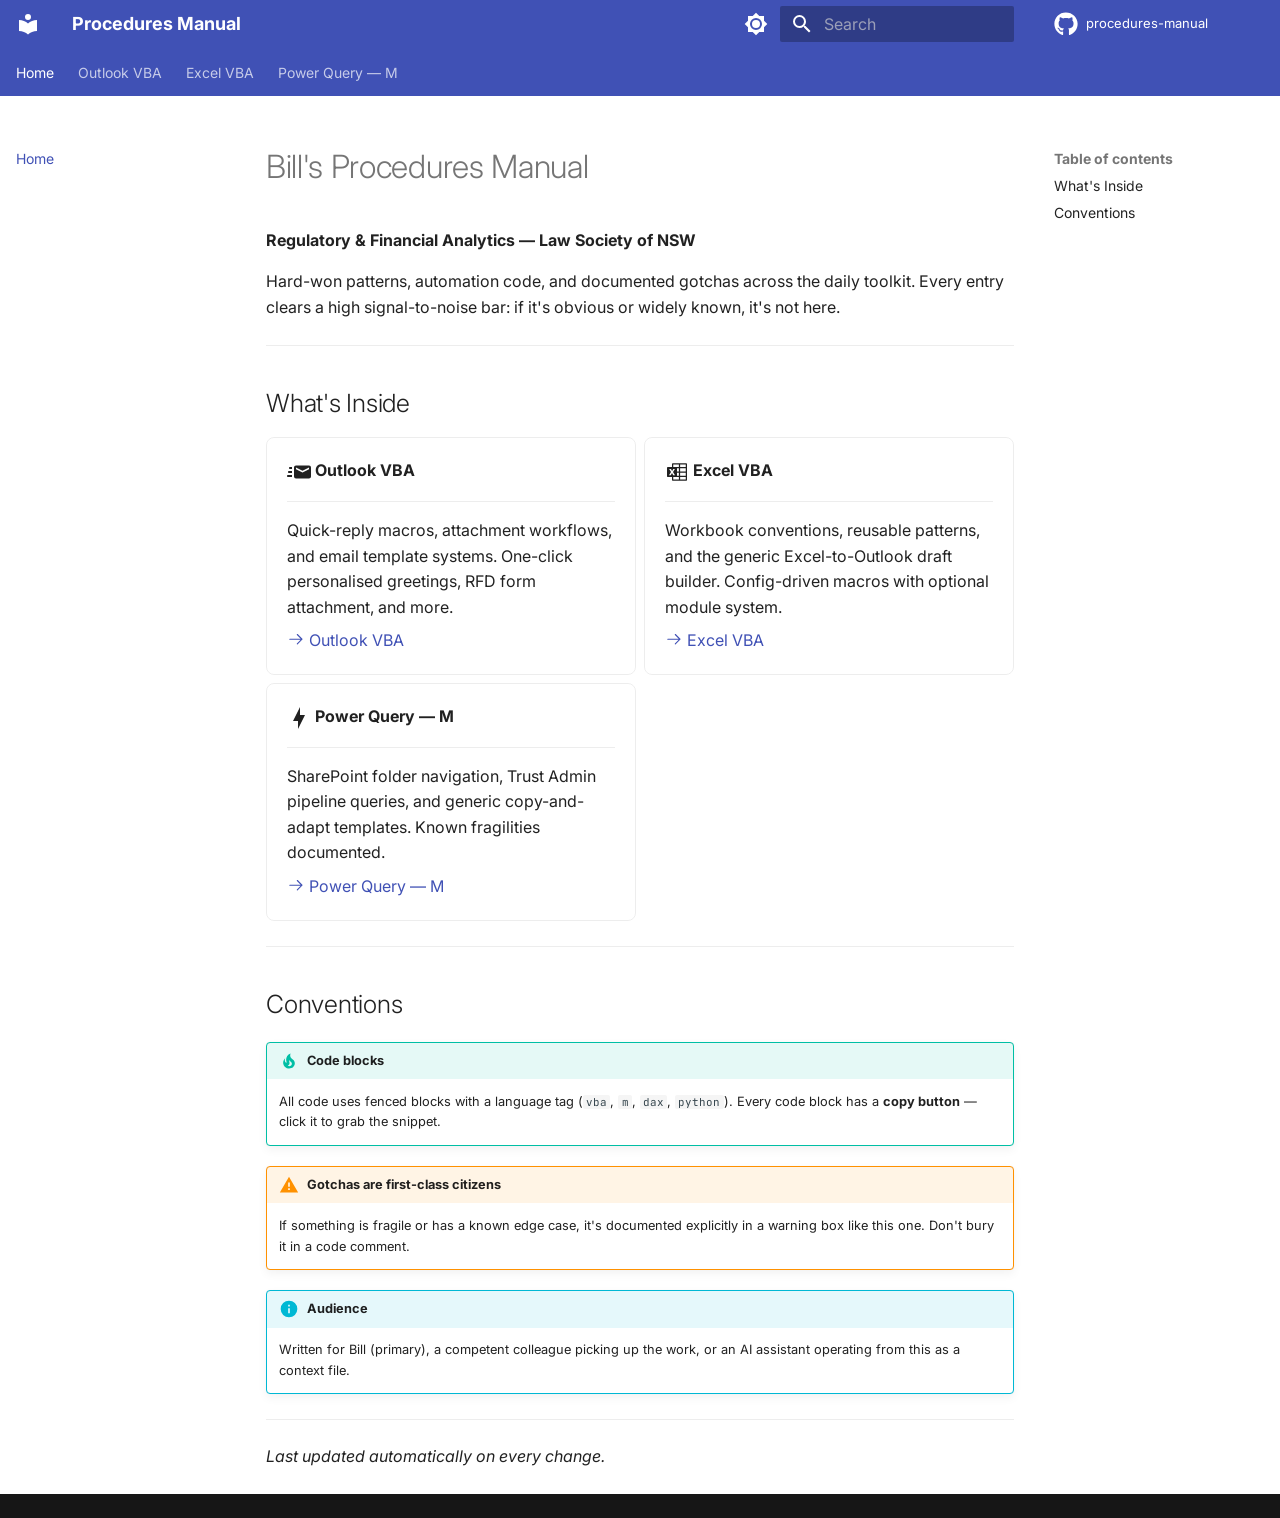
<file: index.html>
<!doctype html>
<html lang="en" class="no-js">
  <head>
    
      <meta charset="utf-8">
      <meta name="viewport" content="width=device-width,initial-scale=1">
      
        <meta name="description" content="Workflows, code patterns, and hard-won lessons for regulatory and financial analytics at the Law Society of NSW.">
      
      
      
        <link rel="canonical" href="https://bill2666.github.io/procedures-manual/">
      
      
      
        <link rel="next" href="outlook-vba/">
      
      
        
      
      
      <link rel="icon" href="assets/images/favicon.png">
      <meta name="generator" content="mkdocs-1.6.1, mkdocs-material-9.7.5">
    
    
      
        <title>Home - Procedures Manual</title>
      
    
    
      <link rel="stylesheet" href="assets/stylesheets/main.484c7ddc.min.css">
      
        
        <link rel="stylesheet" href="assets/stylesheets/palette.ab4e12ef.min.css">
      
      


    
    
      
    
    
      
        
        
        <link rel="preconnect" href="https://fonts.gstatic.com" crossorigin>
        <link rel="stylesheet" href="https://fonts.googleapis.com/css?family=Inter:300,300i,400,400i,700,700i%7CJetBrains+Mono:400,400i,700,700i&display=fallback">
        <style>:root{--md-text-font:"Inter";--md-code-font:"JetBrains Mono"}</style>
      
    
    
      <link rel="stylesheet" href="stylesheets/extra.css">
    
    <script>__md_scope=new URL(".",location),__md_hash=e=>[...e].reduce(((e,_)=>(e<<5)-e+_.charCodeAt(0)),0),__md_get=(e,_=localStorage,t=__md_scope)=>JSON.parse(_.getItem(t.pathname+"."+e)),__md_set=(e,_,t=localStorage,a=__md_scope)=>{try{t.setItem(a.pathname+"."+e,JSON.stringify(_))}catch(e){}}</script>
    
      

    
    
  </head>
  
  
    
    
      
    
    
    
    
    <body dir="ltr" data-md-color-scheme="default" data-md-color-primary="indigo" data-md-color-accent="amber">
  
    
    <input class="md-toggle" data-md-toggle="drawer" type="checkbox" id="__drawer" autocomplete="off">
    <input class="md-toggle" data-md-toggle="search" type="checkbox" id="__search" autocomplete="off">
    <label class="md-overlay" for="__drawer"></label>
    <div data-md-component="skip">
      
        
        <a href="#bills-procedures-manual" class="md-skip">
          Skip to content
        </a>
      
    </div>
    <div data-md-component="announce">
      
    </div>
    
    
      

<header class="md-header" data-md-component="header">
  <nav class="md-header__inner md-grid" aria-label="Header">
    <a href="." title="Procedures Manual" class="md-header__button md-logo" aria-label="Procedures Manual" data-md-component="logo">
      
  
  <svg xmlns="http://www.w3.org/2000/svg" viewBox="0 0 24 24"><path d="M12 8a3 3 0 0 0 3-3 3 3 0 0 0-3-3 3 3 0 0 0-3 3 3 3 0 0 0 3 3m0 3.54C9.64 9.35 6.5 8 3 8v11c3.5 0 6.64 1.35 9 3.54 2.36-2.19 5.5-3.54 9-3.54V8c-3.5 0-6.64 1.35-9 3.54"/></svg>

    </a>
    <label class="md-header__button md-icon" for="__drawer">
      
      <svg xmlns="http://www.w3.org/2000/svg" viewBox="0 0 24 24"><path d="M3 6h18v2H3zm0 5h18v2H3zm0 5h18v2H3z"/></svg>
    </label>
    <div class="md-header__title" data-md-component="header-title">
      <div class="md-header__ellipsis">
        <div class="md-header__topic">
          <span class="md-ellipsis">
            Procedures Manual
          </span>
        </div>
        <div class="md-header__topic" data-md-component="header-topic">
          <span class="md-ellipsis">
            
              Home
            
          </span>
        </div>
      </div>
    </div>
    
      
        <form class="md-header__option" data-md-component="palette">
  
    
    
    
    <input class="md-option" data-md-color-media="" data-md-color-scheme="default" data-md-color-primary="indigo" data-md-color-accent="amber"  aria-label="Switch to dark mode"  type="radio" name="__palette" id="__palette_0">
    
      <label class="md-header__button md-icon" title="Switch to dark mode" for="__palette_1" hidden>
        <svg xmlns="http://www.w3.org/2000/svg" viewBox="0 0 24 24"><path d="M12 8a4 4 0 0 0-4 4 4 4 0 0 0 4 4 4 4 0 0 0 4-4 4 4 0 0 0-4-4m0 10a6 6 0 0 1-6-6 6 6 0 0 1 6-6 6 6 0 0 1 6 6 6 6 0 0 1-6 6m8-9.31V4h-4.69L12 .69 8.69 4H4v4.69L.69 12 4 15.31V20h4.69L12 23.31 15.31 20H20v-4.69L23.31 12z"/></svg>
      </label>
    
  
    
    
    
    <input class="md-option" data-md-color-media="" data-md-color-scheme="slate" data-md-color-primary="indigo" data-md-color-accent="amber"  aria-label="Switch to light mode"  type="radio" name="__palette" id="__palette_1">
    
      <label class="md-header__button md-icon" title="Switch to light mode" for="__palette_0" hidden>
        <svg xmlns="http://www.w3.org/2000/svg" viewBox="0 0 24 24"><path d="M12 18c-.89 0-1.74-.2-2.5-.55C11.56 16.5 13 14.42 13 12s-1.44-4.5-3.5-5.45C10.26 6.2 11.11 6 12 6a6 6 0 0 1 6 6 6 6 0 0 1-6 6m8-9.31V4h-4.69L12 .69 8.69 4H4v4.69L.69 12 4 15.31V20h4.69L12 23.31 15.31 20H20v-4.69L23.31 12z"/></svg>
      </label>
    
  
</form>
      
    
    
      <script>var palette=__md_get("__palette");if(palette&&palette.color){if("(prefers-color-scheme)"===palette.color.media){var media=matchMedia("(prefers-color-scheme: light)"),input=document.querySelector(media.matches?"[data-md-color-media='(prefers-color-scheme: light)']":"[data-md-color-media='(prefers-color-scheme: dark)']");palette.color.media=input.getAttribute("data-md-color-media"),palette.color.scheme=input.getAttribute("data-md-color-scheme"),palette.color.primary=input.getAttribute("data-md-color-primary"),palette.color.accent=input.getAttribute("data-md-color-accent")}for(var[key,value]of Object.entries(palette.color))document.body.setAttribute("data-md-color-"+key,value)}</script>
    
    
    
      
      
        <label class="md-header__button md-icon" for="__search">
          
          <svg xmlns="http://www.w3.org/2000/svg" viewBox="0 0 24 24"><path d="M9.5 3A6.5 6.5 0 0 1 16 9.5c0 1.61-.59 3.09-1.56 4.23l.27.27h.79l5 5-1.5 1.5-5-5v-.79l-.27-.27A6.52 6.52 0 0 1 9.5 16 6.5 6.5 0 0 1 3 9.5 6.5 6.5 0 0 1 9.5 3m0 2C7 5 5 7 5 9.5S7 14 9.5 14 14 12 14 9.5 12 5 9.5 5"/></svg>
        </label>
        <div class="md-search" data-md-component="search" role="dialog">
  <label class="md-search__overlay" for="__search"></label>
  <div class="md-search__inner" role="search">
    <form class="md-search__form" name="search">
      <input type="text" class="md-search__input" name="query" aria-label="Search" placeholder="Search" autocapitalize="off" autocorrect="off" autocomplete="off" spellcheck="false" data-md-component="search-query" required>
      <label class="md-search__icon md-icon" for="__search">
        
        <svg xmlns="http://www.w3.org/2000/svg" viewBox="0 0 24 24"><path d="M9.5 3A6.5 6.5 0 0 1 16 9.5c0 1.61-.59 3.09-1.56 4.23l.27.27h.79l5 5-1.5 1.5-5-5v-.79l-.27-.27A6.52 6.52 0 0 1 9.5 16 6.5 6.5 0 0 1 3 9.5 6.5 6.5 0 0 1 9.5 3m0 2C7 5 5 7 5 9.5S7 14 9.5 14 14 12 14 9.5 12 5 9.5 5"/></svg>
        
        <svg xmlns="http://www.w3.org/2000/svg" viewBox="0 0 24 24"><path d="M20 11v2H8l5.5 5.5-1.42 1.42L4.16 12l7.92-7.92L13.5 5.5 8 11z"/></svg>
      </label>
      <nav class="md-search__options" aria-label="Search">
        
        <button type="reset" class="md-search__icon md-icon" title="Clear" aria-label="Clear" tabindex="-1">
          
          <svg xmlns="http://www.w3.org/2000/svg" viewBox="0 0 24 24"><path d="M19 6.41 17.59 5 12 10.59 6.41 5 5 6.41 10.59 12 5 17.59 6.41 19 12 13.41 17.59 19 19 17.59 13.41 12z"/></svg>
        </button>
      </nav>
      
        <div class="md-search__suggest" data-md-component="search-suggest"></div>
      
    </form>
    <div class="md-search__output">
      <div class="md-search__scrollwrap" tabindex="0" data-md-scrollfix>
        <div class="md-search-result" data-md-component="search-result">
          <div class="md-search-result__meta">
            Initializing search
          </div>
          <ol class="md-search-result__list" role="presentation"></ol>
        </div>
      </div>
    </div>
  </div>
</div>
      
    
    
      <div class="md-header__source">
        <a href="https://github.com/bill2666/procedures-manual" title="Go to repository" class="md-source" data-md-component="source">
  <div class="md-source__icon md-icon">
    
    <svg xmlns="http://www.w3.org/2000/svg" viewBox="0 0 512 512"><!--! Font Awesome Free 7.1.0 by @fontawesome - https://fontawesome.com License - https://fontawesome.com/license/free (Icons: CC BY 4.0, Fonts: SIL OFL 1.1, Code: MIT License) Copyright 2025 Fonticons, Inc.--><path d="M173.9 397.4c0 2-2.3 3.6-5.2 3.6-3.3.3-5.6-1.3-5.6-3.6 0-2 2.3-3.6 5.2-3.6 3-.3 5.6 1.3 5.6 3.6m-31.1-4.5c-.7 2 1.3 4.3 4.3 4.9 2.6 1 5.6 0 6.2-2s-1.3-4.3-4.3-5.2c-2.6-.7-5.5.3-6.2 2.3m44.2-1.7c-2.9.7-4.9 2.6-4.6 4.9.3 2 2.9 3.3 5.9 2.6 2.9-.7 4.9-2.6 4.6-4.6-.3-1.9-3-3.2-5.9-2.9M252.8 8C114.1 8 8 113.3 8 252c0 110.9 69.8 205.8 169.5 239.2 12.8 2.3 17.3-5.6 17.3-12.1 0-6.2-.3-40.4-.3-61.4 0 0-70 15-84.7-29.8 0 0-11.4-29.1-27.8-36.6 0 0-22.9-15.7 1.6-15.4 0 0 24.9 2 38.6 25.8 21.9 38.6 58.6 27.5 72.9 20.9 2.3-16 8.8-27.1 16-33.7-55.9-6.2-112.3-14.3-112.3-110.5 0-27.5 7.6-41.3 23.6-58.9-2.6-6.5-11.1-33.3 2.6-67.9 20.9-6.5 69 27 69 27 20-5.6 41.5-8.5 62.8-8.5s42.8 2.9 62.8 8.5c0 0 48.1-33.6 69-27 13.7 34.7 5.2 61.4 2.6 67.9 16 17.7 25.8 31.5 25.8 58.9 0 96.5-58.9 104.2-114.8 110.5 9.2 7.9 17 22.9 17 46.4 0 33.7-.3 75.4-.3 83.6 0 6.5 4.6 14.4 17.3 12.1C436.2 457.8 504 362.9 504 252 504 113.3 391.5 8 252.8 8M105.2 352.9c-1.3 1-1 3.3.7 5.2 1.6 1.6 3.9 2.3 5.2 1 1.3-1 1-3.3-.7-5.2-1.6-1.6-3.9-2.3-5.2-1m-10.8-8.1c-.7 1.3.3 2.9 2.3 3.9 1.6 1 3.6.7 4.3-.7.7-1.3-.3-2.9-2.3-3.9-2-.6-3.6-.3-4.3.7m32.4 35.6c-1.6 1.3-1 4.3 1.3 6.2 2.3 2.3 5.2 2.6 6.5 1 1.3-1.3.7-4.3-1.3-6.2-2.2-2.3-5.2-2.6-6.5-1m-11.4-14.7c-1.6 1-1.6 3.6 0 5.9s4.3 3.3 5.6 2.3c1.6-1.3 1.6-3.9 0-6.2-1.4-2.3-4-3.3-5.6-2"/></svg>
  </div>
  <div class="md-source__repository">
    procedures-manual
  </div>
</a>
      </div>
    
  </nav>
  
</header>
    
    <div class="md-container" data-md-component="container">
      
      
        
          
            
<nav class="md-tabs" aria-label="Tabs" data-md-component="tabs">
  <div class="md-grid">
    <ul class="md-tabs__list">
      
        
  
  
  
    
  
  
    <li class="md-tabs__item md-tabs__item--active">
      <a href="." class="md-tabs__link">
        
  
  
    
  
  Home

      </a>
    </li>
  

      
        
  
  
  
  
    
    
      <li class="md-tabs__item">
        <a href="outlook-vba/" class="md-tabs__link">
          
  
  
  Outlook VBA

        </a>
      </li>
    
  

      
        
  
  
  
  
    
    
      <li class="md-tabs__item">
        <a href="excel-vba/" class="md-tabs__link">
          
  
  
  Excel VBA

        </a>
      </li>
    
  

      
        
  
  
  
  
    
    
      <li class="md-tabs__item">
        <a href="power-query/" class="md-tabs__link">
          
  
  
  Power Query — M

        </a>
      </li>
    
  

      
    </ul>
  </div>
</nav>
          
        
      
      <main class="md-main" data-md-component="main">
        <div class="md-main__inner md-grid">
          
            
              
              <div class="md-sidebar md-sidebar--primary" data-md-component="sidebar" data-md-type="navigation" >
                <div class="md-sidebar__scrollwrap">
                  <div class="md-sidebar__inner">
                    


  


<nav class="md-nav md-nav--primary md-nav--lifted" aria-label="Navigation" data-md-level="0">
  <label class="md-nav__title" for="__drawer">
    <a href="." title="Procedures Manual" class="md-nav__button md-logo" aria-label="Procedures Manual" data-md-component="logo">
      
  
  <svg xmlns="http://www.w3.org/2000/svg" viewBox="0 0 24 24"><path d="M12 8a3 3 0 0 0 3-3 3 3 0 0 0-3-3 3 3 0 0 0-3 3 3 3 0 0 0 3 3m0 3.54C9.64 9.35 6.5 8 3 8v11c3.5 0 6.64 1.35 9 3.54 2.36-2.19 5.5-3.54 9-3.54V8c-3.5 0-6.64 1.35-9 3.54"/></svg>

    </a>
    Procedures Manual
  </label>
  
    <div class="md-nav__source">
      <a href="https://github.com/bill2666/procedures-manual" title="Go to repository" class="md-source" data-md-component="source">
  <div class="md-source__icon md-icon">
    
    <svg xmlns="http://www.w3.org/2000/svg" viewBox="0 0 512 512"><!--! Font Awesome Free 7.1.0 by @fontawesome - https://fontawesome.com License - https://fontawesome.com/license/free (Icons: CC BY 4.0, Fonts: SIL OFL 1.1, Code: MIT License) Copyright 2025 Fonticons, Inc.--><path d="M173.9 397.4c0 2-2.3 3.6-5.2 3.6-3.3.3-5.6-1.3-5.6-3.6 0-2 2.3-3.6 5.2-3.6 3-.3 5.6 1.3 5.6 3.6m-31.1-4.5c-.7 2 1.3 4.3 4.3 4.9 2.6 1 5.6 0 6.2-2s-1.3-4.3-4.3-5.2c-2.6-.7-5.5.3-6.2 2.3m44.2-1.7c-2.9.7-4.9 2.6-4.6 4.9.3 2 2.9 3.3 5.9 2.6 2.9-.7 4.9-2.6 4.6-4.6-.3-1.9-3-3.2-5.9-2.9M252.8 8C114.1 8 8 113.3 8 252c0 110.9 69.8 205.8 169.5 239.2 12.8 2.3 17.3-5.6 17.3-12.1 0-6.2-.3-40.4-.3-61.4 0 0-70 15-84.7-29.8 0 0-11.4-29.1-27.8-36.6 0 0-22.9-15.7 1.6-15.4 0 0 24.9 2 38.6 25.8 21.9 38.6 58.6 27.5 72.9 20.9 2.3-16 8.8-27.1 16-33.7-55.9-6.2-112.3-14.3-112.3-110.5 0-27.5 7.6-41.3 23.6-58.9-2.6-6.5-11.1-33.3 2.6-67.9 20.9-6.5 69 27 69 27 20-5.6 41.5-8.5 62.8-8.5s42.8 2.9 62.8 8.5c0 0 48.1-33.6 69-27 13.7 34.7 5.2 61.4 2.6 67.9 16 17.7 25.8 31.5 25.8 58.9 0 96.5-58.9 104.2-114.8 110.5 9.2 7.9 17 22.9 17 46.4 0 33.7-.3 75.4-.3 83.6 0 6.5 4.6 14.4 17.3 12.1C436.2 457.8 504 362.9 504 252 504 113.3 391.5 8 252.8 8M105.2 352.9c-1.3 1-1 3.3.7 5.2 1.6 1.6 3.9 2.3 5.2 1 1.3-1 1-3.3-.7-5.2-1.6-1.6-3.9-2.3-5.2-1m-10.8-8.1c-.7 1.3.3 2.9 2.3 3.9 1.6 1 3.6.7 4.3-.7.7-1.3-.3-2.9-2.3-3.9-2-.6-3.6-.3-4.3.7m32.4 35.6c-1.6 1.3-1 4.3 1.3 6.2 2.3 2.3 5.2 2.6 6.5 1 1.3-1.3.7-4.3-1.3-6.2-2.2-2.3-5.2-2.6-6.5-1m-11.4-14.7c-1.6 1-1.6 3.6 0 5.9s4.3 3.3 5.6 2.3c1.6-1.3 1.6-3.9 0-6.2-1.4-2.3-4-3.3-5.6-2"/></svg>
  </div>
  <div class="md-source__repository">
    procedures-manual
  </div>
</a>
    </div>
  
  <ul class="md-nav__list" data-md-scrollfix>
    
      
      
  
  
    
  
  
  
    <li class="md-nav__item md-nav__item--active">
      
      <input class="md-nav__toggle md-toggle" type="checkbox" id="__toc">
      
      
        
      
      
        <label class="md-nav__link md-nav__link--active" for="__toc">
          
  
  
  <span class="md-ellipsis">
    
  
    Home
  

    
  </span>
  
  

          <span class="md-nav__icon md-icon"></span>
        </label>
      
      <a href="." class="md-nav__link md-nav__link--active">
        
  
  
  <span class="md-ellipsis">
    
  
    Home
  

    
  </span>
  
  

      </a>
      
        

<nav class="md-nav md-nav--secondary" aria-label="Table of contents">
  
  
  
    
  
  
    <label class="md-nav__title" for="__toc">
      <span class="md-nav__icon md-icon"></span>
      Table of contents
    </label>
    <ul class="md-nav__list" data-md-component="toc" data-md-scrollfix>
      
        <li class="md-nav__item">
  <a href="#whats-inside" class="md-nav__link">
    <span class="md-ellipsis">
      
        What's Inside
      
    </span>
  </a>
  
</li>
      
        <li class="md-nav__item">
  <a href="#conventions" class="md-nav__link">
    <span class="md-ellipsis">
      
        Conventions
      
    </span>
  </a>
  
</li>
      
    </ul>
  
</nav>
      
    </li>
  

    
      
      
  
  
  
  
    
    
    
    
      
      
        
      
    
    
    <li class="md-nav__item md-nav__item--nested">
      
        
        
          
        
        <input class="md-nav__toggle md-toggle md-toggle--indeterminate" type="checkbox" id="__nav_2" >
        
          
          <label class="md-nav__link" for="__nav_2" id="__nav_2_label" tabindex="0">
            
  
  
  <span class="md-ellipsis">
    
  
    Outlook VBA
  

    
  </span>
  
  

            <span class="md-nav__icon md-icon"></span>
          </label>
        
        <nav class="md-nav" data-md-level="1" aria-labelledby="__nav_2_label" aria-expanded="false">
          <label class="md-nav__title" for="__nav_2">
            <span class="md-nav__icon md-icon"></span>
            
  
    Outlook VBA
  

          </label>
          <ul class="md-nav__list" data-md-scrollfix>
            
              
                
  
  
  
  
    <li class="md-nav__item">
      <a href="outlook-vba/" class="md-nav__link">
        
  
  
  <span class="md-ellipsis">
    
  
    Outlook VBA
  

    
  </span>
  
  

      </a>
    </li>
  

              
            
              
                
  
  
  
  
    <li class="md-nav__item">
      <a href="outlook-vba/quick-reply-greeting/" class="md-nav__link">
        
  
  
  <span class="md-ellipsis">
    
  
    Quick Reply with First Name Greeting
  

    
  </span>
  
  

      </a>
    </li>
  

              
            
          </ul>
        </nav>
      
    </li>
  

    
      
      
  
  
  
  
    
    
    
    
      
      
        
      
    
    
    <li class="md-nav__item md-nav__item--nested">
      
        
        
          
        
        <input class="md-nav__toggle md-toggle md-toggle--indeterminate" type="checkbox" id="__nav_3" >
        
          
          <label class="md-nav__link" for="__nav_3" id="__nav_3_label" tabindex="0">
            
  
  
  <span class="md-ellipsis">
    
  
    Excel VBA
  

    
  </span>
  
  

            <span class="md-nav__icon md-icon"></span>
          </label>
        
        <nav class="md-nav" data-md-level="1" aria-labelledby="__nav_3_label" aria-expanded="false">
          <label class="md-nav__title" for="__nav_3">
            <span class="md-nav__icon md-icon"></span>
            
  
    Excel VBA
  

          </label>
          <ul class="md-nav__list" data-md-scrollfix>
            
              
                
  
  
  
  
    <li class="md-nav__item">
      <a href="excel-vba/" class="md-nav__link">
        
  
  
  <span class="md-ellipsis">
    
  
    Excel VBA
  

    
  </span>
  
  

      </a>
    </li>
  

              
            
          </ul>
        </nav>
      
    </li>
  

    
      
      
  
  
  
  
    
    
    
    
      
      
        
      
    
    
    <li class="md-nav__item md-nav__item--nested">
      
        
        
          
        
        <input class="md-nav__toggle md-toggle md-toggle--indeterminate" type="checkbox" id="__nav_4" >
        
          
          <label class="md-nav__link" for="__nav_4" id="__nav_4_label" tabindex="0">
            
  
  
  <span class="md-ellipsis">
    
  
    Power Query — M
  

    
  </span>
  
  

            <span class="md-nav__icon md-icon"></span>
          </label>
        
        <nav class="md-nav" data-md-level="1" aria-labelledby="__nav_4_label" aria-expanded="false">
          <label class="md-nav__title" for="__nav_4">
            <span class="md-nav__icon md-icon"></span>
            
  
    Power Query — M
  

          </label>
          <ul class="md-nav__list" data-md-scrollfix>
            
              
                
  
  
  
  
    <li class="md-nav__item">
      <a href="power-query/" class="md-nav__link">
        
  
  
  <span class="md-ellipsis">
    
  
    Power Query — M
  

    
  </span>
  
  

      </a>
    </li>
  

              
            
          </ul>
        </nav>
      
    </li>
  

    
  </ul>
</nav>
                  </div>
                </div>
              </div>
            
            
              
              <div class="md-sidebar md-sidebar--secondary" data-md-component="sidebar" data-md-type="toc" >
                <div class="md-sidebar__scrollwrap">
                  <div class="md-sidebar__inner">
                    

<nav class="md-nav md-nav--secondary" aria-label="Table of contents">
  
  
  
    
  
  
    <label class="md-nav__title" for="__toc">
      <span class="md-nav__icon md-icon"></span>
      Table of contents
    </label>
    <ul class="md-nav__list" data-md-component="toc" data-md-scrollfix>
      
        <li class="md-nav__item">
  <a href="#whats-inside" class="md-nav__link">
    <span class="md-ellipsis">
      
        What's Inside
      
    </span>
  </a>
  
</li>
      
        <li class="md-nav__item">
  <a href="#conventions" class="md-nav__link">
    <span class="md-ellipsis">
      
        Conventions
      
    </span>
  </a>
  
</li>
      
    </ul>
  
</nav>
                  </div>
                </div>
              </div>
            
          
          
            <div class="md-content" data-md-component="content">
              
              <article class="md-content__inner md-typeset">
                
                  


  
  


<h1 id="bills-procedures-manual">Bill's Procedures Manual<a class="headerlink" href="#bills-procedures-manual" title="Permanent link">&para;</a></h1>
<p><strong>Regulatory &amp; Financial Analytics — Law Society of NSW</strong></p>
<p>Hard-won patterns, automation code, and documented gotchas across the daily toolkit. Every entry clears a high signal-to-noise bar: if it's obvious or widely known, it's not here.</p>
<hr />
<h2 id="whats-inside">What's Inside<a class="headerlink" href="#whats-inside" title="Permanent link">&para;</a></h2>
<div class="grid cards">
<ul>
<li>
<p><span class="twemoji lg middle"><svg xmlns="http://www.w3.org/2000/svg" viewBox="0 0 24 24"><path d="M22 5.5H9c-1.1 0-2 .9-2 2v9a2 2 0 0 0 2 2h13c1.11 0 2-.89 2-2v-9a2 2 0 0 0-2-2m0 3.67-6.5 3.33L9 9.17V7.5l6.5 3.31L22 7.5zM5 16.5c0 .17.03.33.05.5H1c-.552 0-1-.45-1-1s.448-1 1-1h4zM3 7h2.05c-.02.17-.05.33-.05.5V9H3c-.55 0-1-.45-1-1s.45-1 1-1m-2 5c0-.55.45-1 1-1h3v2H2c-.55 0-1-.45-1-1"/></svg></span> <strong>Outlook VBA</strong></p>
<hr />
<p>Quick-reply macros, attachment workflows, and email template systems. One-click personalised greetings, RFD form attachment, and more.</p>
<p><a href="outlook-vba/"><span class="twemoji"><svg xmlns="http://www.w3.org/2000/svg" viewBox="0 0 24 24"><path d="M13.22 19.03a.75.75 0 0 1 0-1.06L18.19 13H3.75a.75.75 0 0 1 0-1.5h14.44l-4.97-4.97a.749.749 0 0 1 .326-1.275.75.75 0 0 1 .734.215l6.25 6.25a.75.75 0 0 1 0 1.06l-6.25 6.25a.75.75 0 0 1-1.06 0"/></svg></span> Outlook VBA</a></p>
</li>
<li>
<p><span class="twemoji lg middle"><svg xmlns="http://www.w3.org/2000/svg" viewBox="0 0 24 24"><path d="M21.17 3.25q.33 0 .59.25.24.24.24.58v15.84q0 .34-.24.58-.26.25-.59.25H7.83q-.33 0-.59-.25-.24-.24-.24-.58V17H2.83q-.33 0-.59-.24Q2 16.5 2 16.17V7.83q0-.33.24-.59Q2.5 7 2.83 7H7V4.08q0-.34.24-.58.26-.25.59-.25M7 13.06l1.18 2.22h1.79L8 12.06l1.93-3.17H8.22L7.13 10.9l-.04.06-.03.07q-.26-.53-.56-1.07-.25-.53-.53-1.07H4.16l1.89 3.19L4 15.28h1.78m8.1 4.22V17H8.25v2.5m5.63-3.75v-3.12H12v3.12m1.88-4.37V8.25H12v3.13M13.88 7V4.5H8.25V7m12.5 12.5V17h-5.62v2.5m5.62-3.75v-3.12h-5.62v3.12m5.62-4.37V8.25h-5.62v3.13M20.75 7V4.5h-5.62V7Z"/></svg></span> <strong>Excel VBA</strong></p>
<hr />
<p>Workbook conventions, reusable patterns, and the generic Excel-to-Outlook draft builder. Config-driven macros with optional module system.</p>
<p><a href="excel-vba/"><span class="twemoji"><svg xmlns="http://www.w3.org/2000/svg" viewBox="0 0 24 24"><path d="M13.22 19.03a.75.75 0 0 1 0-1.06L18.19 13H3.75a.75.75 0 0 1 0-1.5h14.44l-4.97-4.97a.749.749 0 0 1 .326-1.275.75.75 0 0 1 .734.215l6.25 6.25a.75.75 0 0 1 0 1.06l-6.25 6.25a.75.75 0 0 1-1.06 0"/></svg></span> Excel VBA</a></p>
</li>
<li>
<p><span class="twemoji lg middle"><svg xmlns="http://www.w3.org/2000/svg" viewBox="0 0 24 24"><path d="M11 15H6l7-14v8h5l-7 14z"/></svg></span> <strong>Power Query — M</strong></p>
<hr />
<p>SharePoint folder navigation, Trust Admin pipeline queries, and generic copy-and-adapt templates. Known fragilities documented.</p>
<p><a href="power-query/"><span class="twemoji"><svg xmlns="http://www.w3.org/2000/svg" viewBox="0 0 24 24"><path d="M13.22 19.03a.75.75 0 0 1 0-1.06L18.19 13H3.75a.75.75 0 0 1 0-1.5h14.44l-4.97-4.97a.749.749 0 0 1 .326-1.275.75.75 0 0 1 .734.215l6.25 6.25a.75.75 0 0 1 0 1.06l-6.25 6.25a.75.75 0 0 1-1.06 0"/></svg></span> Power Query — M</a></p>
</li>
</ul>
</div>
<hr />
<h2 id="conventions">Conventions<a class="headerlink" href="#conventions" title="Permanent link">&para;</a></h2>
<div class="admonition tip">
<p class="admonition-title">Code blocks</p>
<p>All code uses fenced blocks with a language tag (<code>vba</code>, <code>m</code>, <code>dax</code>, <code>python</code>).
Every code block has a <strong>copy button</strong> — click it to grab the snippet.</p>
</div>
<div class="admonition warning">
<p class="admonition-title">Gotchas are first-class citizens</p>
<p>If something is fragile or has a known edge case, it's documented explicitly
in a warning box like this one. Don't bury it in a code comment.</p>
</div>
<div class="admonition info">
<p class="admonition-title">Audience</p>
<p>Written for Bill (primary), a competent colleague picking up the work,
or an AI assistant operating from this as a context file.</p>
</div>
<hr />
<p><em>Last updated automatically on every change.</em></p>







  
  






                
              </article>
            </div>
          
          
<script>var target=document.getElementById(location.hash.slice(1));target&&target.name&&(target.checked=target.name.startsWith("__tabbed_"))</script>
        </div>
        
          <button type="button" class="md-top md-icon" data-md-component="top" hidden>
  
  <svg xmlns="http://www.w3.org/2000/svg" viewBox="0 0 24 24"><path d="M13 20h-2V8l-5.5 5.5-1.42-1.42L12 4.16l7.92 7.92-1.42 1.42L13 8z"/></svg>
  Back to top
</button>
        
      </main>
      
        <footer class="md-footer">
  
  <div class="md-footer-meta md-typeset">
    <div class="md-footer-meta__inner md-grid">
      <div class="md-copyright">
  
  
</div>
      
    </div>
  </div>
</footer>
      
    </div>
    <div class="md-dialog" data-md-component="dialog">
      <div class="md-dialog__inner md-typeset"></div>
    </div>
    
    
    
      
      
      <script id="__config" type="application/json">{"annotate": null, "base": ".", "features": ["navigation.instant", "navigation.tracking", "navigation.tabs", "navigation.sections", "navigation.expand", "navigation.top", "search.suggest", "search.highlight", "content.code.copy", "content.code.annotate", "toc.follow"], "search": "assets/javascripts/workers/search.2c215733.min.js", "tags": null, "translations": {"clipboard.copied": "Copied to clipboard", "clipboard.copy": "Copy to clipboard", "search.result.more.one": "1 more on this page", "search.result.more.other": "# more on this page", "search.result.none": "No matching documents", "search.result.one": "1 matching document", "search.result.other": "# matching documents", "search.result.placeholder": "Type to start searching", "search.result.term.missing": "Missing", "select.version": "Select version"}, "version": null}</script>
    
    
      <script src="assets/javascripts/bundle.79ae519e.min.js"></script>
      
    
  </body>
</html>
</file>
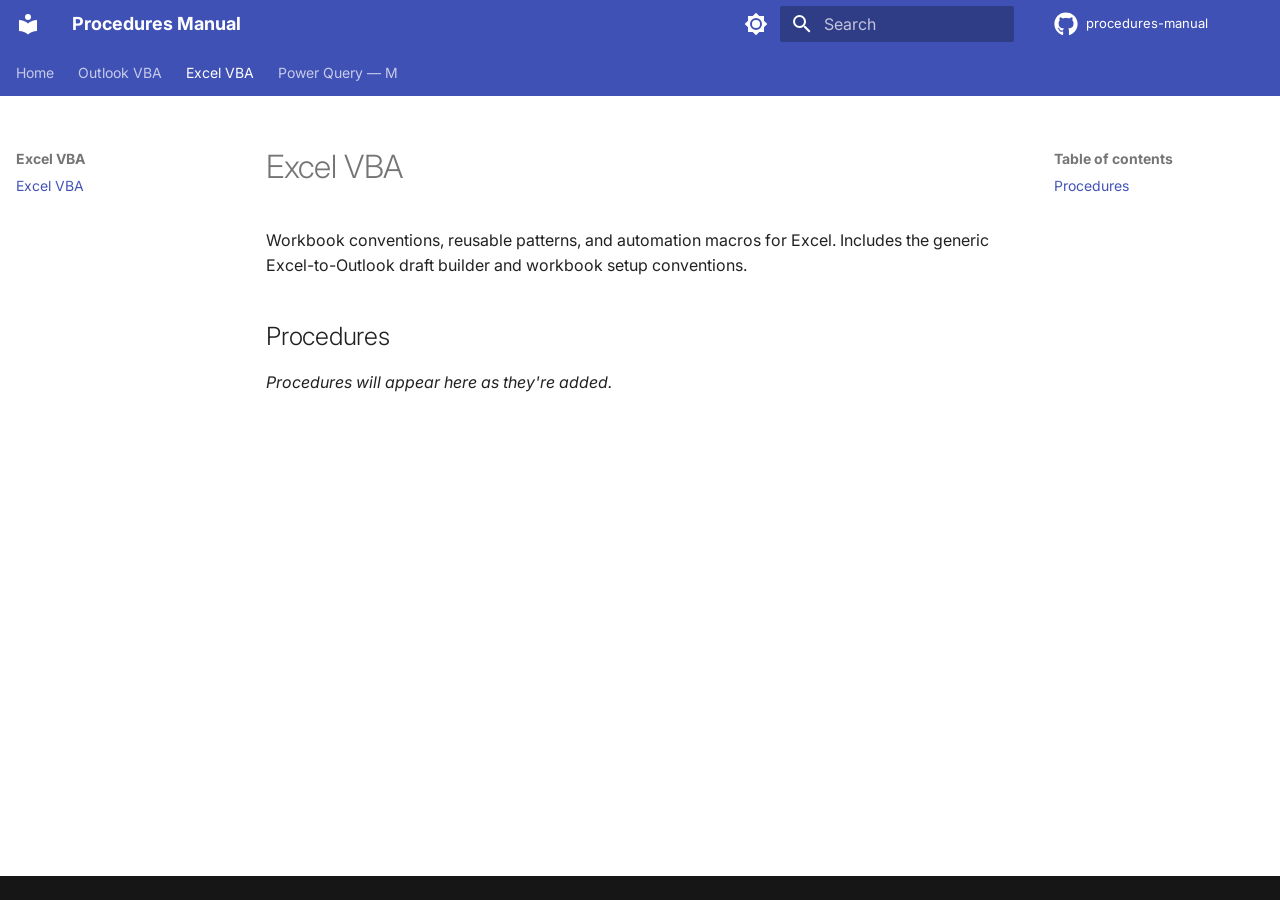
<file: excel-vba/index.html>
<!doctype html>
<html lang="en" class="no-js">
  <head>
    
      <meta charset="utf-8">
      <meta name="viewport" content="width=device-width,initial-scale=1">
      
        <meta name="description" content="Workflows, code patterns, and hard-won lessons for regulatory and financial analytics at the Law Society of NSW.">
      
      
      
        <link rel="canonical" href="https://bill2666.github.io/procedures-manual/excel-vba/">
      
      
        <link rel="prev" href="../outlook-vba/quick-reply-greeting/">
      
      
        <link rel="next" href="../power-query/">
      
      
        
      
      
      <link rel="icon" href="../assets/images/favicon.png">
      <meta name="generator" content="mkdocs-1.6.1, mkdocs-material-9.7.5">
    
    
      
        <title>Excel VBA - Procedures Manual</title>
      
    
    
      <link rel="stylesheet" href="../assets/stylesheets/main.484c7ddc.min.css">
      
        
        <link rel="stylesheet" href="../assets/stylesheets/palette.ab4e12ef.min.css">
      
      


    
    
      
    
    
      
        
        
        <link rel="preconnect" href="https://fonts.gstatic.com" crossorigin>
        <link rel="stylesheet" href="https://fonts.googleapis.com/css?family=Inter:300,300i,400,400i,700,700i%7CJetBrains+Mono:400,400i,700,700i&display=fallback">
        <style>:root{--md-text-font:"Inter";--md-code-font:"JetBrains Mono"}</style>
      
    
    
      <link rel="stylesheet" href="../stylesheets/extra.css">
    
    <script>__md_scope=new URL("..",location),__md_hash=e=>[...e].reduce(((e,_)=>(e<<5)-e+_.charCodeAt(0)),0),__md_get=(e,_=localStorage,t=__md_scope)=>JSON.parse(_.getItem(t.pathname+"."+e)),__md_set=(e,_,t=localStorage,a=__md_scope)=>{try{t.setItem(a.pathname+"."+e,JSON.stringify(_))}catch(e){}}</script>
    
      

    
    
  </head>
  
  
    
    
      
    
    
    
    
    <body dir="ltr" data-md-color-scheme="default" data-md-color-primary="indigo" data-md-color-accent="amber">
  
    
    <input class="md-toggle" data-md-toggle="drawer" type="checkbox" id="__drawer" autocomplete="off">
    <input class="md-toggle" data-md-toggle="search" type="checkbox" id="__search" autocomplete="off">
    <label class="md-overlay" for="__drawer"></label>
    <div data-md-component="skip">
      
        
        <a href="#excel-vba" class="md-skip">
          Skip to content
        </a>
      
    </div>
    <div data-md-component="announce">
      
    </div>
    
    
      

<header class="md-header" data-md-component="header">
  <nav class="md-header__inner md-grid" aria-label="Header">
    <a href=".." title="Procedures Manual" class="md-header__button md-logo" aria-label="Procedures Manual" data-md-component="logo">
      
  
  <svg xmlns="http://www.w3.org/2000/svg" viewBox="0 0 24 24"><path d="M12 8a3 3 0 0 0 3-3 3 3 0 0 0-3-3 3 3 0 0 0-3 3 3 3 0 0 0 3 3m0 3.54C9.64 9.35 6.5 8 3 8v11c3.5 0 6.64 1.35 9 3.54 2.36-2.19 5.5-3.54 9-3.54V8c-3.5 0-6.64 1.35-9 3.54"/></svg>

    </a>
    <label class="md-header__button md-icon" for="__drawer">
      
      <svg xmlns="http://www.w3.org/2000/svg" viewBox="0 0 24 24"><path d="M3 6h18v2H3zm0 5h18v2H3zm0 5h18v2H3z"/></svg>
    </label>
    <div class="md-header__title" data-md-component="header-title">
      <div class="md-header__ellipsis">
        <div class="md-header__topic">
          <span class="md-ellipsis">
            Procedures Manual
          </span>
        </div>
        <div class="md-header__topic" data-md-component="header-topic">
          <span class="md-ellipsis">
            
              Excel VBA
            
          </span>
        </div>
      </div>
    </div>
    
      
        <form class="md-header__option" data-md-component="palette">
  
    
    
    
    <input class="md-option" data-md-color-media="" data-md-color-scheme="default" data-md-color-primary="indigo" data-md-color-accent="amber"  aria-label="Switch to dark mode"  type="radio" name="__palette" id="__palette_0">
    
      <label class="md-header__button md-icon" title="Switch to dark mode" for="__palette_1" hidden>
        <svg xmlns="http://www.w3.org/2000/svg" viewBox="0 0 24 24"><path d="M12 8a4 4 0 0 0-4 4 4 4 0 0 0 4 4 4 4 0 0 0 4-4 4 4 0 0 0-4-4m0 10a6 6 0 0 1-6-6 6 6 0 0 1 6-6 6 6 0 0 1 6 6 6 6 0 0 1-6 6m8-9.31V4h-4.69L12 .69 8.69 4H4v4.69L.69 12 4 15.31V20h4.69L12 23.31 15.31 20H20v-4.69L23.31 12z"/></svg>
      </label>
    
  
    
    
    
    <input class="md-option" data-md-color-media="" data-md-color-scheme="slate" data-md-color-primary="indigo" data-md-color-accent="amber"  aria-label="Switch to light mode"  type="radio" name="__palette" id="__palette_1">
    
      <label class="md-header__button md-icon" title="Switch to light mode" for="__palette_0" hidden>
        <svg xmlns="http://www.w3.org/2000/svg" viewBox="0 0 24 24"><path d="M12 18c-.89 0-1.74-.2-2.5-.55C11.56 16.5 13 14.42 13 12s-1.44-4.5-3.5-5.45C10.26 6.2 11.11 6 12 6a6 6 0 0 1 6 6 6 6 0 0 1-6 6m8-9.31V4h-4.69L12 .69 8.69 4H4v4.69L.69 12 4 15.31V20h4.69L12 23.31 15.31 20H20v-4.69L23.31 12z"/></svg>
      </label>
    
  
</form>
      
    
    
      <script>var palette=__md_get("__palette");if(palette&&palette.color){if("(prefers-color-scheme)"===palette.color.media){var media=matchMedia("(prefers-color-scheme: light)"),input=document.querySelector(media.matches?"[data-md-color-media='(prefers-color-scheme: light)']":"[data-md-color-media='(prefers-color-scheme: dark)']");palette.color.media=input.getAttribute("data-md-color-media"),palette.color.scheme=input.getAttribute("data-md-color-scheme"),palette.color.primary=input.getAttribute("data-md-color-primary"),palette.color.accent=input.getAttribute("data-md-color-accent")}for(var[key,value]of Object.entries(palette.color))document.body.setAttribute("data-md-color-"+key,value)}</script>
    
    
    
      
      
        <label class="md-header__button md-icon" for="__search">
          
          <svg xmlns="http://www.w3.org/2000/svg" viewBox="0 0 24 24"><path d="M9.5 3A6.5 6.5 0 0 1 16 9.5c0 1.61-.59 3.09-1.56 4.23l.27.27h.79l5 5-1.5 1.5-5-5v-.79l-.27-.27A6.52 6.52 0 0 1 9.5 16 6.5 6.5 0 0 1 3 9.5 6.5 6.5 0 0 1 9.5 3m0 2C7 5 5 7 5 9.5S7 14 9.5 14 14 12 14 9.5 12 5 9.5 5"/></svg>
        </label>
        <div class="md-search" data-md-component="search" role="dialog">
  <label class="md-search__overlay" for="__search"></label>
  <div class="md-search__inner" role="search">
    <form class="md-search__form" name="search">
      <input type="text" class="md-search__input" name="query" aria-label="Search" placeholder="Search" autocapitalize="off" autocorrect="off" autocomplete="off" spellcheck="false" data-md-component="search-query" required>
      <label class="md-search__icon md-icon" for="__search">
        
        <svg xmlns="http://www.w3.org/2000/svg" viewBox="0 0 24 24"><path d="M9.5 3A6.5 6.5 0 0 1 16 9.5c0 1.61-.59 3.09-1.56 4.23l.27.27h.79l5 5-1.5 1.5-5-5v-.79l-.27-.27A6.52 6.52 0 0 1 9.5 16 6.5 6.5 0 0 1 3 9.5 6.5 6.5 0 0 1 9.5 3m0 2C7 5 5 7 5 9.5S7 14 9.5 14 14 12 14 9.5 12 5 9.5 5"/></svg>
        
        <svg xmlns="http://www.w3.org/2000/svg" viewBox="0 0 24 24"><path d="M20 11v2H8l5.5 5.5-1.42 1.42L4.16 12l7.92-7.92L13.5 5.5 8 11z"/></svg>
      </label>
      <nav class="md-search__options" aria-label="Search">
        
        <button type="reset" class="md-search__icon md-icon" title="Clear" aria-label="Clear" tabindex="-1">
          
          <svg xmlns="http://www.w3.org/2000/svg" viewBox="0 0 24 24"><path d="M19 6.41 17.59 5 12 10.59 6.41 5 5 6.41 10.59 12 5 17.59 6.41 19 12 13.41 17.59 19 19 17.59 13.41 12z"/></svg>
        </button>
      </nav>
      
        <div class="md-search__suggest" data-md-component="search-suggest"></div>
      
    </form>
    <div class="md-search__output">
      <div class="md-search__scrollwrap" tabindex="0" data-md-scrollfix>
        <div class="md-search-result" data-md-component="search-result">
          <div class="md-search-result__meta">
            Initializing search
          </div>
          <ol class="md-search-result__list" role="presentation"></ol>
        </div>
      </div>
    </div>
  </div>
</div>
      
    
    
      <div class="md-header__source">
        <a href="https://github.com/bill2666/procedures-manual" title="Go to repository" class="md-source" data-md-component="source">
  <div class="md-source__icon md-icon">
    
    <svg xmlns="http://www.w3.org/2000/svg" viewBox="0 0 512 512"><!--! Font Awesome Free 7.1.0 by @fontawesome - https://fontawesome.com License - https://fontawesome.com/license/free (Icons: CC BY 4.0, Fonts: SIL OFL 1.1, Code: MIT License) Copyright 2025 Fonticons, Inc.--><path d="M173.9 397.4c0 2-2.3 3.6-5.2 3.6-3.3.3-5.6-1.3-5.6-3.6 0-2 2.3-3.6 5.2-3.6 3-.3 5.6 1.3 5.6 3.6m-31.1-4.5c-.7 2 1.3 4.3 4.3 4.9 2.6 1 5.6 0 6.2-2s-1.3-4.3-4.3-5.2c-2.6-.7-5.5.3-6.2 2.3m44.2-1.7c-2.9.7-4.9 2.6-4.6 4.9.3 2 2.9 3.3 5.9 2.6 2.9-.7 4.9-2.6 4.6-4.6-.3-1.9-3-3.2-5.9-2.9M252.8 8C114.1 8 8 113.3 8 252c0 110.9 69.8 205.8 169.5 239.2 12.8 2.3 17.3-5.6 17.3-12.1 0-6.2-.3-40.4-.3-61.4 0 0-70 15-84.7-29.8 0 0-11.4-29.1-27.8-36.6 0 0-22.9-15.7 1.6-15.4 0 0 24.9 2 38.6 25.8 21.9 38.6 58.6 27.5 72.9 20.9 2.3-16 8.8-27.1 16-33.7-55.9-6.2-112.3-14.3-112.3-110.5 0-27.5 7.6-41.3 23.6-58.9-2.6-6.5-11.1-33.3 2.6-67.9 20.9-6.5 69 27 69 27 20-5.6 41.5-8.5 62.8-8.5s42.8 2.9 62.8 8.5c0 0 48.1-33.6 69-27 13.7 34.7 5.2 61.4 2.6 67.9 16 17.7 25.8 31.5 25.8 58.9 0 96.5-58.9 104.2-114.8 110.5 9.2 7.9 17 22.9 17 46.4 0 33.7-.3 75.4-.3 83.6 0 6.5 4.6 14.4 17.3 12.1C436.2 457.8 504 362.9 504 252 504 113.3 391.5 8 252.8 8M105.2 352.9c-1.3 1-1 3.3.7 5.2 1.6 1.6 3.9 2.3 5.2 1 1.3-1 1-3.3-.7-5.2-1.6-1.6-3.9-2.3-5.2-1m-10.8-8.1c-.7 1.3.3 2.9 2.3 3.9 1.6 1 3.6.7 4.3-.7.7-1.3-.3-2.9-2.3-3.9-2-.6-3.6-.3-4.3.7m32.4 35.6c-1.6 1.3-1 4.3 1.3 6.2 2.3 2.3 5.2 2.6 6.5 1 1.3-1.3.7-4.3-1.3-6.2-2.2-2.3-5.2-2.6-6.5-1m-11.4-14.7c-1.6 1-1.6 3.6 0 5.9s4.3 3.3 5.6 2.3c1.6-1.3 1.6-3.9 0-6.2-1.4-2.3-4-3.3-5.6-2"/></svg>
  </div>
  <div class="md-source__repository">
    procedures-manual
  </div>
</a>
      </div>
    
  </nav>
  
</header>
    
    <div class="md-container" data-md-component="container">
      
      
        
          
            
<nav class="md-tabs" aria-label="Tabs" data-md-component="tabs">
  <div class="md-grid">
    <ul class="md-tabs__list">
      
        
  
  
  
  
    <li class="md-tabs__item">
      <a href=".." class="md-tabs__link">
        
  
  
    
  
  Home

      </a>
    </li>
  

      
        
  
  
  
  
    
    
      <li class="md-tabs__item">
        <a href="../outlook-vba/" class="md-tabs__link">
          
  
  
  Outlook VBA

        </a>
      </li>
    
  

      
        
  
  
  
    
  
  
    
    
      <li class="md-tabs__item md-tabs__item--active">
        <a href="./" class="md-tabs__link">
          
  
  
  Excel VBA

        </a>
      </li>
    
  

      
        
  
  
  
  
    
    
      <li class="md-tabs__item">
        <a href="../power-query/" class="md-tabs__link">
          
  
  
  Power Query — M

        </a>
      </li>
    
  

      
    </ul>
  </div>
</nav>
          
        
      
      <main class="md-main" data-md-component="main">
        <div class="md-main__inner md-grid">
          
            
              
              <div class="md-sidebar md-sidebar--primary" data-md-component="sidebar" data-md-type="navigation" >
                <div class="md-sidebar__scrollwrap">
                  <div class="md-sidebar__inner">
                    


  


<nav class="md-nav md-nav--primary md-nav--lifted" aria-label="Navigation" data-md-level="0">
  <label class="md-nav__title" for="__drawer">
    <a href=".." title="Procedures Manual" class="md-nav__button md-logo" aria-label="Procedures Manual" data-md-component="logo">
      
  
  <svg xmlns="http://www.w3.org/2000/svg" viewBox="0 0 24 24"><path d="M12 8a3 3 0 0 0 3-3 3 3 0 0 0-3-3 3 3 0 0 0-3 3 3 3 0 0 0 3 3m0 3.54C9.64 9.35 6.5 8 3 8v11c3.5 0 6.64 1.35 9 3.54 2.36-2.19 5.5-3.54 9-3.54V8c-3.5 0-6.64 1.35-9 3.54"/></svg>

    </a>
    Procedures Manual
  </label>
  
    <div class="md-nav__source">
      <a href="https://github.com/bill2666/procedures-manual" title="Go to repository" class="md-source" data-md-component="source">
  <div class="md-source__icon md-icon">
    
    <svg xmlns="http://www.w3.org/2000/svg" viewBox="0 0 512 512"><!--! Font Awesome Free 7.1.0 by @fontawesome - https://fontawesome.com License - https://fontawesome.com/license/free (Icons: CC BY 4.0, Fonts: SIL OFL 1.1, Code: MIT License) Copyright 2025 Fonticons, Inc.--><path d="M173.9 397.4c0 2-2.3 3.6-5.2 3.6-3.3.3-5.6-1.3-5.6-3.6 0-2 2.3-3.6 5.2-3.6 3-.3 5.6 1.3 5.6 3.6m-31.1-4.5c-.7 2 1.3 4.3 4.3 4.9 2.6 1 5.6 0 6.2-2s-1.3-4.3-4.3-5.2c-2.6-.7-5.5.3-6.2 2.3m44.2-1.7c-2.9.7-4.9 2.6-4.6 4.9.3 2 2.9 3.3 5.9 2.6 2.9-.7 4.9-2.6 4.6-4.6-.3-1.9-3-3.2-5.9-2.9M252.8 8C114.1 8 8 113.3 8 252c0 110.9 69.8 205.8 169.5 239.2 12.8 2.3 17.3-5.6 17.3-12.1 0-6.2-.3-40.4-.3-61.4 0 0-70 15-84.7-29.8 0 0-11.4-29.1-27.8-36.6 0 0-22.9-15.7 1.6-15.4 0 0 24.9 2 38.6 25.8 21.9 38.6 58.6 27.5 72.9 20.9 2.3-16 8.8-27.1 16-33.7-55.9-6.2-112.3-14.3-112.3-110.5 0-27.5 7.6-41.3 23.6-58.9-2.6-6.5-11.1-33.3 2.6-67.9 20.9-6.5 69 27 69 27 20-5.6 41.5-8.5 62.8-8.5s42.8 2.9 62.8 8.5c0 0 48.1-33.6 69-27 13.7 34.7 5.2 61.4 2.6 67.9 16 17.7 25.8 31.5 25.8 58.9 0 96.5-58.9 104.2-114.8 110.5 9.2 7.9 17 22.9 17 46.4 0 33.7-.3 75.4-.3 83.6 0 6.5 4.6 14.4 17.3 12.1C436.2 457.8 504 362.9 504 252 504 113.3 391.5 8 252.8 8M105.2 352.9c-1.3 1-1 3.3.7 5.2 1.6 1.6 3.9 2.3 5.2 1 1.3-1 1-3.3-.7-5.2-1.6-1.6-3.9-2.3-5.2-1m-10.8-8.1c-.7 1.3.3 2.9 2.3 3.9 1.6 1 3.6.7 4.3-.7.7-1.3-.3-2.9-2.3-3.9-2-.6-3.6-.3-4.3.7m32.4 35.6c-1.6 1.3-1 4.3 1.3 6.2 2.3 2.3 5.2 2.6 6.5 1 1.3-1.3.7-4.3-1.3-6.2-2.2-2.3-5.2-2.6-6.5-1m-11.4-14.7c-1.6 1-1.6 3.6 0 5.9s4.3 3.3 5.6 2.3c1.6-1.3 1.6-3.9 0-6.2-1.4-2.3-4-3.3-5.6-2"/></svg>
  </div>
  <div class="md-source__repository">
    procedures-manual
  </div>
</a>
    </div>
  
  <ul class="md-nav__list" data-md-scrollfix>
    
      
      
  
  
  
  
    <li class="md-nav__item">
      <a href=".." class="md-nav__link">
        
  
  
  <span class="md-ellipsis">
    
  
    Home
  

    
  </span>
  
  

      </a>
    </li>
  

    
      
      
  
  
  
  
    
    
    
    
      
      
        
      
    
    
    <li class="md-nav__item md-nav__item--nested">
      
        
        
          
        
        <input class="md-nav__toggle md-toggle md-toggle--indeterminate" type="checkbox" id="__nav_2" >
        
          
          <label class="md-nav__link" for="__nav_2" id="__nav_2_label" tabindex="0">
            
  
  
  <span class="md-ellipsis">
    
  
    Outlook VBA
  

    
  </span>
  
  

            <span class="md-nav__icon md-icon"></span>
          </label>
        
        <nav class="md-nav" data-md-level="1" aria-labelledby="__nav_2_label" aria-expanded="false">
          <label class="md-nav__title" for="__nav_2">
            <span class="md-nav__icon md-icon"></span>
            
  
    Outlook VBA
  

          </label>
          <ul class="md-nav__list" data-md-scrollfix>
            
              
                
  
  
  
  
    <li class="md-nav__item">
      <a href="../outlook-vba/" class="md-nav__link">
        
  
  
  <span class="md-ellipsis">
    
  
    Outlook VBA
  

    
  </span>
  
  

      </a>
    </li>
  

              
            
              
                
  
  
  
  
    <li class="md-nav__item">
      <a href="../outlook-vba/quick-reply-greeting/" class="md-nav__link">
        
  
  
  <span class="md-ellipsis">
    
  
    Quick Reply with First Name Greeting
  

    
  </span>
  
  

      </a>
    </li>
  

              
            
          </ul>
        </nav>
      
    </li>
  

    
      
      
  
  
    
  
  
  
    
    
    
    
      
        
        
      
      
        
      
    
    
    <li class="md-nav__item md-nav__item--active md-nav__item--section md-nav__item--nested">
      
        
        
        <input class="md-nav__toggle md-toggle " type="checkbox" id="__nav_3" checked>
        
          
          <label class="md-nav__link" for="__nav_3" id="__nav_3_label" tabindex="">
            
  
  
  <span class="md-ellipsis">
    
  
    Excel VBA
  

    
  </span>
  
  

            <span class="md-nav__icon md-icon"></span>
          </label>
        
        <nav class="md-nav" data-md-level="1" aria-labelledby="__nav_3_label" aria-expanded="true">
          <label class="md-nav__title" for="__nav_3">
            <span class="md-nav__icon md-icon"></span>
            
  
    Excel VBA
  

          </label>
          <ul class="md-nav__list" data-md-scrollfix>
            
              
                
  
  
    
  
  
  
    <li class="md-nav__item md-nav__item--active">
      
      <input class="md-nav__toggle md-toggle" type="checkbox" id="__toc">
      
      
        
      
      
        <label class="md-nav__link md-nav__link--active" for="__toc">
          
  
  
  <span class="md-ellipsis">
    
  
    Excel VBA
  

    
  </span>
  
  

          <span class="md-nav__icon md-icon"></span>
        </label>
      
      <a href="./" class="md-nav__link md-nav__link--active">
        
  
  
  <span class="md-ellipsis">
    
  
    Excel VBA
  

    
  </span>
  
  

      </a>
      
        

<nav class="md-nav md-nav--secondary" aria-label="Table of contents">
  
  
  
    
  
  
    <label class="md-nav__title" for="__toc">
      <span class="md-nav__icon md-icon"></span>
      Table of contents
    </label>
    <ul class="md-nav__list" data-md-component="toc" data-md-scrollfix>
      
        <li class="md-nav__item">
  <a href="#procedures" class="md-nav__link">
    <span class="md-ellipsis">
      
        Procedures
      
    </span>
  </a>
  
</li>
      
    </ul>
  
</nav>
      
    </li>
  

              
            
          </ul>
        </nav>
      
    </li>
  

    
      
      
  
  
  
  
    
    
    
    
      
      
        
      
    
    
    <li class="md-nav__item md-nav__item--nested">
      
        
        
          
        
        <input class="md-nav__toggle md-toggle md-toggle--indeterminate" type="checkbox" id="__nav_4" >
        
          
          <label class="md-nav__link" for="__nav_4" id="__nav_4_label" tabindex="0">
            
  
  
  <span class="md-ellipsis">
    
  
    Power Query — M
  

    
  </span>
  
  

            <span class="md-nav__icon md-icon"></span>
          </label>
        
        <nav class="md-nav" data-md-level="1" aria-labelledby="__nav_4_label" aria-expanded="false">
          <label class="md-nav__title" for="__nav_4">
            <span class="md-nav__icon md-icon"></span>
            
  
    Power Query — M
  

          </label>
          <ul class="md-nav__list" data-md-scrollfix>
            
              
                
  
  
  
  
    <li class="md-nav__item">
      <a href="../power-query/" class="md-nav__link">
        
  
  
  <span class="md-ellipsis">
    
  
    Power Query — M
  

    
  </span>
  
  

      </a>
    </li>
  

              
            
          </ul>
        </nav>
      
    </li>
  

    
  </ul>
</nav>
                  </div>
                </div>
              </div>
            
            
              
              <div class="md-sidebar md-sidebar--secondary" data-md-component="sidebar" data-md-type="toc" >
                <div class="md-sidebar__scrollwrap">
                  <div class="md-sidebar__inner">
                    

<nav class="md-nav md-nav--secondary" aria-label="Table of contents">
  
  
  
    
  
  
    <label class="md-nav__title" for="__toc">
      <span class="md-nav__icon md-icon"></span>
      Table of contents
    </label>
    <ul class="md-nav__list" data-md-component="toc" data-md-scrollfix>
      
        <li class="md-nav__item">
  <a href="#procedures" class="md-nav__link">
    <span class="md-ellipsis">
      
        Procedures
      
    </span>
  </a>
  
</li>
      
    </ul>
  
</nav>
                  </div>
                </div>
              </div>
            
          
          
            <div class="md-content" data-md-component="content">
              
              <article class="md-content__inner md-typeset">
                
                  


  
  


<h1 id="excel-vba">Excel VBA<a class="headerlink" href="#excel-vba" title="Permanent link">&para;</a></h1>
<p>Workbook conventions, reusable patterns, and automation macros for Excel. Includes the generic Excel-to-Outlook draft builder and workbook setup conventions.</p>
<h2 id="procedures">Procedures<a class="headerlink" href="#procedures" title="Permanent link">&para;</a></h2>
<p><em>Procedures will appear here as they're added.</em></p>












                
              </article>
            </div>
          
          
<script>var target=document.getElementById(location.hash.slice(1));target&&target.name&&(target.checked=target.name.startsWith("__tabbed_"))</script>
        </div>
        
          <button type="button" class="md-top md-icon" data-md-component="top" hidden>
  
  <svg xmlns="http://www.w3.org/2000/svg" viewBox="0 0 24 24"><path d="M13 20h-2V8l-5.5 5.5-1.42-1.42L12 4.16l7.92 7.92-1.42 1.42L13 8z"/></svg>
  Back to top
</button>
        
      </main>
      
        <footer class="md-footer">
  
  <div class="md-footer-meta md-typeset">
    <div class="md-footer-meta__inner md-grid">
      <div class="md-copyright">
  
  
</div>
      
    </div>
  </div>
</footer>
      
    </div>
    <div class="md-dialog" data-md-component="dialog">
      <div class="md-dialog__inner md-typeset"></div>
    </div>
    
    
    
      
      
      <script id="__config" type="application/json">{"annotate": null, "base": "..", "features": ["navigation.instant", "navigation.tracking", "navigation.tabs", "navigation.sections", "navigation.expand", "navigation.top", "search.suggest", "search.highlight", "content.code.copy", "content.code.annotate", "toc.follow"], "search": "../assets/javascripts/workers/search.2c215733.min.js", "tags": null, "translations": {"clipboard.copied": "Copied to clipboard", "clipboard.copy": "Copy to clipboard", "search.result.more.one": "1 more on this page", "search.result.more.other": "# more on this page", "search.result.none": "No matching documents", "search.result.one": "1 matching document", "search.result.other": "# matching documents", "search.result.placeholder": "Type to start searching", "search.result.term.missing": "Missing", "select.version": "Select version"}, "version": null}</script>
    
    
      <script src="../assets/javascripts/bundle.79ae519e.min.js"></script>
      
    
  </body>
</html>
</file>
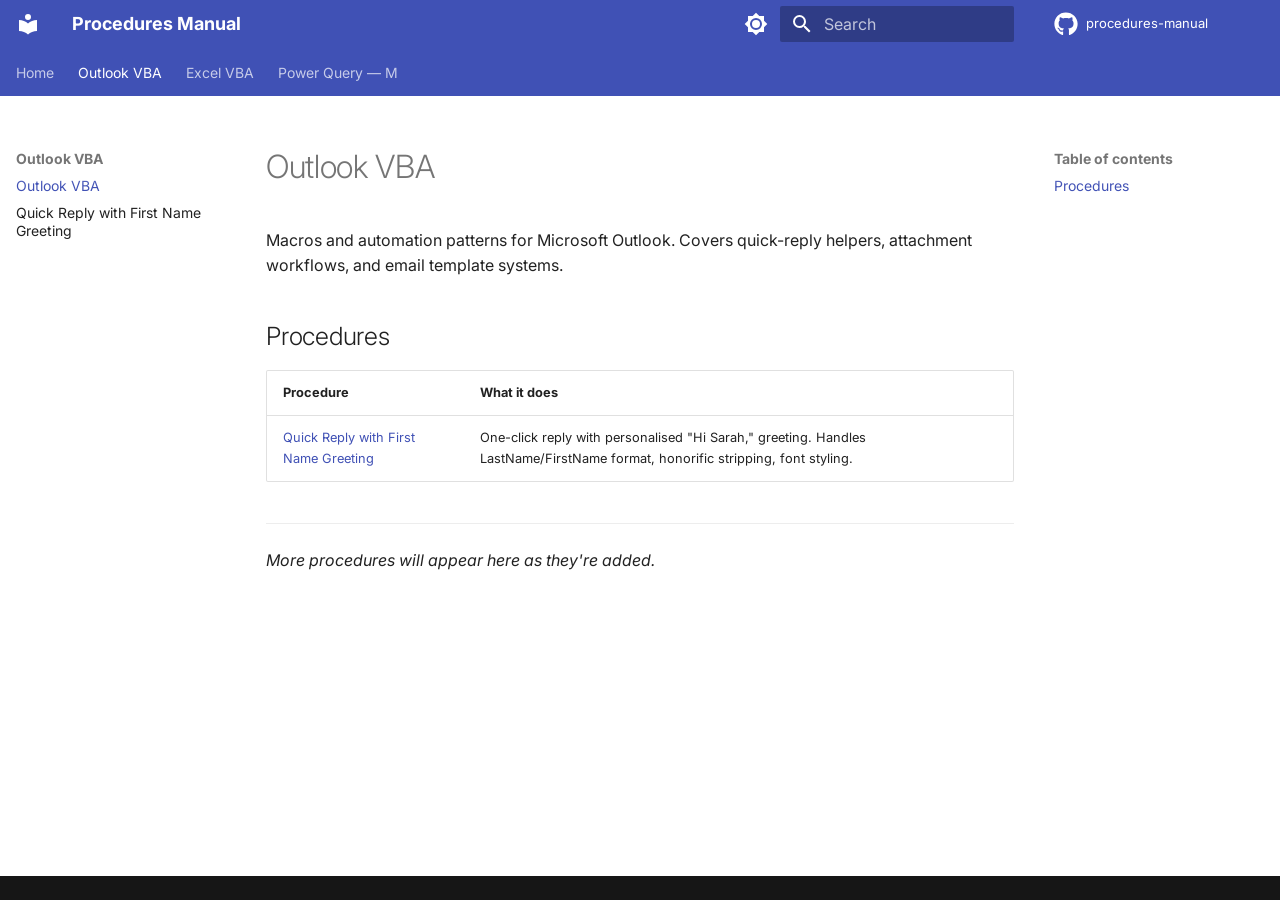
<file: outlook-vba/index.html>
<!doctype html>
<html lang="en" class="no-js">
  <head>
    
      <meta charset="utf-8">
      <meta name="viewport" content="width=device-width,initial-scale=1">
      
        <meta name="description" content="Workflows, code patterns, and hard-won lessons for regulatory and financial analytics at the Law Society of NSW.">
      
      
      
        <link rel="canonical" href="https://bill2666.github.io/procedures-manual/outlook-vba/">
      
      
        <link rel="prev" href="..">
      
      
        <link rel="next" href="quick-reply-greeting/">
      
      
        
      
      
      <link rel="icon" href="../assets/images/favicon.png">
      <meta name="generator" content="mkdocs-1.6.1, mkdocs-material-9.7.5">
    
    
      
        <title>Outlook VBA - Procedures Manual</title>
      
    
    
      <link rel="stylesheet" href="../assets/stylesheets/main.484c7ddc.min.css">
      
        
        <link rel="stylesheet" href="../assets/stylesheets/palette.ab4e12ef.min.css">
      
      


    
    
      
    
    
      
        
        
        <link rel="preconnect" href="https://fonts.gstatic.com" crossorigin>
        <link rel="stylesheet" href="https://fonts.googleapis.com/css?family=Inter:300,300i,400,400i,700,700i%7CJetBrains+Mono:400,400i,700,700i&display=fallback">
        <style>:root{--md-text-font:"Inter";--md-code-font:"JetBrains Mono"}</style>
      
    
    
      <link rel="stylesheet" href="../stylesheets/extra.css">
    
    <script>__md_scope=new URL("..",location),__md_hash=e=>[...e].reduce(((e,_)=>(e<<5)-e+_.charCodeAt(0)),0),__md_get=(e,_=localStorage,t=__md_scope)=>JSON.parse(_.getItem(t.pathname+"."+e)),__md_set=(e,_,t=localStorage,a=__md_scope)=>{try{t.setItem(a.pathname+"."+e,JSON.stringify(_))}catch(e){}}</script>
    
      

    
    
  </head>
  
  
    
    
      
    
    
    
    
    <body dir="ltr" data-md-color-scheme="default" data-md-color-primary="indigo" data-md-color-accent="amber">
  
    
    <input class="md-toggle" data-md-toggle="drawer" type="checkbox" id="__drawer" autocomplete="off">
    <input class="md-toggle" data-md-toggle="search" type="checkbox" id="__search" autocomplete="off">
    <label class="md-overlay" for="__drawer"></label>
    <div data-md-component="skip">
      
        
        <a href="#outlook-vba" class="md-skip">
          Skip to content
        </a>
      
    </div>
    <div data-md-component="announce">
      
    </div>
    
    
      

<header class="md-header" data-md-component="header">
  <nav class="md-header__inner md-grid" aria-label="Header">
    <a href=".." title="Procedures Manual" class="md-header__button md-logo" aria-label="Procedures Manual" data-md-component="logo">
      
  
  <svg xmlns="http://www.w3.org/2000/svg" viewBox="0 0 24 24"><path d="M12 8a3 3 0 0 0 3-3 3 3 0 0 0-3-3 3 3 0 0 0-3 3 3 3 0 0 0 3 3m0 3.54C9.64 9.35 6.5 8 3 8v11c3.5 0 6.64 1.35 9 3.54 2.36-2.19 5.5-3.54 9-3.54V8c-3.5 0-6.64 1.35-9 3.54"/></svg>

    </a>
    <label class="md-header__button md-icon" for="__drawer">
      
      <svg xmlns="http://www.w3.org/2000/svg" viewBox="0 0 24 24"><path d="M3 6h18v2H3zm0 5h18v2H3zm0 5h18v2H3z"/></svg>
    </label>
    <div class="md-header__title" data-md-component="header-title">
      <div class="md-header__ellipsis">
        <div class="md-header__topic">
          <span class="md-ellipsis">
            Procedures Manual
          </span>
        </div>
        <div class="md-header__topic" data-md-component="header-topic">
          <span class="md-ellipsis">
            
              Outlook VBA
            
          </span>
        </div>
      </div>
    </div>
    
      
        <form class="md-header__option" data-md-component="palette">
  
    
    
    
    <input class="md-option" data-md-color-media="" data-md-color-scheme="default" data-md-color-primary="indigo" data-md-color-accent="amber"  aria-label="Switch to dark mode"  type="radio" name="__palette" id="__palette_0">
    
      <label class="md-header__button md-icon" title="Switch to dark mode" for="__palette_1" hidden>
        <svg xmlns="http://www.w3.org/2000/svg" viewBox="0 0 24 24"><path d="M12 8a4 4 0 0 0-4 4 4 4 0 0 0 4 4 4 4 0 0 0 4-4 4 4 0 0 0-4-4m0 10a6 6 0 0 1-6-6 6 6 0 0 1 6-6 6 6 0 0 1 6 6 6 6 0 0 1-6 6m8-9.31V4h-4.69L12 .69 8.69 4H4v4.69L.69 12 4 15.31V20h4.69L12 23.31 15.31 20H20v-4.69L23.31 12z"/></svg>
      </label>
    
  
    
    
    
    <input class="md-option" data-md-color-media="" data-md-color-scheme="slate" data-md-color-primary="indigo" data-md-color-accent="amber"  aria-label="Switch to light mode"  type="radio" name="__palette" id="__palette_1">
    
      <label class="md-header__button md-icon" title="Switch to light mode" for="__palette_0" hidden>
        <svg xmlns="http://www.w3.org/2000/svg" viewBox="0 0 24 24"><path d="M12 18c-.89 0-1.74-.2-2.5-.55C11.56 16.5 13 14.42 13 12s-1.44-4.5-3.5-5.45C10.26 6.2 11.11 6 12 6a6 6 0 0 1 6 6 6 6 0 0 1-6 6m8-9.31V4h-4.69L12 .69 8.69 4H4v4.69L.69 12 4 15.31V20h4.69L12 23.31 15.31 20H20v-4.69L23.31 12z"/></svg>
      </label>
    
  
</form>
      
    
    
      <script>var palette=__md_get("__palette");if(palette&&palette.color){if("(prefers-color-scheme)"===palette.color.media){var media=matchMedia("(prefers-color-scheme: light)"),input=document.querySelector(media.matches?"[data-md-color-media='(prefers-color-scheme: light)']":"[data-md-color-media='(prefers-color-scheme: dark)']");palette.color.media=input.getAttribute("data-md-color-media"),palette.color.scheme=input.getAttribute("data-md-color-scheme"),palette.color.primary=input.getAttribute("data-md-color-primary"),palette.color.accent=input.getAttribute("data-md-color-accent")}for(var[key,value]of Object.entries(palette.color))document.body.setAttribute("data-md-color-"+key,value)}</script>
    
    
    
      
      
        <label class="md-header__button md-icon" for="__search">
          
          <svg xmlns="http://www.w3.org/2000/svg" viewBox="0 0 24 24"><path d="M9.5 3A6.5 6.5 0 0 1 16 9.5c0 1.61-.59 3.09-1.56 4.23l.27.27h.79l5 5-1.5 1.5-5-5v-.79l-.27-.27A6.52 6.52 0 0 1 9.5 16 6.5 6.5 0 0 1 3 9.5 6.5 6.5 0 0 1 9.5 3m0 2C7 5 5 7 5 9.5S7 14 9.5 14 14 12 14 9.5 12 5 9.5 5"/></svg>
        </label>
        <div class="md-search" data-md-component="search" role="dialog">
  <label class="md-search__overlay" for="__search"></label>
  <div class="md-search__inner" role="search">
    <form class="md-search__form" name="search">
      <input type="text" class="md-search__input" name="query" aria-label="Search" placeholder="Search" autocapitalize="off" autocorrect="off" autocomplete="off" spellcheck="false" data-md-component="search-query" required>
      <label class="md-search__icon md-icon" for="__search">
        
        <svg xmlns="http://www.w3.org/2000/svg" viewBox="0 0 24 24"><path d="M9.5 3A6.5 6.5 0 0 1 16 9.5c0 1.61-.59 3.09-1.56 4.23l.27.27h.79l5 5-1.5 1.5-5-5v-.79l-.27-.27A6.52 6.52 0 0 1 9.5 16 6.5 6.5 0 0 1 3 9.5 6.5 6.5 0 0 1 9.5 3m0 2C7 5 5 7 5 9.5S7 14 9.5 14 14 12 14 9.5 12 5 9.5 5"/></svg>
        
        <svg xmlns="http://www.w3.org/2000/svg" viewBox="0 0 24 24"><path d="M20 11v2H8l5.5 5.5-1.42 1.42L4.16 12l7.92-7.92L13.5 5.5 8 11z"/></svg>
      </label>
      <nav class="md-search__options" aria-label="Search">
        
        <button type="reset" class="md-search__icon md-icon" title="Clear" aria-label="Clear" tabindex="-1">
          
          <svg xmlns="http://www.w3.org/2000/svg" viewBox="0 0 24 24"><path d="M19 6.41 17.59 5 12 10.59 6.41 5 5 6.41 10.59 12 5 17.59 6.41 19 12 13.41 17.59 19 19 17.59 13.41 12z"/></svg>
        </button>
      </nav>
      
        <div class="md-search__suggest" data-md-component="search-suggest"></div>
      
    </form>
    <div class="md-search__output">
      <div class="md-search__scrollwrap" tabindex="0" data-md-scrollfix>
        <div class="md-search-result" data-md-component="search-result">
          <div class="md-search-result__meta">
            Initializing search
          </div>
          <ol class="md-search-result__list" role="presentation"></ol>
        </div>
      </div>
    </div>
  </div>
</div>
      
    
    
      <div class="md-header__source">
        <a href="https://github.com/bill2666/procedures-manual" title="Go to repository" class="md-source" data-md-component="source">
  <div class="md-source__icon md-icon">
    
    <svg xmlns="http://www.w3.org/2000/svg" viewBox="0 0 512 512"><!--! Font Awesome Free 7.1.0 by @fontawesome - https://fontawesome.com License - https://fontawesome.com/license/free (Icons: CC BY 4.0, Fonts: SIL OFL 1.1, Code: MIT License) Copyright 2025 Fonticons, Inc.--><path d="M173.9 397.4c0 2-2.3 3.6-5.2 3.6-3.3.3-5.6-1.3-5.6-3.6 0-2 2.3-3.6 5.2-3.6 3-.3 5.6 1.3 5.6 3.6m-31.1-4.5c-.7 2 1.3 4.3 4.3 4.9 2.6 1 5.6 0 6.2-2s-1.3-4.3-4.3-5.2c-2.6-.7-5.5.3-6.2 2.3m44.2-1.7c-2.9.7-4.9 2.6-4.6 4.9.3 2 2.9 3.3 5.9 2.6 2.9-.7 4.9-2.6 4.6-4.6-.3-1.9-3-3.2-5.9-2.9M252.8 8C114.1 8 8 113.3 8 252c0 110.9 69.8 205.8 169.5 239.2 12.8 2.3 17.3-5.6 17.3-12.1 0-6.2-.3-40.4-.3-61.4 0 0-70 15-84.7-29.8 0 0-11.4-29.1-27.8-36.6 0 0-22.9-15.7 1.6-15.4 0 0 24.9 2 38.6 25.8 21.9 38.6 58.6 27.5 72.9 20.9 2.3-16 8.8-27.1 16-33.7-55.9-6.2-112.3-14.3-112.3-110.5 0-27.5 7.6-41.3 23.6-58.9-2.6-6.5-11.1-33.3 2.6-67.9 20.9-6.5 69 27 69 27 20-5.6 41.5-8.5 62.8-8.5s42.8 2.9 62.8 8.5c0 0 48.1-33.6 69-27 13.7 34.7 5.2 61.4 2.6 67.9 16 17.7 25.8 31.5 25.8 58.9 0 96.5-58.9 104.2-114.8 110.5 9.2 7.9 17 22.9 17 46.4 0 33.7-.3 75.4-.3 83.6 0 6.5 4.6 14.4 17.3 12.1C436.2 457.8 504 362.9 504 252 504 113.3 391.5 8 252.8 8M105.2 352.9c-1.3 1-1 3.3.7 5.2 1.6 1.6 3.9 2.3 5.2 1 1.3-1 1-3.3-.7-5.2-1.6-1.6-3.9-2.3-5.2-1m-10.8-8.1c-.7 1.3.3 2.9 2.3 3.9 1.6 1 3.6.7 4.3-.7.7-1.3-.3-2.9-2.3-3.9-2-.6-3.6-.3-4.3.7m32.4 35.6c-1.6 1.3-1 4.3 1.3 6.2 2.3 2.3 5.2 2.6 6.5 1 1.3-1.3.7-4.3-1.3-6.2-2.2-2.3-5.2-2.6-6.5-1m-11.4-14.7c-1.6 1-1.6 3.6 0 5.9s4.3 3.3 5.6 2.3c1.6-1.3 1.6-3.9 0-6.2-1.4-2.3-4-3.3-5.6-2"/></svg>
  </div>
  <div class="md-source__repository">
    procedures-manual
  </div>
</a>
      </div>
    
  </nav>
  
</header>
    
    <div class="md-container" data-md-component="container">
      
      
        
          
            
<nav class="md-tabs" aria-label="Tabs" data-md-component="tabs">
  <div class="md-grid">
    <ul class="md-tabs__list">
      
        
  
  
  
  
    <li class="md-tabs__item">
      <a href=".." class="md-tabs__link">
        
  
  
    
  
  Home

      </a>
    </li>
  

      
        
  
  
  
    
  
  
    
    
      <li class="md-tabs__item md-tabs__item--active">
        <a href="./" class="md-tabs__link">
          
  
  
  Outlook VBA

        </a>
      </li>
    
  

      
        
  
  
  
  
    
    
      <li class="md-tabs__item">
        <a href="../excel-vba/" class="md-tabs__link">
          
  
  
  Excel VBA

        </a>
      </li>
    
  

      
        
  
  
  
  
    
    
      <li class="md-tabs__item">
        <a href="../power-query/" class="md-tabs__link">
          
  
  
  Power Query — M

        </a>
      </li>
    
  

      
    </ul>
  </div>
</nav>
          
        
      
      <main class="md-main" data-md-component="main">
        <div class="md-main__inner md-grid">
          
            
              
              <div class="md-sidebar md-sidebar--primary" data-md-component="sidebar" data-md-type="navigation" >
                <div class="md-sidebar__scrollwrap">
                  <div class="md-sidebar__inner">
                    


  


<nav class="md-nav md-nav--primary md-nav--lifted" aria-label="Navigation" data-md-level="0">
  <label class="md-nav__title" for="__drawer">
    <a href=".." title="Procedures Manual" class="md-nav__button md-logo" aria-label="Procedures Manual" data-md-component="logo">
      
  
  <svg xmlns="http://www.w3.org/2000/svg" viewBox="0 0 24 24"><path d="M12 8a3 3 0 0 0 3-3 3 3 0 0 0-3-3 3 3 0 0 0-3 3 3 3 0 0 0 3 3m0 3.54C9.64 9.35 6.5 8 3 8v11c3.5 0 6.64 1.35 9 3.54 2.36-2.19 5.5-3.54 9-3.54V8c-3.5 0-6.64 1.35-9 3.54"/></svg>

    </a>
    Procedures Manual
  </label>
  
    <div class="md-nav__source">
      <a href="https://github.com/bill2666/procedures-manual" title="Go to repository" class="md-source" data-md-component="source">
  <div class="md-source__icon md-icon">
    
    <svg xmlns="http://www.w3.org/2000/svg" viewBox="0 0 512 512"><!--! Font Awesome Free 7.1.0 by @fontawesome - https://fontawesome.com License - https://fontawesome.com/license/free (Icons: CC BY 4.0, Fonts: SIL OFL 1.1, Code: MIT License) Copyright 2025 Fonticons, Inc.--><path d="M173.9 397.4c0 2-2.3 3.6-5.2 3.6-3.3.3-5.6-1.3-5.6-3.6 0-2 2.3-3.6 5.2-3.6 3-.3 5.6 1.3 5.6 3.6m-31.1-4.5c-.7 2 1.3 4.3 4.3 4.9 2.6 1 5.6 0 6.2-2s-1.3-4.3-4.3-5.2c-2.6-.7-5.5.3-6.2 2.3m44.2-1.7c-2.9.7-4.9 2.6-4.6 4.9.3 2 2.9 3.3 5.9 2.6 2.9-.7 4.9-2.6 4.6-4.6-.3-1.9-3-3.2-5.9-2.9M252.8 8C114.1 8 8 113.3 8 252c0 110.9 69.8 205.8 169.5 239.2 12.8 2.3 17.3-5.6 17.3-12.1 0-6.2-.3-40.4-.3-61.4 0 0-70 15-84.7-29.8 0 0-11.4-29.1-27.8-36.6 0 0-22.9-15.7 1.6-15.4 0 0 24.9 2 38.6 25.8 21.9 38.6 58.6 27.5 72.9 20.9 2.3-16 8.8-27.1 16-33.7-55.9-6.2-112.3-14.3-112.3-110.5 0-27.5 7.6-41.3 23.6-58.9-2.6-6.5-11.1-33.3 2.6-67.9 20.9-6.5 69 27 69 27 20-5.6 41.5-8.5 62.8-8.5s42.8 2.9 62.8 8.5c0 0 48.1-33.6 69-27 13.7 34.7 5.2 61.4 2.6 67.9 16 17.7 25.8 31.5 25.8 58.9 0 96.5-58.9 104.2-114.8 110.5 9.2 7.9 17 22.9 17 46.4 0 33.7-.3 75.4-.3 83.6 0 6.5 4.6 14.4 17.3 12.1C436.2 457.8 504 362.9 504 252 504 113.3 391.5 8 252.8 8M105.2 352.9c-1.3 1-1 3.3.7 5.2 1.6 1.6 3.9 2.3 5.2 1 1.3-1 1-3.3-.7-5.2-1.6-1.6-3.9-2.3-5.2-1m-10.8-8.1c-.7 1.3.3 2.9 2.3 3.9 1.6 1 3.6.7 4.3-.7.7-1.3-.3-2.9-2.3-3.9-2-.6-3.6-.3-4.3.7m32.4 35.6c-1.6 1.3-1 4.3 1.3 6.2 2.3 2.3 5.2 2.6 6.5 1 1.3-1.3.7-4.3-1.3-6.2-2.2-2.3-5.2-2.6-6.5-1m-11.4-14.7c-1.6 1-1.6 3.6 0 5.9s4.3 3.3 5.6 2.3c1.6-1.3 1.6-3.9 0-6.2-1.4-2.3-4-3.3-5.6-2"/></svg>
  </div>
  <div class="md-source__repository">
    procedures-manual
  </div>
</a>
    </div>
  
  <ul class="md-nav__list" data-md-scrollfix>
    
      
      
  
  
  
  
    <li class="md-nav__item">
      <a href=".." class="md-nav__link">
        
  
  
  <span class="md-ellipsis">
    
  
    Home
  

    
  </span>
  
  

      </a>
    </li>
  

    
      
      
  
  
    
  
  
  
    
    
    
    
      
        
        
      
      
        
      
    
    
    <li class="md-nav__item md-nav__item--active md-nav__item--section md-nav__item--nested">
      
        
        
        <input class="md-nav__toggle md-toggle " type="checkbox" id="__nav_2" checked>
        
          
          <label class="md-nav__link" for="__nav_2" id="__nav_2_label" tabindex="">
            
  
  
  <span class="md-ellipsis">
    
  
    Outlook VBA
  

    
  </span>
  
  

            <span class="md-nav__icon md-icon"></span>
          </label>
        
        <nav class="md-nav" data-md-level="1" aria-labelledby="__nav_2_label" aria-expanded="true">
          <label class="md-nav__title" for="__nav_2">
            <span class="md-nav__icon md-icon"></span>
            
  
    Outlook VBA
  

          </label>
          <ul class="md-nav__list" data-md-scrollfix>
            
              
                
  
  
    
  
  
  
    <li class="md-nav__item md-nav__item--active">
      
      <input class="md-nav__toggle md-toggle" type="checkbox" id="__toc">
      
      
        
      
      
        <label class="md-nav__link md-nav__link--active" for="__toc">
          
  
  
  <span class="md-ellipsis">
    
  
    Outlook VBA
  

    
  </span>
  
  

          <span class="md-nav__icon md-icon"></span>
        </label>
      
      <a href="./" class="md-nav__link md-nav__link--active">
        
  
  
  <span class="md-ellipsis">
    
  
    Outlook VBA
  

    
  </span>
  
  

      </a>
      
        

<nav class="md-nav md-nav--secondary" aria-label="Table of contents">
  
  
  
    
  
  
    <label class="md-nav__title" for="__toc">
      <span class="md-nav__icon md-icon"></span>
      Table of contents
    </label>
    <ul class="md-nav__list" data-md-component="toc" data-md-scrollfix>
      
        <li class="md-nav__item">
  <a href="#procedures" class="md-nav__link">
    <span class="md-ellipsis">
      
        Procedures
      
    </span>
  </a>
  
</li>
      
    </ul>
  
</nav>
      
    </li>
  

              
            
              
                
  
  
  
  
    <li class="md-nav__item">
      <a href="quick-reply-greeting/" class="md-nav__link">
        
  
  
  <span class="md-ellipsis">
    
  
    Quick Reply with First Name Greeting
  

    
  </span>
  
  

      </a>
    </li>
  

              
            
          </ul>
        </nav>
      
    </li>
  

    
      
      
  
  
  
  
    
    
    
    
      
      
        
      
    
    
    <li class="md-nav__item md-nav__item--nested">
      
        
        
          
        
        <input class="md-nav__toggle md-toggle md-toggle--indeterminate" type="checkbox" id="__nav_3" >
        
          
          <label class="md-nav__link" for="__nav_3" id="__nav_3_label" tabindex="0">
            
  
  
  <span class="md-ellipsis">
    
  
    Excel VBA
  

    
  </span>
  
  

            <span class="md-nav__icon md-icon"></span>
          </label>
        
        <nav class="md-nav" data-md-level="1" aria-labelledby="__nav_3_label" aria-expanded="false">
          <label class="md-nav__title" for="__nav_3">
            <span class="md-nav__icon md-icon"></span>
            
  
    Excel VBA
  

          </label>
          <ul class="md-nav__list" data-md-scrollfix>
            
              
                
  
  
  
  
    <li class="md-nav__item">
      <a href="../excel-vba/" class="md-nav__link">
        
  
  
  <span class="md-ellipsis">
    
  
    Excel VBA
  

    
  </span>
  
  

      </a>
    </li>
  

              
            
          </ul>
        </nav>
      
    </li>
  

    
      
      
  
  
  
  
    
    
    
    
      
      
        
      
    
    
    <li class="md-nav__item md-nav__item--nested">
      
        
        
          
        
        <input class="md-nav__toggle md-toggle md-toggle--indeterminate" type="checkbox" id="__nav_4" >
        
          
          <label class="md-nav__link" for="__nav_4" id="__nav_4_label" tabindex="0">
            
  
  
  <span class="md-ellipsis">
    
  
    Power Query — M
  

    
  </span>
  
  

            <span class="md-nav__icon md-icon"></span>
          </label>
        
        <nav class="md-nav" data-md-level="1" aria-labelledby="__nav_4_label" aria-expanded="false">
          <label class="md-nav__title" for="__nav_4">
            <span class="md-nav__icon md-icon"></span>
            
  
    Power Query — M
  

          </label>
          <ul class="md-nav__list" data-md-scrollfix>
            
              
                
  
  
  
  
    <li class="md-nav__item">
      <a href="../power-query/" class="md-nav__link">
        
  
  
  <span class="md-ellipsis">
    
  
    Power Query — M
  

    
  </span>
  
  

      </a>
    </li>
  

              
            
          </ul>
        </nav>
      
    </li>
  

    
  </ul>
</nav>
                  </div>
                </div>
              </div>
            
            
              
              <div class="md-sidebar md-sidebar--secondary" data-md-component="sidebar" data-md-type="toc" >
                <div class="md-sidebar__scrollwrap">
                  <div class="md-sidebar__inner">
                    

<nav class="md-nav md-nav--secondary" aria-label="Table of contents">
  
  
  
    
  
  
    <label class="md-nav__title" for="__toc">
      <span class="md-nav__icon md-icon"></span>
      Table of contents
    </label>
    <ul class="md-nav__list" data-md-component="toc" data-md-scrollfix>
      
        <li class="md-nav__item">
  <a href="#procedures" class="md-nav__link">
    <span class="md-ellipsis">
      
        Procedures
      
    </span>
  </a>
  
</li>
      
    </ul>
  
</nav>
                  </div>
                </div>
              </div>
            
          
          
            <div class="md-content" data-md-component="content">
              
              <article class="md-content__inner md-typeset">
                
                  


  
  


<h1 id="outlook-vba">Outlook VBA<a class="headerlink" href="#outlook-vba" title="Permanent link">&para;</a></h1>
<p>Macros and automation patterns for Microsoft Outlook. Covers quick-reply helpers, attachment workflows, and email template systems.</p>
<h2 id="procedures">Procedures<a class="headerlink" href="#procedures" title="Permanent link">&para;</a></h2>
<table>
<thead>
<tr>
<th>Procedure</th>
<th>What it does</th>
</tr>
</thead>
<tbody>
<tr>
<td><a href="quick-reply-greeting/">Quick Reply with First Name Greeting</a></td>
<td>One-click reply with personalised "Hi Sarah," greeting. Handles LastName/FirstName format, honorific stripping, font styling.</td>
</tr>
</tbody>
</table>
<hr />
<p><em>More procedures will appear here as they're added.</em></p>












                
              </article>
            </div>
          
          
<script>var target=document.getElementById(location.hash.slice(1));target&&target.name&&(target.checked=target.name.startsWith("__tabbed_"))</script>
        </div>
        
          <button type="button" class="md-top md-icon" data-md-component="top" hidden>
  
  <svg xmlns="http://www.w3.org/2000/svg" viewBox="0 0 24 24"><path d="M13 20h-2V8l-5.5 5.5-1.42-1.42L12 4.16l7.92 7.92-1.42 1.42L13 8z"/></svg>
  Back to top
</button>
        
      </main>
      
        <footer class="md-footer">
  
  <div class="md-footer-meta md-typeset">
    <div class="md-footer-meta__inner md-grid">
      <div class="md-copyright">
  
  
</div>
      
    </div>
  </div>
</footer>
      
    </div>
    <div class="md-dialog" data-md-component="dialog">
      <div class="md-dialog__inner md-typeset"></div>
    </div>
    
    
    
      
      
      <script id="__config" type="application/json">{"annotate": null, "base": "..", "features": ["navigation.instant", "navigation.tracking", "navigation.tabs", "navigation.sections", "navigation.expand", "navigation.top", "search.suggest", "search.highlight", "content.code.copy", "content.code.annotate", "toc.follow"], "search": "../assets/javascripts/workers/search.2c215733.min.js", "tags": null, "translations": {"clipboard.copied": "Copied to clipboard", "clipboard.copy": "Copy to clipboard", "search.result.more.one": "1 more on this page", "search.result.more.other": "# more on this page", "search.result.none": "No matching documents", "search.result.one": "1 matching document", "search.result.other": "# matching documents", "search.result.placeholder": "Type to start searching", "search.result.term.missing": "Missing", "select.version": "Select version"}, "version": null}</script>
    
    
      <script src="../assets/javascripts/bundle.79ae519e.min.js"></script>
      
    
  </body>
</html>
</file>
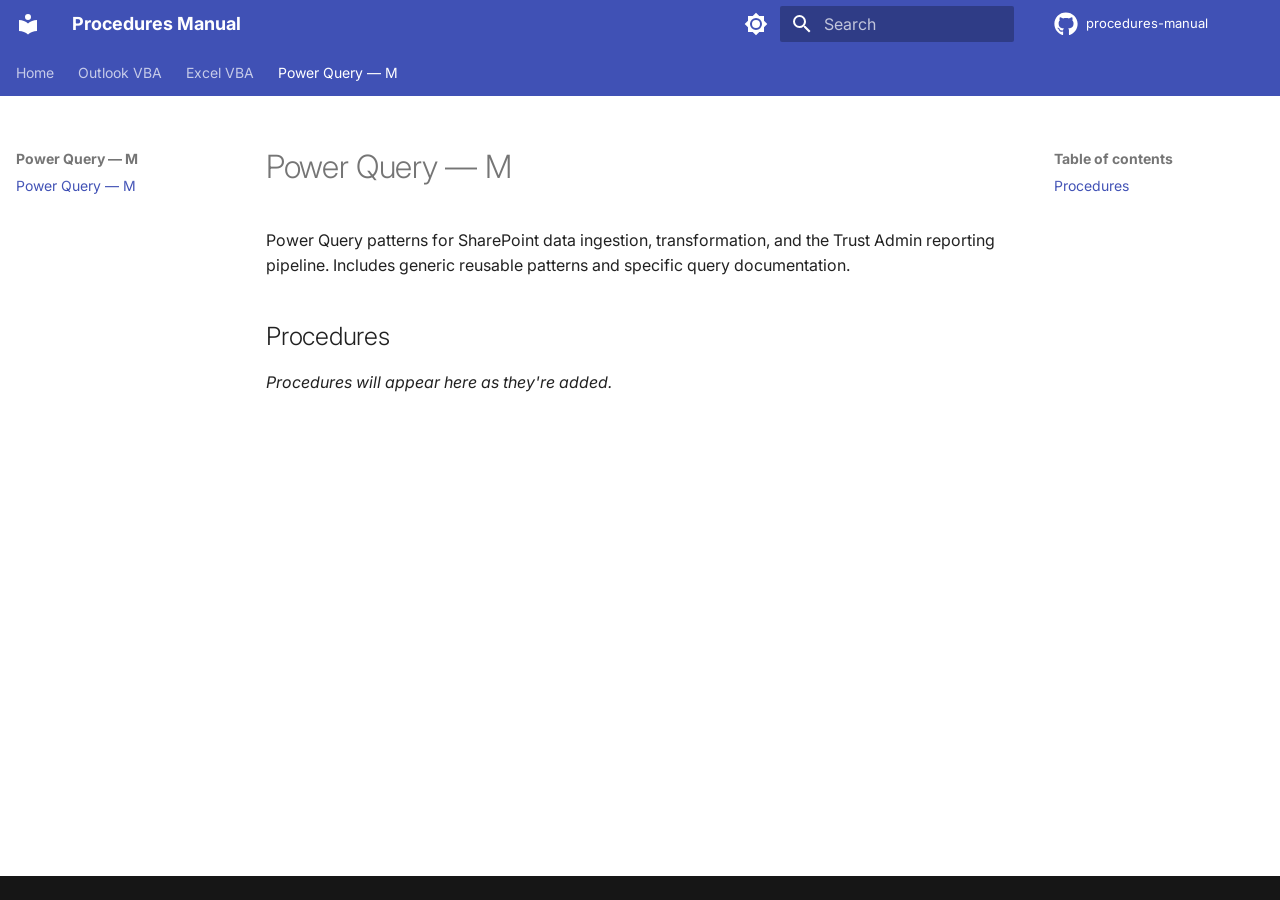
<file: power-query/index.html>
<!doctype html>
<html lang="en" class="no-js">
  <head>
    
      <meta charset="utf-8">
      <meta name="viewport" content="width=device-width,initial-scale=1">
      
        <meta name="description" content="Workflows, code patterns, and hard-won lessons for regulatory and financial analytics at the Law Society of NSW.">
      
      
      
        <link rel="canonical" href="https://bill2666.github.io/procedures-manual/power-query/">
      
      
        <link rel="prev" href="../excel-vba/">
      
      
      
        
      
      
      <link rel="icon" href="../assets/images/favicon.png">
      <meta name="generator" content="mkdocs-1.6.1, mkdocs-material-9.7.5">
    
    
      
        <title>Power Query — M - Procedures Manual</title>
      
    
    
      <link rel="stylesheet" href="../assets/stylesheets/main.484c7ddc.min.css">
      
        
        <link rel="stylesheet" href="../assets/stylesheets/palette.ab4e12ef.min.css">
      
      


    
    
      
    
    
      
        
        
        <link rel="preconnect" href="https://fonts.gstatic.com" crossorigin>
        <link rel="stylesheet" href="https://fonts.googleapis.com/css?family=Inter:300,300i,400,400i,700,700i%7CJetBrains+Mono:400,400i,700,700i&display=fallback">
        <style>:root{--md-text-font:"Inter";--md-code-font:"JetBrains Mono"}</style>
      
    
    
      <link rel="stylesheet" href="../stylesheets/extra.css">
    
    <script>__md_scope=new URL("..",location),__md_hash=e=>[...e].reduce(((e,_)=>(e<<5)-e+_.charCodeAt(0)),0),__md_get=(e,_=localStorage,t=__md_scope)=>JSON.parse(_.getItem(t.pathname+"."+e)),__md_set=(e,_,t=localStorage,a=__md_scope)=>{try{t.setItem(a.pathname+"."+e,JSON.stringify(_))}catch(e){}}</script>
    
      

    
    
  </head>
  
  
    
    
      
    
    
    
    
    <body dir="ltr" data-md-color-scheme="default" data-md-color-primary="indigo" data-md-color-accent="amber">
  
    
    <input class="md-toggle" data-md-toggle="drawer" type="checkbox" id="__drawer" autocomplete="off">
    <input class="md-toggle" data-md-toggle="search" type="checkbox" id="__search" autocomplete="off">
    <label class="md-overlay" for="__drawer"></label>
    <div data-md-component="skip">
      
        
        <a href="#power-query-m" class="md-skip">
          Skip to content
        </a>
      
    </div>
    <div data-md-component="announce">
      
    </div>
    
    
      

<header class="md-header" data-md-component="header">
  <nav class="md-header__inner md-grid" aria-label="Header">
    <a href=".." title="Procedures Manual" class="md-header__button md-logo" aria-label="Procedures Manual" data-md-component="logo">
      
  
  <svg xmlns="http://www.w3.org/2000/svg" viewBox="0 0 24 24"><path d="M12 8a3 3 0 0 0 3-3 3 3 0 0 0-3-3 3 3 0 0 0-3 3 3 3 0 0 0 3 3m0 3.54C9.64 9.35 6.5 8 3 8v11c3.5 0 6.64 1.35 9 3.54 2.36-2.19 5.5-3.54 9-3.54V8c-3.5 0-6.64 1.35-9 3.54"/></svg>

    </a>
    <label class="md-header__button md-icon" for="__drawer">
      
      <svg xmlns="http://www.w3.org/2000/svg" viewBox="0 0 24 24"><path d="M3 6h18v2H3zm0 5h18v2H3zm0 5h18v2H3z"/></svg>
    </label>
    <div class="md-header__title" data-md-component="header-title">
      <div class="md-header__ellipsis">
        <div class="md-header__topic">
          <span class="md-ellipsis">
            Procedures Manual
          </span>
        </div>
        <div class="md-header__topic" data-md-component="header-topic">
          <span class="md-ellipsis">
            
              Power Query — M
            
          </span>
        </div>
      </div>
    </div>
    
      
        <form class="md-header__option" data-md-component="palette">
  
    
    
    
    <input class="md-option" data-md-color-media="" data-md-color-scheme="default" data-md-color-primary="indigo" data-md-color-accent="amber"  aria-label="Switch to dark mode"  type="radio" name="__palette" id="__palette_0">
    
      <label class="md-header__button md-icon" title="Switch to dark mode" for="__palette_1" hidden>
        <svg xmlns="http://www.w3.org/2000/svg" viewBox="0 0 24 24"><path d="M12 8a4 4 0 0 0-4 4 4 4 0 0 0 4 4 4 4 0 0 0 4-4 4 4 0 0 0-4-4m0 10a6 6 0 0 1-6-6 6 6 0 0 1 6-6 6 6 0 0 1 6 6 6 6 0 0 1-6 6m8-9.31V4h-4.69L12 .69 8.69 4H4v4.69L.69 12 4 15.31V20h4.69L12 23.31 15.31 20H20v-4.69L23.31 12z"/></svg>
      </label>
    
  
    
    
    
    <input class="md-option" data-md-color-media="" data-md-color-scheme="slate" data-md-color-primary="indigo" data-md-color-accent="amber"  aria-label="Switch to light mode"  type="radio" name="__palette" id="__palette_1">
    
      <label class="md-header__button md-icon" title="Switch to light mode" for="__palette_0" hidden>
        <svg xmlns="http://www.w3.org/2000/svg" viewBox="0 0 24 24"><path d="M12 18c-.89 0-1.74-.2-2.5-.55C11.56 16.5 13 14.42 13 12s-1.44-4.5-3.5-5.45C10.26 6.2 11.11 6 12 6a6 6 0 0 1 6 6 6 6 0 0 1-6 6m8-9.31V4h-4.69L12 .69 8.69 4H4v4.69L.69 12 4 15.31V20h4.69L12 23.31 15.31 20H20v-4.69L23.31 12z"/></svg>
      </label>
    
  
</form>
      
    
    
      <script>var palette=__md_get("__palette");if(palette&&palette.color){if("(prefers-color-scheme)"===palette.color.media){var media=matchMedia("(prefers-color-scheme: light)"),input=document.querySelector(media.matches?"[data-md-color-media='(prefers-color-scheme: light)']":"[data-md-color-media='(prefers-color-scheme: dark)']");palette.color.media=input.getAttribute("data-md-color-media"),palette.color.scheme=input.getAttribute("data-md-color-scheme"),palette.color.primary=input.getAttribute("data-md-color-primary"),palette.color.accent=input.getAttribute("data-md-color-accent")}for(var[key,value]of Object.entries(palette.color))document.body.setAttribute("data-md-color-"+key,value)}</script>
    
    
    
      
      
        <label class="md-header__button md-icon" for="__search">
          
          <svg xmlns="http://www.w3.org/2000/svg" viewBox="0 0 24 24"><path d="M9.5 3A6.5 6.5 0 0 1 16 9.5c0 1.61-.59 3.09-1.56 4.23l.27.27h.79l5 5-1.5 1.5-5-5v-.79l-.27-.27A6.52 6.52 0 0 1 9.5 16 6.5 6.5 0 0 1 3 9.5 6.5 6.5 0 0 1 9.5 3m0 2C7 5 5 7 5 9.5S7 14 9.5 14 14 12 14 9.5 12 5 9.5 5"/></svg>
        </label>
        <div class="md-search" data-md-component="search" role="dialog">
  <label class="md-search__overlay" for="__search"></label>
  <div class="md-search__inner" role="search">
    <form class="md-search__form" name="search">
      <input type="text" class="md-search__input" name="query" aria-label="Search" placeholder="Search" autocapitalize="off" autocorrect="off" autocomplete="off" spellcheck="false" data-md-component="search-query" required>
      <label class="md-search__icon md-icon" for="__search">
        
        <svg xmlns="http://www.w3.org/2000/svg" viewBox="0 0 24 24"><path d="M9.5 3A6.5 6.5 0 0 1 16 9.5c0 1.61-.59 3.09-1.56 4.23l.27.27h.79l5 5-1.5 1.5-5-5v-.79l-.27-.27A6.52 6.52 0 0 1 9.5 16 6.5 6.5 0 0 1 3 9.5 6.5 6.5 0 0 1 9.5 3m0 2C7 5 5 7 5 9.5S7 14 9.5 14 14 12 14 9.5 12 5 9.5 5"/></svg>
        
        <svg xmlns="http://www.w3.org/2000/svg" viewBox="0 0 24 24"><path d="M20 11v2H8l5.5 5.5-1.42 1.42L4.16 12l7.92-7.92L13.5 5.5 8 11z"/></svg>
      </label>
      <nav class="md-search__options" aria-label="Search">
        
        <button type="reset" class="md-search__icon md-icon" title="Clear" aria-label="Clear" tabindex="-1">
          
          <svg xmlns="http://www.w3.org/2000/svg" viewBox="0 0 24 24"><path d="M19 6.41 17.59 5 12 10.59 6.41 5 5 6.41 10.59 12 5 17.59 6.41 19 12 13.41 17.59 19 19 17.59 13.41 12z"/></svg>
        </button>
      </nav>
      
        <div class="md-search__suggest" data-md-component="search-suggest"></div>
      
    </form>
    <div class="md-search__output">
      <div class="md-search__scrollwrap" tabindex="0" data-md-scrollfix>
        <div class="md-search-result" data-md-component="search-result">
          <div class="md-search-result__meta">
            Initializing search
          </div>
          <ol class="md-search-result__list" role="presentation"></ol>
        </div>
      </div>
    </div>
  </div>
</div>
      
    
    
      <div class="md-header__source">
        <a href="https://github.com/bill2666/procedures-manual" title="Go to repository" class="md-source" data-md-component="source">
  <div class="md-source__icon md-icon">
    
    <svg xmlns="http://www.w3.org/2000/svg" viewBox="0 0 512 512"><!--! Font Awesome Free 7.1.0 by @fontawesome - https://fontawesome.com License - https://fontawesome.com/license/free (Icons: CC BY 4.0, Fonts: SIL OFL 1.1, Code: MIT License) Copyright 2025 Fonticons, Inc.--><path d="M173.9 397.4c0 2-2.3 3.6-5.2 3.6-3.3.3-5.6-1.3-5.6-3.6 0-2 2.3-3.6 5.2-3.6 3-.3 5.6 1.3 5.6 3.6m-31.1-4.5c-.7 2 1.3 4.3 4.3 4.9 2.6 1 5.6 0 6.2-2s-1.3-4.3-4.3-5.2c-2.6-.7-5.5.3-6.2 2.3m44.2-1.7c-2.9.7-4.9 2.6-4.6 4.9.3 2 2.9 3.3 5.9 2.6 2.9-.7 4.9-2.6 4.6-4.6-.3-1.9-3-3.2-5.9-2.9M252.8 8C114.1 8 8 113.3 8 252c0 110.9 69.8 205.8 169.5 239.2 12.8 2.3 17.3-5.6 17.3-12.1 0-6.2-.3-40.4-.3-61.4 0 0-70 15-84.7-29.8 0 0-11.4-29.1-27.8-36.6 0 0-22.9-15.7 1.6-15.4 0 0 24.9 2 38.6 25.8 21.9 38.6 58.6 27.5 72.9 20.9 2.3-16 8.8-27.1 16-33.7-55.9-6.2-112.3-14.3-112.3-110.5 0-27.5 7.6-41.3 23.6-58.9-2.6-6.5-11.1-33.3 2.6-67.9 20.9-6.5 69 27 69 27 20-5.6 41.5-8.5 62.8-8.5s42.8 2.9 62.8 8.5c0 0 48.1-33.6 69-27 13.7 34.7 5.2 61.4 2.6 67.9 16 17.7 25.8 31.5 25.8 58.9 0 96.5-58.9 104.2-114.8 110.5 9.2 7.9 17 22.9 17 46.4 0 33.7-.3 75.4-.3 83.6 0 6.5 4.6 14.4 17.3 12.1C436.2 457.8 504 362.9 504 252 504 113.3 391.5 8 252.8 8M105.2 352.9c-1.3 1-1 3.3.7 5.2 1.6 1.6 3.9 2.3 5.2 1 1.3-1 1-3.3-.7-5.2-1.6-1.6-3.9-2.3-5.2-1m-10.8-8.1c-.7 1.3.3 2.9 2.3 3.9 1.6 1 3.6.7 4.3-.7.7-1.3-.3-2.9-2.3-3.9-2-.6-3.6-.3-4.3.7m32.4 35.6c-1.6 1.3-1 4.3 1.3 6.2 2.3 2.3 5.2 2.6 6.5 1 1.3-1.3.7-4.3-1.3-6.2-2.2-2.3-5.2-2.6-6.5-1m-11.4-14.7c-1.6 1-1.6 3.6 0 5.9s4.3 3.3 5.6 2.3c1.6-1.3 1.6-3.9 0-6.2-1.4-2.3-4-3.3-5.6-2"/></svg>
  </div>
  <div class="md-source__repository">
    procedures-manual
  </div>
</a>
      </div>
    
  </nav>
  
</header>
    
    <div class="md-container" data-md-component="container">
      
      
        
          
            
<nav class="md-tabs" aria-label="Tabs" data-md-component="tabs">
  <div class="md-grid">
    <ul class="md-tabs__list">
      
        
  
  
  
  
    <li class="md-tabs__item">
      <a href=".." class="md-tabs__link">
        
  
  
    
  
  Home

      </a>
    </li>
  

      
        
  
  
  
  
    
    
      <li class="md-tabs__item">
        <a href="../outlook-vba/" class="md-tabs__link">
          
  
  
  Outlook VBA

        </a>
      </li>
    
  

      
        
  
  
  
  
    
    
      <li class="md-tabs__item">
        <a href="../excel-vba/" class="md-tabs__link">
          
  
  
  Excel VBA

        </a>
      </li>
    
  

      
        
  
  
  
    
  
  
    
    
      <li class="md-tabs__item md-tabs__item--active">
        <a href="./" class="md-tabs__link">
          
  
  
  Power Query — M

        </a>
      </li>
    
  

      
    </ul>
  </div>
</nav>
          
        
      
      <main class="md-main" data-md-component="main">
        <div class="md-main__inner md-grid">
          
            
              
              <div class="md-sidebar md-sidebar--primary" data-md-component="sidebar" data-md-type="navigation" >
                <div class="md-sidebar__scrollwrap">
                  <div class="md-sidebar__inner">
                    


  


<nav class="md-nav md-nav--primary md-nav--lifted" aria-label="Navigation" data-md-level="0">
  <label class="md-nav__title" for="__drawer">
    <a href=".." title="Procedures Manual" class="md-nav__button md-logo" aria-label="Procedures Manual" data-md-component="logo">
      
  
  <svg xmlns="http://www.w3.org/2000/svg" viewBox="0 0 24 24"><path d="M12 8a3 3 0 0 0 3-3 3 3 0 0 0-3-3 3 3 0 0 0-3 3 3 3 0 0 0 3 3m0 3.54C9.64 9.35 6.5 8 3 8v11c3.5 0 6.64 1.35 9 3.54 2.36-2.19 5.5-3.54 9-3.54V8c-3.5 0-6.64 1.35-9 3.54"/></svg>

    </a>
    Procedures Manual
  </label>
  
    <div class="md-nav__source">
      <a href="https://github.com/bill2666/procedures-manual" title="Go to repository" class="md-source" data-md-component="source">
  <div class="md-source__icon md-icon">
    
    <svg xmlns="http://www.w3.org/2000/svg" viewBox="0 0 512 512"><!--! Font Awesome Free 7.1.0 by @fontawesome - https://fontawesome.com License - https://fontawesome.com/license/free (Icons: CC BY 4.0, Fonts: SIL OFL 1.1, Code: MIT License) Copyright 2025 Fonticons, Inc.--><path d="M173.9 397.4c0 2-2.3 3.6-5.2 3.6-3.3.3-5.6-1.3-5.6-3.6 0-2 2.3-3.6 5.2-3.6 3-.3 5.6 1.3 5.6 3.6m-31.1-4.5c-.7 2 1.3 4.3 4.3 4.9 2.6 1 5.6 0 6.2-2s-1.3-4.3-4.3-5.2c-2.6-.7-5.5.3-6.2 2.3m44.2-1.7c-2.9.7-4.9 2.6-4.6 4.9.3 2 2.9 3.3 5.9 2.6 2.9-.7 4.9-2.6 4.6-4.6-.3-1.9-3-3.2-5.9-2.9M252.8 8C114.1 8 8 113.3 8 252c0 110.9 69.8 205.8 169.5 239.2 12.8 2.3 17.3-5.6 17.3-12.1 0-6.2-.3-40.4-.3-61.4 0 0-70 15-84.7-29.8 0 0-11.4-29.1-27.8-36.6 0 0-22.9-15.7 1.6-15.4 0 0 24.9 2 38.6 25.8 21.9 38.6 58.6 27.5 72.9 20.9 2.3-16 8.8-27.1 16-33.7-55.9-6.2-112.3-14.3-112.3-110.5 0-27.5 7.6-41.3 23.6-58.9-2.6-6.5-11.1-33.3 2.6-67.9 20.9-6.5 69 27 69 27 20-5.6 41.5-8.5 62.8-8.5s42.8 2.9 62.8 8.5c0 0 48.1-33.6 69-27 13.7 34.7 5.2 61.4 2.6 67.9 16 17.7 25.8 31.5 25.8 58.9 0 96.5-58.9 104.2-114.8 110.5 9.2 7.9 17 22.9 17 46.4 0 33.7-.3 75.4-.3 83.6 0 6.5 4.6 14.4 17.3 12.1C436.2 457.8 504 362.9 504 252 504 113.3 391.5 8 252.8 8M105.2 352.9c-1.3 1-1 3.3.7 5.2 1.6 1.6 3.9 2.3 5.2 1 1.3-1 1-3.3-.7-5.2-1.6-1.6-3.9-2.3-5.2-1m-10.8-8.1c-.7 1.3.3 2.9 2.3 3.9 1.6 1 3.6.7 4.3-.7.7-1.3-.3-2.9-2.3-3.9-2-.6-3.6-.3-4.3.7m32.4 35.6c-1.6 1.3-1 4.3 1.3 6.2 2.3 2.3 5.2 2.6 6.5 1 1.3-1.3.7-4.3-1.3-6.2-2.2-2.3-5.2-2.6-6.5-1m-11.4-14.7c-1.6 1-1.6 3.6 0 5.9s4.3 3.3 5.6 2.3c1.6-1.3 1.6-3.9 0-6.2-1.4-2.3-4-3.3-5.6-2"/></svg>
  </div>
  <div class="md-source__repository">
    procedures-manual
  </div>
</a>
    </div>
  
  <ul class="md-nav__list" data-md-scrollfix>
    
      
      
  
  
  
  
    <li class="md-nav__item">
      <a href=".." class="md-nav__link">
        
  
  
  <span class="md-ellipsis">
    
  
    Home
  

    
  </span>
  
  

      </a>
    </li>
  

    
      
      
  
  
  
  
    
    
    
    
      
      
        
      
    
    
    <li class="md-nav__item md-nav__item--nested">
      
        
        
          
        
        <input class="md-nav__toggle md-toggle md-toggle--indeterminate" type="checkbox" id="__nav_2" >
        
          
          <label class="md-nav__link" for="__nav_2" id="__nav_2_label" tabindex="0">
            
  
  
  <span class="md-ellipsis">
    
  
    Outlook VBA
  

    
  </span>
  
  

            <span class="md-nav__icon md-icon"></span>
          </label>
        
        <nav class="md-nav" data-md-level="1" aria-labelledby="__nav_2_label" aria-expanded="false">
          <label class="md-nav__title" for="__nav_2">
            <span class="md-nav__icon md-icon"></span>
            
  
    Outlook VBA
  

          </label>
          <ul class="md-nav__list" data-md-scrollfix>
            
              
                
  
  
  
  
    <li class="md-nav__item">
      <a href="../outlook-vba/" class="md-nav__link">
        
  
  
  <span class="md-ellipsis">
    
  
    Outlook VBA
  

    
  </span>
  
  

      </a>
    </li>
  

              
            
              
                
  
  
  
  
    <li class="md-nav__item">
      <a href="../outlook-vba/quick-reply-greeting/" class="md-nav__link">
        
  
  
  <span class="md-ellipsis">
    
  
    Quick Reply with First Name Greeting
  

    
  </span>
  
  

      </a>
    </li>
  

              
            
          </ul>
        </nav>
      
    </li>
  

    
      
      
  
  
  
  
    
    
    
    
      
      
        
      
    
    
    <li class="md-nav__item md-nav__item--nested">
      
        
        
          
        
        <input class="md-nav__toggle md-toggle md-toggle--indeterminate" type="checkbox" id="__nav_3" >
        
          
          <label class="md-nav__link" for="__nav_3" id="__nav_3_label" tabindex="0">
            
  
  
  <span class="md-ellipsis">
    
  
    Excel VBA
  

    
  </span>
  
  

            <span class="md-nav__icon md-icon"></span>
          </label>
        
        <nav class="md-nav" data-md-level="1" aria-labelledby="__nav_3_label" aria-expanded="false">
          <label class="md-nav__title" for="__nav_3">
            <span class="md-nav__icon md-icon"></span>
            
  
    Excel VBA
  

          </label>
          <ul class="md-nav__list" data-md-scrollfix>
            
              
                
  
  
  
  
    <li class="md-nav__item">
      <a href="../excel-vba/" class="md-nav__link">
        
  
  
  <span class="md-ellipsis">
    
  
    Excel VBA
  

    
  </span>
  
  

      </a>
    </li>
  

              
            
          </ul>
        </nav>
      
    </li>
  

    
      
      
  
  
    
  
  
  
    
    
    
    
      
        
        
      
      
        
      
    
    
    <li class="md-nav__item md-nav__item--active md-nav__item--section md-nav__item--nested">
      
        
        
        <input class="md-nav__toggle md-toggle " type="checkbox" id="__nav_4" checked>
        
          
          <label class="md-nav__link" for="__nav_4" id="__nav_4_label" tabindex="">
            
  
  
  <span class="md-ellipsis">
    
  
    Power Query — M
  

    
  </span>
  
  

            <span class="md-nav__icon md-icon"></span>
          </label>
        
        <nav class="md-nav" data-md-level="1" aria-labelledby="__nav_4_label" aria-expanded="true">
          <label class="md-nav__title" for="__nav_4">
            <span class="md-nav__icon md-icon"></span>
            
  
    Power Query — M
  

          </label>
          <ul class="md-nav__list" data-md-scrollfix>
            
              
                
  
  
    
  
  
  
    <li class="md-nav__item md-nav__item--active">
      
      <input class="md-nav__toggle md-toggle" type="checkbox" id="__toc">
      
      
        
      
      
        <label class="md-nav__link md-nav__link--active" for="__toc">
          
  
  
  <span class="md-ellipsis">
    
  
    Power Query — M
  

    
  </span>
  
  

          <span class="md-nav__icon md-icon"></span>
        </label>
      
      <a href="./" class="md-nav__link md-nav__link--active">
        
  
  
  <span class="md-ellipsis">
    
  
    Power Query — M
  

    
  </span>
  
  

      </a>
      
        

<nav class="md-nav md-nav--secondary" aria-label="Table of contents">
  
  
  
    
  
  
    <label class="md-nav__title" for="__toc">
      <span class="md-nav__icon md-icon"></span>
      Table of contents
    </label>
    <ul class="md-nav__list" data-md-component="toc" data-md-scrollfix>
      
        <li class="md-nav__item">
  <a href="#procedures" class="md-nav__link">
    <span class="md-ellipsis">
      
        Procedures
      
    </span>
  </a>
  
</li>
      
    </ul>
  
</nav>
      
    </li>
  

              
            
          </ul>
        </nav>
      
    </li>
  

    
  </ul>
</nav>
                  </div>
                </div>
              </div>
            
            
              
              <div class="md-sidebar md-sidebar--secondary" data-md-component="sidebar" data-md-type="toc" >
                <div class="md-sidebar__scrollwrap">
                  <div class="md-sidebar__inner">
                    

<nav class="md-nav md-nav--secondary" aria-label="Table of contents">
  
  
  
    
  
  
    <label class="md-nav__title" for="__toc">
      <span class="md-nav__icon md-icon"></span>
      Table of contents
    </label>
    <ul class="md-nav__list" data-md-component="toc" data-md-scrollfix>
      
        <li class="md-nav__item">
  <a href="#procedures" class="md-nav__link">
    <span class="md-ellipsis">
      
        Procedures
      
    </span>
  </a>
  
</li>
      
    </ul>
  
</nav>
                  </div>
                </div>
              </div>
            
          
          
            <div class="md-content" data-md-component="content">
              
              <article class="md-content__inner md-typeset">
                
                  


  
  


<h1 id="power-query-m">Power Query — M<a class="headerlink" href="#power-query-m" title="Permanent link">&para;</a></h1>
<p>Power Query patterns for SharePoint data ingestion, transformation, and the Trust Admin reporting pipeline. Includes generic reusable patterns and specific query documentation.</p>
<h2 id="procedures">Procedures<a class="headerlink" href="#procedures" title="Permanent link">&para;</a></h2>
<p><em>Procedures will appear here as they're added.</em></p>












                
              </article>
            </div>
          
          
<script>var target=document.getElementById(location.hash.slice(1));target&&target.name&&(target.checked=target.name.startsWith("__tabbed_"))</script>
        </div>
        
          <button type="button" class="md-top md-icon" data-md-component="top" hidden>
  
  <svg xmlns="http://www.w3.org/2000/svg" viewBox="0 0 24 24"><path d="M13 20h-2V8l-5.5 5.5-1.42-1.42L12 4.16l7.92 7.92-1.42 1.42L13 8z"/></svg>
  Back to top
</button>
        
      </main>
      
        <footer class="md-footer">
  
  <div class="md-footer-meta md-typeset">
    <div class="md-footer-meta__inner md-grid">
      <div class="md-copyright">
  
  
</div>
      
    </div>
  </div>
</footer>
      
    </div>
    <div class="md-dialog" data-md-component="dialog">
      <div class="md-dialog__inner md-typeset"></div>
    </div>
    
    
    
      
      
      <script id="__config" type="application/json">{"annotate": null, "base": "..", "features": ["navigation.instant", "navigation.tracking", "navigation.tabs", "navigation.sections", "navigation.expand", "navigation.top", "search.suggest", "search.highlight", "content.code.copy", "content.code.annotate", "toc.follow"], "search": "../assets/javascripts/workers/search.2c215733.min.js", "tags": null, "translations": {"clipboard.copied": "Copied to clipboard", "clipboard.copy": "Copy to clipboard", "search.result.more.one": "1 more on this page", "search.result.more.other": "# more on this page", "search.result.none": "No matching documents", "search.result.one": "1 matching document", "search.result.other": "# matching documents", "search.result.placeholder": "Type to start searching", "search.result.term.missing": "Missing", "select.version": "Select version"}, "version": null}</script>
    
    
      <script src="../assets/javascripts/bundle.79ae519e.min.js"></script>
      
    
  </body>
</html>
</file>
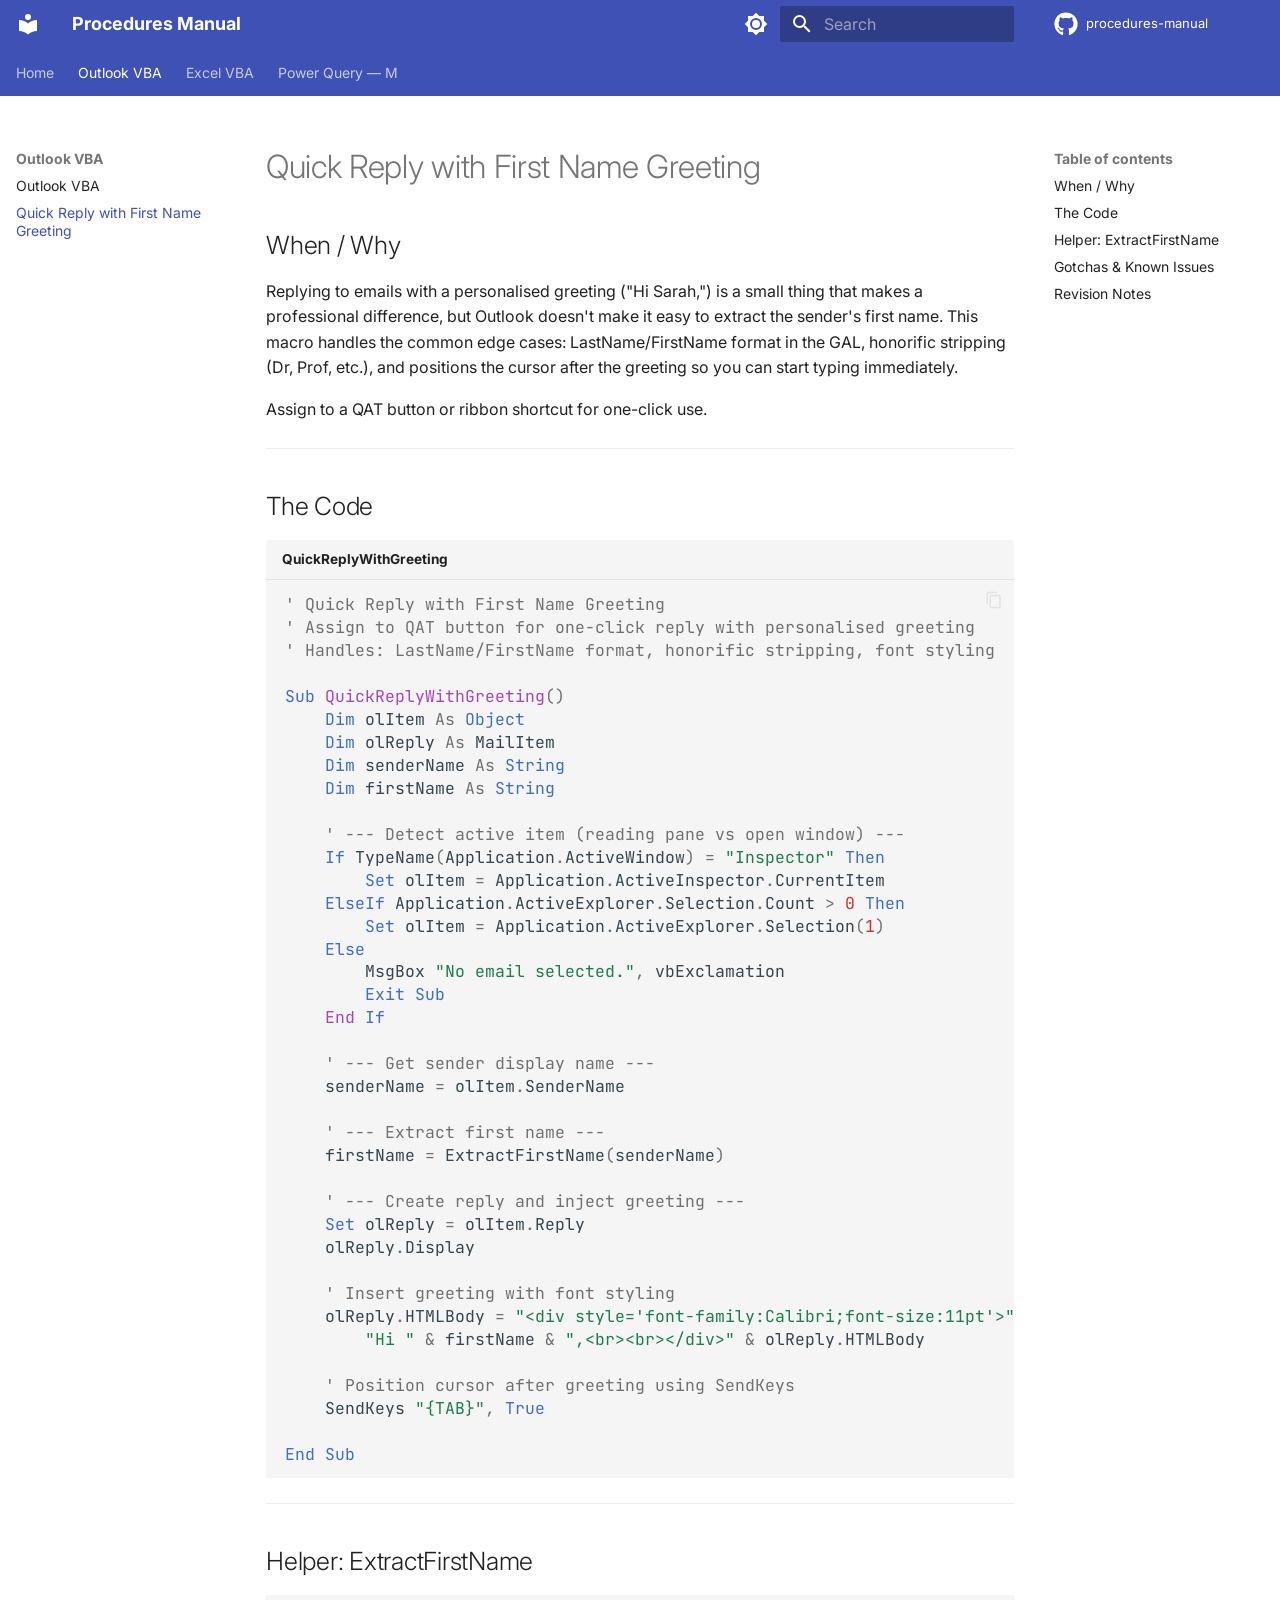
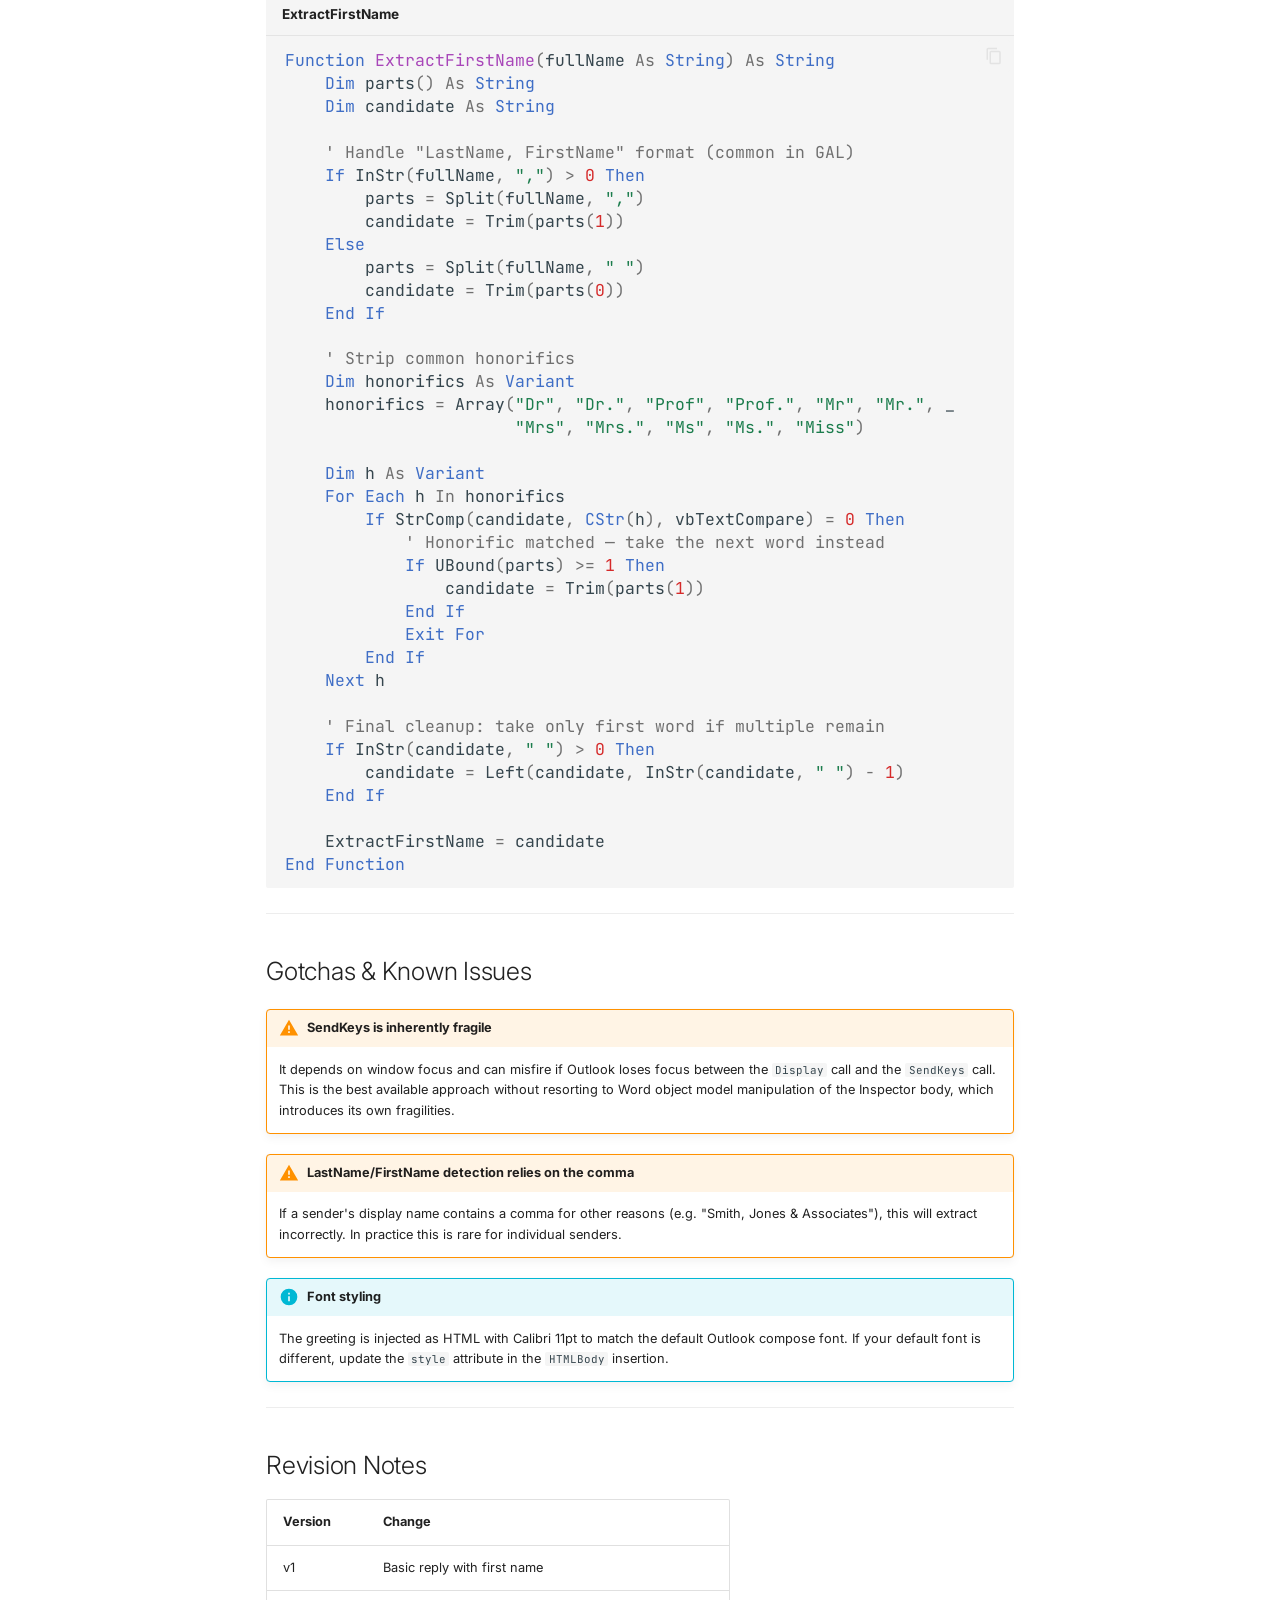
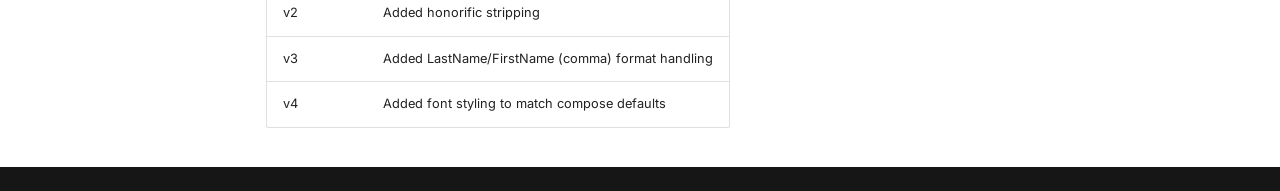
<file: outlook-vba/quick-reply-greeting/index.html>
<!doctype html>
<html lang="en" class="no-js">
  <head>
    
      <meta charset="utf-8">
      <meta name="viewport" content="width=device-width,initial-scale=1">
      
        <meta name="description" content="Workflows, code patterns, and hard-won lessons for regulatory and financial analytics at the Law Society of NSW.">
      
      
      
        <link rel="canonical" href="https://bill2666.github.io/procedures-manual/outlook-vba/quick-reply-greeting/">
      
      
        <link rel="prev" href="../">
      
      
        <link rel="next" href="../../excel-vba/">
      
      
        
      
      
      <link rel="icon" href="../../assets/images/favicon.png">
      <meta name="generator" content="mkdocs-1.6.1, mkdocs-material-9.7.5">
    
    
      
        <title>Quick Reply with First Name Greeting - Procedures Manual</title>
      
    
    
      <link rel="stylesheet" href="../../assets/stylesheets/main.484c7ddc.min.css">
      
        
        <link rel="stylesheet" href="../../assets/stylesheets/palette.ab4e12ef.min.css">
      
      


    
    
      
    
    
      
        
        
        <link rel="preconnect" href="https://fonts.gstatic.com" crossorigin>
        <link rel="stylesheet" href="https://fonts.googleapis.com/css?family=Inter:300,300i,400,400i,700,700i%7CJetBrains+Mono:400,400i,700,700i&display=fallback">
        <style>:root{--md-text-font:"Inter";--md-code-font:"JetBrains Mono"}</style>
      
    
    
      <link rel="stylesheet" href="../../stylesheets/extra.css">
    
    <script>__md_scope=new URL("../..",location),__md_hash=e=>[...e].reduce(((e,_)=>(e<<5)-e+_.charCodeAt(0)),0),__md_get=(e,_=localStorage,t=__md_scope)=>JSON.parse(_.getItem(t.pathname+"."+e)),__md_set=(e,_,t=localStorage,a=__md_scope)=>{try{t.setItem(a.pathname+"."+e,JSON.stringify(_))}catch(e){}}</script>
    
      

    
    
  </head>
  
  
    
    
      
    
    
    
    
    <body dir="ltr" data-md-color-scheme="default" data-md-color-primary="indigo" data-md-color-accent="amber">
  
    
    <input class="md-toggle" data-md-toggle="drawer" type="checkbox" id="__drawer" autocomplete="off">
    <input class="md-toggle" data-md-toggle="search" type="checkbox" id="__search" autocomplete="off">
    <label class="md-overlay" for="__drawer"></label>
    <div data-md-component="skip">
      
        
        <a href="#quick-reply-with-first-name-greeting" class="md-skip">
          Skip to content
        </a>
      
    </div>
    <div data-md-component="announce">
      
    </div>
    
    
      

<header class="md-header" data-md-component="header">
  <nav class="md-header__inner md-grid" aria-label="Header">
    <a href="../.." title="Procedures Manual" class="md-header__button md-logo" aria-label="Procedures Manual" data-md-component="logo">
      
  
  <svg xmlns="http://www.w3.org/2000/svg" viewBox="0 0 24 24"><path d="M12 8a3 3 0 0 0 3-3 3 3 0 0 0-3-3 3 3 0 0 0-3 3 3 3 0 0 0 3 3m0 3.54C9.64 9.35 6.5 8 3 8v11c3.5 0 6.64 1.35 9 3.54 2.36-2.19 5.5-3.54 9-3.54V8c-3.5 0-6.64 1.35-9 3.54"/></svg>

    </a>
    <label class="md-header__button md-icon" for="__drawer">
      
      <svg xmlns="http://www.w3.org/2000/svg" viewBox="0 0 24 24"><path d="M3 6h18v2H3zm0 5h18v2H3zm0 5h18v2H3z"/></svg>
    </label>
    <div class="md-header__title" data-md-component="header-title">
      <div class="md-header__ellipsis">
        <div class="md-header__topic">
          <span class="md-ellipsis">
            Procedures Manual
          </span>
        </div>
        <div class="md-header__topic" data-md-component="header-topic">
          <span class="md-ellipsis">
            
              Quick Reply with First Name Greeting
            
          </span>
        </div>
      </div>
    </div>
    
      
        <form class="md-header__option" data-md-component="palette">
  
    
    
    
    <input class="md-option" data-md-color-media="" data-md-color-scheme="default" data-md-color-primary="indigo" data-md-color-accent="amber"  aria-label="Switch to dark mode"  type="radio" name="__palette" id="__palette_0">
    
      <label class="md-header__button md-icon" title="Switch to dark mode" for="__palette_1" hidden>
        <svg xmlns="http://www.w3.org/2000/svg" viewBox="0 0 24 24"><path d="M12 8a4 4 0 0 0-4 4 4 4 0 0 0 4 4 4 4 0 0 0 4-4 4 4 0 0 0-4-4m0 10a6 6 0 0 1-6-6 6 6 0 0 1 6-6 6 6 0 0 1 6 6 6 6 0 0 1-6 6m8-9.31V4h-4.69L12 .69 8.69 4H4v4.69L.69 12 4 15.31V20h4.69L12 23.31 15.31 20H20v-4.69L23.31 12z"/></svg>
      </label>
    
  
    
    
    
    <input class="md-option" data-md-color-media="" data-md-color-scheme="slate" data-md-color-primary="indigo" data-md-color-accent="amber"  aria-label="Switch to light mode"  type="radio" name="__palette" id="__palette_1">
    
      <label class="md-header__button md-icon" title="Switch to light mode" for="__palette_0" hidden>
        <svg xmlns="http://www.w3.org/2000/svg" viewBox="0 0 24 24"><path d="M12 18c-.89 0-1.74-.2-2.5-.55C11.56 16.5 13 14.42 13 12s-1.44-4.5-3.5-5.45C10.26 6.2 11.11 6 12 6a6 6 0 0 1 6 6 6 6 0 0 1-6 6m8-9.31V4h-4.69L12 .69 8.69 4H4v4.69L.69 12 4 15.31V20h4.69L12 23.31 15.31 20H20v-4.69L23.31 12z"/></svg>
      </label>
    
  
</form>
      
    
    
      <script>var palette=__md_get("__palette");if(palette&&palette.color){if("(prefers-color-scheme)"===palette.color.media){var media=matchMedia("(prefers-color-scheme: light)"),input=document.querySelector(media.matches?"[data-md-color-media='(prefers-color-scheme: light)']":"[data-md-color-media='(prefers-color-scheme: dark)']");palette.color.media=input.getAttribute("data-md-color-media"),palette.color.scheme=input.getAttribute("data-md-color-scheme"),palette.color.primary=input.getAttribute("data-md-color-primary"),palette.color.accent=input.getAttribute("data-md-color-accent")}for(var[key,value]of Object.entries(palette.color))document.body.setAttribute("data-md-color-"+key,value)}</script>
    
    
    
      
      
        <label class="md-header__button md-icon" for="__search">
          
          <svg xmlns="http://www.w3.org/2000/svg" viewBox="0 0 24 24"><path d="M9.5 3A6.5 6.5 0 0 1 16 9.5c0 1.61-.59 3.09-1.56 4.23l.27.27h.79l5 5-1.5 1.5-5-5v-.79l-.27-.27A6.52 6.52 0 0 1 9.5 16 6.5 6.5 0 0 1 3 9.5 6.5 6.5 0 0 1 9.5 3m0 2C7 5 5 7 5 9.5S7 14 9.5 14 14 12 14 9.5 12 5 9.5 5"/></svg>
        </label>
        <div class="md-search" data-md-component="search" role="dialog">
  <label class="md-search__overlay" for="__search"></label>
  <div class="md-search__inner" role="search">
    <form class="md-search__form" name="search">
      <input type="text" class="md-search__input" name="query" aria-label="Search" placeholder="Search" autocapitalize="off" autocorrect="off" autocomplete="off" spellcheck="false" data-md-component="search-query" required>
      <label class="md-search__icon md-icon" for="__search">
        
        <svg xmlns="http://www.w3.org/2000/svg" viewBox="0 0 24 24"><path d="M9.5 3A6.5 6.5 0 0 1 16 9.5c0 1.61-.59 3.09-1.56 4.23l.27.27h.79l5 5-1.5 1.5-5-5v-.79l-.27-.27A6.52 6.52 0 0 1 9.5 16 6.5 6.5 0 0 1 3 9.5 6.5 6.5 0 0 1 9.5 3m0 2C7 5 5 7 5 9.5S7 14 9.5 14 14 12 14 9.5 12 5 9.5 5"/></svg>
        
        <svg xmlns="http://www.w3.org/2000/svg" viewBox="0 0 24 24"><path d="M20 11v2H8l5.5 5.5-1.42 1.42L4.16 12l7.92-7.92L13.5 5.5 8 11z"/></svg>
      </label>
      <nav class="md-search__options" aria-label="Search">
        
        <button type="reset" class="md-search__icon md-icon" title="Clear" aria-label="Clear" tabindex="-1">
          
          <svg xmlns="http://www.w3.org/2000/svg" viewBox="0 0 24 24"><path d="M19 6.41 17.59 5 12 10.59 6.41 5 5 6.41 10.59 12 5 17.59 6.41 19 12 13.41 17.59 19 19 17.59 13.41 12z"/></svg>
        </button>
      </nav>
      
        <div class="md-search__suggest" data-md-component="search-suggest"></div>
      
    </form>
    <div class="md-search__output">
      <div class="md-search__scrollwrap" tabindex="0" data-md-scrollfix>
        <div class="md-search-result" data-md-component="search-result">
          <div class="md-search-result__meta">
            Initializing search
          </div>
          <ol class="md-search-result__list" role="presentation"></ol>
        </div>
      </div>
    </div>
  </div>
</div>
      
    
    
      <div class="md-header__source">
        <a href="https://github.com/bill2666/procedures-manual" title="Go to repository" class="md-source" data-md-component="source">
  <div class="md-source__icon md-icon">
    
    <svg xmlns="http://www.w3.org/2000/svg" viewBox="0 0 512 512"><!--! Font Awesome Free 7.1.0 by @fontawesome - https://fontawesome.com License - https://fontawesome.com/license/free (Icons: CC BY 4.0, Fonts: SIL OFL 1.1, Code: MIT License) Copyright 2025 Fonticons, Inc.--><path d="M173.9 397.4c0 2-2.3 3.6-5.2 3.6-3.3.3-5.6-1.3-5.6-3.6 0-2 2.3-3.6 5.2-3.6 3-.3 5.6 1.3 5.6 3.6m-31.1-4.5c-.7 2 1.3 4.3 4.3 4.9 2.6 1 5.6 0 6.2-2s-1.3-4.3-4.3-5.2c-2.6-.7-5.5.3-6.2 2.3m44.2-1.7c-2.9.7-4.9 2.6-4.6 4.9.3 2 2.9 3.3 5.9 2.6 2.9-.7 4.9-2.6 4.6-4.6-.3-1.9-3-3.2-5.9-2.9M252.8 8C114.1 8 8 113.3 8 252c0 110.9 69.8 205.8 169.5 239.2 12.8 2.3 17.3-5.6 17.3-12.1 0-6.2-.3-40.4-.3-61.4 0 0-70 15-84.7-29.8 0 0-11.4-29.1-27.8-36.6 0 0-22.9-15.7 1.6-15.4 0 0 24.9 2 38.6 25.8 21.9 38.6 58.6 27.5 72.9 20.9 2.3-16 8.8-27.1 16-33.7-55.9-6.2-112.3-14.3-112.3-110.5 0-27.5 7.6-41.3 23.6-58.9-2.6-6.5-11.1-33.3 2.6-67.9 20.9-6.5 69 27 69 27 20-5.6 41.5-8.5 62.8-8.5s42.8 2.9 62.8 8.5c0 0 48.1-33.6 69-27 13.7 34.7 5.2 61.4 2.6 67.9 16 17.7 25.8 31.5 25.8 58.9 0 96.5-58.9 104.2-114.8 110.5 9.2 7.9 17 22.9 17 46.4 0 33.7-.3 75.4-.3 83.6 0 6.5 4.6 14.4 17.3 12.1C436.2 457.8 504 362.9 504 252 504 113.3 391.5 8 252.8 8M105.2 352.9c-1.3 1-1 3.3.7 5.2 1.6 1.6 3.9 2.3 5.2 1 1.3-1 1-3.3-.7-5.2-1.6-1.6-3.9-2.3-5.2-1m-10.8-8.1c-.7 1.3.3 2.9 2.3 3.9 1.6 1 3.6.7 4.3-.7.7-1.3-.3-2.9-2.3-3.9-2-.6-3.6-.3-4.3.7m32.4 35.6c-1.6 1.3-1 4.3 1.3 6.2 2.3 2.3 5.2 2.6 6.5 1 1.3-1.3.7-4.3-1.3-6.2-2.2-2.3-5.2-2.6-6.5-1m-11.4-14.7c-1.6 1-1.6 3.6 0 5.9s4.3 3.3 5.6 2.3c1.6-1.3 1.6-3.9 0-6.2-1.4-2.3-4-3.3-5.6-2"/></svg>
  </div>
  <div class="md-source__repository">
    procedures-manual
  </div>
</a>
      </div>
    
  </nav>
  
</header>
    
    <div class="md-container" data-md-component="container">
      
      
        
          
            
<nav class="md-tabs" aria-label="Tabs" data-md-component="tabs">
  <div class="md-grid">
    <ul class="md-tabs__list">
      
        
  
  
  
  
    <li class="md-tabs__item">
      <a href="../.." class="md-tabs__link">
        
  
  
    
  
  Home

      </a>
    </li>
  

      
        
  
  
  
    
  
  
    
    
      <li class="md-tabs__item md-tabs__item--active">
        <a href="../" class="md-tabs__link">
          
  
  
  Outlook VBA

        </a>
      </li>
    
  

      
        
  
  
  
  
    
    
      <li class="md-tabs__item">
        <a href="../../excel-vba/" class="md-tabs__link">
          
  
  
  Excel VBA

        </a>
      </li>
    
  

      
        
  
  
  
  
    
    
      <li class="md-tabs__item">
        <a href="../../power-query/" class="md-tabs__link">
          
  
  
  Power Query — M

        </a>
      </li>
    
  

      
    </ul>
  </div>
</nav>
          
        
      
      <main class="md-main" data-md-component="main">
        <div class="md-main__inner md-grid">
          
            
              
              <div class="md-sidebar md-sidebar--primary" data-md-component="sidebar" data-md-type="navigation" >
                <div class="md-sidebar__scrollwrap">
                  <div class="md-sidebar__inner">
                    


  


<nav class="md-nav md-nav--primary md-nav--lifted" aria-label="Navigation" data-md-level="0">
  <label class="md-nav__title" for="__drawer">
    <a href="../.." title="Procedures Manual" class="md-nav__button md-logo" aria-label="Procedures Manual" data-md-component="logo">
      
  
  <svg xmlns="http://www.w3.org/2000/svg" viewBox="0 0 24 24"><path d="M12 8a3 3 0 0 0 3-3 3 3 0 0 0-3-3 3 3 0 0 0-3 3 3 3 0 0 0 3 3m0 3.54C9.64 9.35 6.5 8 3 8v11c3.5 0 6.64 1.35 9 3.54 2.36-2.19 5.5-3.54 9-3.54V8c-3.5 0-6.64 1.35-9 3.54"/></svg>

    </a>
    Procedures Manual
  </label>
  
    <div class="md-nav__source">
      <a href="https://github.com/bill2666/procedures-manual" title="Go to repository" class="md-source" data-md-component="source">
  <div class="md-source__icon md-icon">
    
    <svg xmlns="http://www.w3.org/2000/svg" viewBox="0 0 512 512"><!--! Font Awesome Free 7.1.0 by @fontawesome - https://fontawesome.com License - https://fontawesome.com/license/free (Icons: CC BY 4.0, Fonts: SIL OFL 1.1, Code: MIT License) Copyright 2025 Fonticons, Inc.--><path d="M173.9 397.4c0 2-2.3 3.6-5.2 3.6-3.3.3-5.6-1.3-5.6-3.6 0-2 2.3-3.6 5.2-3.6 3-.3 5.6 1.3 5.6 3.6m-31.1-4.5c-.7 2 1.3 4.3 4.3 4.9 2.6 1 5.6 0 6.2-2s-1.3-4.3-4.3-5.2c-2.6-.7-5.5.3-6.2 2.3m44.2-1.7c-2.9.7-4.9 2.6-4.6 4.9.3 2 2.9 3.3 5.9 2.6 2.9-.7 4.9-2.6 4.6-4.6-.3-1.9-3-3.2-5.9-2.9M252.8 8C114.1 8 8 113.3 8 252c0 110.9 69.8 205.8 169.5 239.2 12.8 2.3 17.3-5.6 17.3-12.1 0-6.2-.3-40.4-.3-61.4 0 0-70 15-84.7-29.8 0 0-11.4-29.1-27.8-36.6 0 0-22.9-15.7 1.6-15.4 0 0 24.9 2 38.6 25.8 21.9 38.6 58.6 27.5 72.9 20.9 2.3-16 8.8-27.1 16-33.7-55.9-6.2-112.3-14.3-112.3-110.5 0-27.5 7.6-41.3 23.6-58.9-2.6-6.5-11.1-33.3 2.6-67.9 20.9-6.5 69 27 69 27 20-5.6 41.5-8.5 62.8-8.5s42.8 2.9 62.8 8.5c0 0 48.1-33.6 69-27 13.7 34.7 5.2 61.4 2.6 67.9 16 17.7 25.8 31.5 25.8 58.9 0 96.5-58.9 104.2-114.8 110.5 9.2 7.9 17 22.9 17 46.4 0 33.7-.3 75.4-.3 83.6 0 6.5 4.6 14.4 17.3 12.1C436.2 457.8 504 362.9 504 252 504 113.3 391.5 8 252.8 8M105.2 352.9c-1.3 1-1 3.3.7 5.2 1.6 1.6 3.9 2.3 5.2 1 1.3-1 1-3.3-.7-5.2-1.6-1.6-3.9-2.3-5.2-1m-10.8-8.1c-.7 1.3.3 2.9 2.3 3.9 1.6 1 3.6.7 4.3-.7.7-1.3-.3-2.9-2.3-3.9-2-.6-3.6-.3-4.3.7m32.4 35.6c-1.6 1.3-1 4.3 1.3 6.2 2.3 2.3 5.2 2.6 6.5 1 1.3-1.3.7-4.3-1.3-6.2-2.2-2.3-5.2-2.6-6.5-1m-11.4-14.7c-1.6 1-1.6 3.6 0 5.9s4.3 3.3 5.6 2.3c1.6-1.3 1.6-3.9 0-6.2-1.4-2.3-4-3.3-5.6-2"/></svg>
  </div>
  <div class="md-source__repository">
    procedures-manual
  </div>
</a>
    </div>
  
  <ul class="md-nav__list" data-md-scrollfix>
    
      
      
  
  
  
  
    <li class="md-nav__item">
      <a href="../.." class="md-nav__link">
        
  
  
  <span class="md-ellipsis">
    
  
    Home
  

    
  </span>
  
  

      </a>
    </li>
  

    
      
      
  
  
    
  
  
  
    
    
    
    
      
        
        
      
      
        
      
    
    
    <li class="md-nav__item md-nav__item--active md-nav__item--section md-nav__item--nested">
      
        
        
        <input class="md-nav__toggle md-toggle " type="checkbox" id="__nav_2" checked>
        
          
          <label class="md-nav__link" for="__nav_2" id="__nav_2_label" tabindex="">
            
  
  
  <span class="md-ellipsis">
    
  
    Outlook VBA
  

    
  </span>
  
  

            <span class="md-nav__icon md-icon"></span>
          </label>
        
        <nav class="md-nav" data-md-level="1" aria-labelledby="__nav_2_label" aria-expanded="true">
          <label class="md-nav__title" for="__nav_2">
            <span class="md-nav__icon md-icon"></span>
            
  
    Outlook VBA
  

          </label>
          <ul class="md-nav__list" data-md-scrollfix>
            
              
                
  
  
  
  
    <li class="md-nav__item">
      <a href="../" class="md-nav__link">
        
  
  
  <span class="md-ellipsis">
    
  
    Outlook VBA
  

    
  </span>
  
  

      </a>
    </li>
  

              
            
              
                
  
  
    
  
  
  
    <li class="md-nav__item md-nav__item--active">
      
      <input class="md-nav__toggle md-toggle" type="checkbox" id="__toc">
      
      
        
      
      
        <label class="md-nav__link md-nav__link--active" for="__toc">
          
  
  
  <span class="md-ellipsis">
    
  
    Quick Reply with First Name Greeting
  

    
  </span>
  
  

          <span class="md-nav__icon md-icon"></span>
        </label>
      
      <a href="./" class="md-nav__link md-nav__link--active">
        
  
  
  <span class="md-ellipsis">
    
  
    Quick Reply with First Name Greeting
  

    
  </span>
  
  

      </a>
      
        

<nav class="md-nav md-nav--secondary" aria-label="Table of contents">
  
  
  
    
  
  
    <label class="md-nav__title" for="__toc">
      <span class="md-nav__icon md-icon"></span>
      Table of contents
    </label>
    <ul class="md-nav__list" data-md-component="toc" data-md-scrollfix>
      
        <li class="md-nav__item">
  <a href="#when-why" class="md-nav__link">
    <span class="md-ellipsis">
      
        When / Why
      
    </span>
  </a>
  
</li>
      
        <li class="md-nav__item">
  <a href="#the-code" class="md-nav__link">
    <span class="md-ellipsis">
      
        The Code
      
    </span>
  </a>
  
</li>
      
        <li class="md-nav__item">
  <a href="#helper-extractfirstname" class="md-nav__link">
    <span class="md-ellipsis">
      
        Helper: ExtractFirstName
      
    </span>
  </a>
  
</li>
      
        <li class="md-nav__item">
  <a href="#gotchas-known-issues" class="md-nav__link">
    <span class="md-ellipsis">
      
        Gotchas &amp; Known Issues
      
    </span>
  </a>
  
</li>
      
        <li class="md-nav__item">
  <a href="#revision-notes" class="md-nav__link">
    <span class="md-ellipsis">
      
        Revision Notes
      
    </span>
  </a>
  
</li>
      
    </ul>
  
</nav>
      
    </li>
  

              
            
          </ul>
        </nav>
      
    </li>
  

    
      
      
  
  
  
  
    
    
    
    
      
      
        
      
    
    
    <li class="md-nav__item md-nav__item--nested">
      
        
        
          
        
        <input class="md-nav__toggle md-toggle md-toggle--indeterminate" type="checkbox" id="__nav_3" >
        
          
          <label class="md-nav__link" for="__nav_3" id="__nav_3_label" tabindex="0">
            
  
  
  <span class="md-ellipsis">
    
  
    Excel VBA
  

    
  </span>
  
  

            <span class="md-nav__icon md-icon"></span>
          </label>
        
        <nav class="md-nav" data-md-level="1" aria-labelledby="__nav_3_label" aria-expanded="false">
          <label class="md-nav__title" for="__nav_3">
            <span class="md-nav__icon md-icon"></span>
            
  
    Excel VBA
  

          </label>
          <ul class="md-nav__list" data-md-scrollfix>
            
              
                
  
  
  
  
    <li class="md-nav__item">
      <a href="../../excel-vba/" class="md-nav__link">
        
  
  
  <span class="md-ellipsis">
    
  
    Excel VBA
  

    
  </span>
  
  

      </a>
    </li>
  

              
            
          </ul>
        </nav>
      
    </li>
  

    
      
      
  
  
  
  
    
    
    
    
      
      
        
      
    
    
    <li class="md-nav__item md-nav__item--nested">
      
        
        
          
        
        <input class="md-nav__toggle md-toggle md-toggle--indeterminate" type="checkbox" id="__nav_4" >
        
          
          <label class="md-nav__link" for="__nav_4" id="__nav_4_label" tabindex="0">
            
  
  
  <span class="md-ellipsis">
    
  
    Power Query — M
  

    
  </span>
  
  

            <span class="md-nav__icon md-icon"></span>
          </label>
        
        <nav class="md-nav" data-md-level="1" aria-labelledby="__nav_4_label" aria-expanded="false">
          <label class="md-nav__title" for="__nav_4">
            <span class="md-nav__icon md-icon"></span>
            
  
    Power Query — M
  

          </label>
          <ul class="md-nav__list" data-md-scrollfix>
            
              
                
  
  
  
  
    <li class="md-nav__item">
      <a href="../../power-query/" class="md-nav__link">
        
  
  
  <span class="md-ellipsis">
    
  
    Power Query — M
  

    
  </span>
  
  

      </a>
    </li>
  

              
            
          </ul>
        </nav>
      
    </li>
  

    
  </ul>
</nav>
                  </div>
                </div>
              </div>
            
            
              
              <div class="md-sidebar md-sidebar--secondary" data-md-component="sidebar" data-md-type="toc" >
                <div class="md-sidebar__scrollwrap">
                  <div class="md-sidebar__inner">
                    

<nav class="md-nav md-nav--secondary" aria-label="Table of contents">
  
  
  
    
  
  
    <label class="md-nav__title" for="__toc">
      <span class="md-nav__icon md-icon"></span>
      Table of contents
    </label>
    <ul class="md-nav__list" data-md-component="toc" data-md-scrollfix>
      
        <li class="md-nav__item">
  <a href="#when-why" class="md-nav__link">
    <span class="md-ellipsis">
      
        When / Why
      
    </span>
  </a>
  
</li>
      
        <li class="md-nav__item">
  <a href="#the-code" class="md-nav__link">
    <span class="md-ellipsis">
      
        The Code
      
    </span>
  </a>
  
</li>
      
        <li class="md-nav__item">
  <a href="#helper-extractfirstname" class="md-nav__link">
    <span class="md-ellipsis">
      
        Helper: ExtractFirstName
      
    </span>
  </a>
  
</li>
      
        <li class="md-nav__item">
  <a href="#gotchas-known-issues" class="md-nav__link">
    <span class="md-ellipsis">
      
        Gotchas &amp; Known Issues
      
    </span>
  </a>
  
</li>
      
        <li class="md-nav__item">
  <a href="#revision-notes" class="md-nav__link">
    <span class="md-ellipsis">
      
        Revision Notes
      
    </span>
  </a>
  
</li>
      
    </ul>
  
</nav>
                  </div>
                </div>
              </div>
            
          
          
            <div class="md-content" data-md-component="content">
              
              <article class="md-content__inner md-typeset">
                
                  


  
  


<h1 id="quick-reply-with-first-name-greeting">Quick Reply with First Name Greeting<a class="headerlink" href="#quick-reply-with-first-name-greeting" title="Permanent link">&para;</a></h1>
<h2 id="when-why">When / Why<a class="headerlink" href="#when-why" title="Permanent link">&para;</a></h2>
<p>Replying to emails with a personalised greeting ("Hi Sarah,") is a small thing that makes a professional difference, but Outlook doesn't make it easy to extract the sender's first name. This macro handles the common edge cases: LastName/FirstName format in the GAL, honorific stripping (Dr, Prof, etc.), and positions the cursor after the greeting so you can start typing immediately.</p>
<p>Assign to a QAT button or ribbon shortcut for one-click use.</p>
<hr />
<h2 id="the-code">The Code<a class="headerlink" href="#the-code" title="Permanent link">&para;</a></h2>
<div class="language-vb.net highlight"><span class="filename">QuickReplyWithGreeting</span><pre><span></span><code><span id="__span-0-1"><a id="__codelineno-0-1" name="__codelineno-0-1" href="#__codelineno-0-1"></a><span class="c">&#39; Quick Reply with First Name Greeting</span>
</span><span id="__span-0-2"><a id="__codelineno-0-2" name="__codelineno-0-2" href="#__codelineno-0-2"></a><span class="c">&#39; Assign to QAT button for one-click reply with personalised greeting</span>
</span><span id="__span-0-3"><a id="__codelineno-0-3" name="__codelineno-0-3" href="#__codelineno-0-3"></a><span class="c">&#39; Handles: LastName/FirstName format, honorific stripping, font styling</span>
</span><span id="__span-0-4"><a id="__codelineno-0-4" name="__codelineno-0-4" href="#__codelineno-0-4"></a>
</span><span id="__span-0-5"><a id="__codelineno-0-5" name="__codelineno-0-5" href="#__codelineno-0-5"></a><span class="k">Sub</span><span class="w"> </span><span class="nf">QuickReplyWithGreeting</span><span class="p">()</span>
</span><span id="__span-0-6"><a id="__codelineno-0-6" name="__codelineno-0-6" href="#__codelineno-0-6"></a><span class="w">    </span><span class="k">Dim</span><span class="w"> </span><span class="n">olItem</span><span class="w"> </span><span class="ow">As</span><span class="w"> </span><span class="kt">Object</span>
</span><span id="__span-0-7"><a id="__codelineno-0-7" name="__codelineno-0-7" href="#__codelineno-0-7"></a><span class="w">    </span><span class="k">Dim</span><span class="w"> </span><span class="n">olReply</span><span class="w"> </span><span class="ow">As</span><span class="w"> </span><span class="n">MailItem</span>
</span><span id="__span-0-8"><a id="__codelineno-0-8" name="__codelineno-0-8" href="#__codelineno-0-8"></a><span class="w">    </span><span class="k">Dim</span><span class="w"> </span><span class="n">senderName</span><span class="w"> </span><span class="ow">As</span><span class="w"> </span><span class="kt">String</span>
</span><span id="__span-0-9"><a id="__codelineno-0-9" name="__codelineno-0-9" href="#__codelineno-0-9"></a><span class="w">    </span><span class="k">Dim</span><span class="w"> </span><span class="n">firstName</span><span class="w"> </span><span class="ow">As</span><span class="w"> </span><span class="kt">String</span>
</span><span id="__span-0-10"><a id="__codelineno-0-10" name="__codelineno-0-10" href="#__codelineno-0-10"></a>
</span><span id="__span-0-11"><a id="__codelineno-0-11" name="__codelineno-0-11" href="#__codelineno-0-11"></a><span class="w">    </span><span class="c">&#39; --- Detect active item (reading pane vs open window) ---</span>
</span><span id="__span-0-12"><a id="__codelineno-0-12" name="__codelineno-0-12" href="#__codelineno-0-12"></a><span class="w">    </span><span class="k">If</span><span class="w"> </span><span class="n">TypeName</span><span class="p">(</span><span class="n">Application</span><span class="p">.</span><span class="n">ActiveWindow</span><span class="p">)</span><span class="w"> </span><span class="o">=</span><span class="w"> </span><span class="s">&quot;Inspector&quot;</span><span class="w"> </span><span class="k">Then</span>
</span><span id="__span-0-13"><a id="__codelineno-0-13" name="__codelineno-0-13" href="#__codelineno-0-13"></a><span class="w">        </span><span class="k">Set</span><span class="w"> </span><span class="n">olItem</span><span class="w"> </span><span class="o">=</span><span class="w"> </span><span class="n">Application</span><span class="p">.</span><span class="n">ActiveInspector</span><span class="p">.</span><span class="n">CurrentItem</span>
</span><span id="__span-0-14"><a id="__codelineno-0-14" name="__codelineno-0-14" href="#__codelineno-0-14"></a><span class="w">    </span><span class="k">ElseIf</span><span class="w"> </span><span class="n">Application</span><span class="p">.</span><span class="n">ActiveExplorer</span><span class="p">.</span><span class="n">Selection</span><span class="p">.</span><span class="n">Count</span><span class="w"> </span><span class="o">&gt;</span><span class="w"> </span><span class="mi">0</span><span class="w"> </span><span class="k">Then</span>
</span><span id="__span-0-15"><a id="__codelineno-0-15" name="__codelineno-0-15" href="#__codelineno-0-15"></a><span class="w">        </span><span class="k">Set</span><span class="w"> </span><span class="n">olItem</span><span class="w"> </span><span class="o">=</span><span class="w"> </span><span class="n">Application</span><span class="p">.</span><span class="n">ActiveExplorer</span><span class="p">.</span><span class="n">Selection</span><span class="p">(</span><span class="mi">1</span><span class="p">)</span>
</span><span id="__span-0-16"><a id="__codelineno-0-16" name="__codelineno-0-16" href="#__codelineno-0-16"></a><span class="w">    </span><span class="k">Else</span>
</span><span id="__span-0-17"><a id="__codelineno-0-17" name="__codelineno-0-17" href="#__codelineno-0-17"></a><span class="w">        </span><span class="n">MsgBox</span><span class="w"> </span><span class="s">&quot;No email selected.&quot;</span><span class="p">,</span><span class="w"> </span><span class="n">vbExclamation</span>
</span><span id="__span-0-18"><a id="__codelineno-0-18" name="__codelineno-0-18" href="#__codelineno-0-18"></a><span class="w">        </span><span class="k">Exit</span><span class="w"> </span><span class="k">Sub</span>
</span><span id="__span-0-19"><a id="__codelineno-0-19" name="__codelineno-0-19" href="#__codelineno-0-19"></a><span class="w">    </span><span class="nf">End</span><span class="w"> </span><span class="k">If</span>
</span><span id="__span-0-20"><a id="__codelineno-0-20" name="__codelineno-0-20" href="#__codelineno-0-20"></a>
</span><span id="__span-0-21"><a id="__codelineno-0-21" name="__codelineno-0-21" href="#__codelineno-0-21"></a><span class="w">    </span><span class="c">&#39; --- Get sender display name ---</span>
</span><span id="__span-0-22"><a id="__codelineno-0-22" name="__codelineno-0-22" href="#__codelineno-0-22"></a><span class="w">    </span><span class="n">senderName</span><span class="w"> </span><span class="o">=</span><span class="w"> </span><span class="n">olItem</span><span class="p">.</span><span class="n">SenderName</span>
</span><span id="__span-0-23"><a id="__codelineno-0-23" name="__codelineno-0-23" href="#__codelineno-0-23"></a>
</span><span id="__span-0-24"><a id="__codelineno-0-24" name="__codelineno-0-24" href="#__codelineno-0-24"></a><span class="w">    </span><span class="c">&#39; --- Extract first name ---</span>
</span><span id="__span-0-25"><a id="__codelineno-0-25" name="__codelineno-0-25" href="#__codelineno-0-25"></a><span class="w">    </span><span class="n">firstName</span><span class="w"> </span><span class="o">=</span><span class="w"> </span><span class="n">ExtractFirstName</span><span class="p">(</span><span class="n">senderName</span><span class="p">)</span>
</span><span id="__span-0-26"><a id="__codelineno-0-26" name="__codelineno-0-26" href="#__codelineno-0-26"></a>
</span><span id="__span-0-27"><a id="__codelineno-0-27" name="__codelineno-0-27" href="#__codelineno-0-27"></a><span class="w">    </span><span class="c">&#39; --- Create reply and inject greeting ---</span>
</span><span id="__span-0-28"><a id="__codelineno-0-28" name="__codelineno-0-28" href="#__codelineno-0-28"></a><span class="w">    </span><span class="k">Set</span><span class="w"> </span><span class="n">olReply</span><span class="w"> </span><span class="o">=</span><span class="w"> </span><span class="n">olItem</span><span class="p">.</span><span class="n">Reply</span>
</span><span id="__span-0-29"><a id="__codelineno-0-29" name="__codelineno-0-29" href="#__codelineno-0-29"></a><span class="w">    </span><span class="n">olReply</span><span class="p">.</span><span class="n">Display</span>
</span><span id="__span-0-30"><a id="__codelineno-0-30" name="__codelineno-0-30" href="#__codelineno-0-30"></a>
</span><span id="__span-0-31"><a id="__codelineno-0-31" name="__codelineno-0-31" href="#__codelineno-0-31"></a><span class="w">    </span><span class="c">&#39; Insert greeting with font styling</span>
</span><span id="__span-0-32"><a id="__codelineno-0-32" name="__codelineno-0-32" href="#__codelineno-0-32"></a><span class="w">    </span><span class="n">olReply</span><span class="p">.</span><span class="n">HTMLBody</span><span class="w"> </span><span class="o">=</span><span class="w"> </span><span class="s">&quot;&lt;div style=&#39;font-family:Calibri;font-size:11pt&#39;&gt;&quot;</span><span class="w"> </span><span class="o">&amp;</span><span class="w"> </span>_
</span><span id="__span-0-33"><a id="__codelineno-0-33" name="__codelineno-0-33" href="#__codelineno-0-33"></a><span class="w">        </span><span class="s">&quot;Hi &quot;</span><span class="w"> </span><span class="o">&amp;</span><span class="w"> </span><span class="n">firstName</span><span class="w"> </span><span class="o">&amp;</span><span class="w"> </span><span class="s">&quot;,&lt;br&gt;&lt;br&gt;&lt;/div&gt;&quot;</span><span class="w"> </span><span class="o">&amp;</span><span class="w"> </span><span class="n">olReply</span><span class="p">.</span><span class="n">HTMLBody</span>
</span><span id="__span-0-34"><a id="__codelineno-0-34" name="__codelineno-0-34" href="#__codelineno-0-34"></a>
</span><span id="__span-0-35"><a id="__codelineno-0-35" name="__codelineno-0-35" href="#__codelineno-0-35"></a><span class="w">    </span><span class="c">&#39; Position cursor after greeting using SendKeys</span>
</span><span id="__span-0-36"><a id="__codelineno-0-36" name="__codelineno-0-36" href="#__codelineno-0-36"></a><span class="w">    </span><span class="n">SendKeys</span><span class="w"> </span><span class="s">&quot;{TAB}&quot;</span><span class="p">,</span><span class="w"> </span><span class="k">True</span>
</span><span id="__span-0-37"><a id="__codelineno-0-37" name="__codelineno-0-37" href="#__codelineno-0-37"></a>
</span><span id="__span-0-38"><a id="__codelineno-0-38" name="__codelineno-0-38" href="#__codelineno-0-38"></a><span class="k">End</span><span class="w"> </span><span class="k">Sub</span>
</span></code></pre></div>
<hr />
<h2 id="helper-extractfirstname">Helper: ExtractFirstName<a class="headerlink" href="#helper-extractfirstname" title="Permanent link">&para;</a></h2>
<div class="language-vb.net highlight"><span class="filename">ExtractFirstName</span><pre><span></span><code><span id="__span-1-1"><a id="__codelineno-1-1" name="__codelineno-1-1" href="#__codelineno-1-1"></a><span class="k">Function</span><span class="w"> </span><span class="nf">ExtractFirstName</span><span class="p">(</span><span class="n">fullName</span><span class="w"> </span><span class="ow">As</span><span class="w"> </span><span class="kt">String</span><span class="p">)</span><span class="w"> </span><span class="ow">As</span><span class="w"> </span><span class="kt">String</span>
</span><span id="__span-1-2"><a id="__codelineno-1-2" name="__codelineno-1-2" href="#__codelineno-1-2"></a><span class="w">    </span><span class="k">Dim</span><span class="w"> </span><span class="n">parts</span><span class="p">()</span><span class="w"> </span><span class="ow">As</span><span class="w"> </span><span class="kt">String</span>
</span><span id="__span-1-3"><a id="__codelineno-1-3" name="__codelineno-1-3" href="#__codelineno-1-3"></a><span class="w">    </span><span class="k">Dim</span><span class="w"> </span><span class="n">candidate</span><span class="w"> </span><span class="ow">As</span><span class="w"> </span><span class="kt">String</span>
</span><span id="__span-1-4"><a id="__codelineno-1-4" name="__codelineno-1-4" href="#__codelineno-1-4"></a>
</span><span id="__span-1-5"><a id="__codelineno-1-5" name="__codelineno-1-5" href="#__codelineno-1-5"></a><span class="w">    </span><span class="c">&#39; Handle &quot;LastName, FirstName&quot; format (common in GAL)</span>
</span><span id="__span-1-6"><a id="__codelineno-1-6" name="__codelineno-1-6" href="#__codelineno-1-6"></a><span class="w">    </span><span class="k">If</span><span class="w"> </span><span class="n">InStr</span><span class="p">(</span><span class="n">fullName</span><span class="p">,</span><span class="w"> </span><span class="s">&quot;,&quot;</span><span class="p">)</span><span class="w"> </span><span class="o">&gt;</span><span class="w"> </span><span class="mi">0</span><span class="w"> </span><span class="k">Then</span>
</span><span id="__span-1-7"><a id="__codelineno-1-7" name="__codelineno-1-7" href="#__codelineno-1-7"></a><span class="w">        </span><span class="n">parts</span><span class="w"> </span><span class="o">=</span><span class="w"> </span><span class="n">Split</span><span class="p">(</span><span class="n">fullName</span><span class="p">,</span><span class="w"> </span><span class="s">&quot;,&quot;</span><span class="p">)</span>
</span><span id="__span-1-8"><a id="__codelineno-1-8" name="__codelineno-1-8" href="#__codelineno-1-8"></a><span class="w">        </span><span class="n">candidate</span><span class="w"> </span><span class="o">=</span><span class="w"> </span><span class="n">Trim</span><span class="p">(</span><span class="n">parts</span><span class="p">(</span><span class="mi">1</span><span class="p">))</span>
</span><span id="__span-1-9"><a id="__codelineno-1-9" name="__codelineno-1-9" href="#__codelineno-1-9"></a><span class="w">    </span><span class="k">Else</span>
</span><span id="__span-1-10"><a id="__codelineno-1-10" name="__codelineno-1-10" href="#__codelineno-1-10"></a><span class="w">        </span><span class="n">parts</span><span class="w"> </span><span class="o">=</span><span class="w"> </span><span class="n">Split</span><span class="p">(</span><span class="n">fullName</span><span class="p">,</span><span class="w"> </span><span class="s">&quot; &quot;</span><span class="p">)</span>
</span><span id="__span-1-11"><a id="__codelineno-1-11" name="__codelineno-1-11" href="#__codelineno-1-11"></a><span class="w">        </span><span class="n">candidate</span><span class="w"> </span><span class="o">=</span><span class="w"> </span><span class="n">Trim</span><span class="p">(</span><span class="n">parts</span><span class="p">(</span><span class="mi">0</span><span class="p">))</span>
</span><span id="__span-1-12"><a id="__codelineno-1-12" name="__codelineno-1-12" href="#__codelineno-1-12"></a><span class="w">    </span><span class="k">End</span><span class="w"> </span><span class="k">If</span>
</span><span id="__span-1-13"><a id="__codelineno-1-13" name="__codelineno-1-13" href="#__codelineno-1-13"></a>
</span><span id="__span-1-14"><a id="__codelineno-1-14" name="__codelineno-1-14" href="#__codelineno-1-14"></a><span class="w">    </span><span class="c">&#39; Strip common honorifics</span>
</span><span id="__span-1-15"><a id="__codelineno-1-15" name="__codelineno-1-15" href="#__codelineno-1-15"></a><span class="w">    </span><span class="k">Dim</span><span class="w"> </span><span class="n">honorifics</span><span class="w"> </span><span class="ow">As</span><span class="w"> </span><span class="kt">Variant</span>
</span><span id="__span-1-16"><a id="__codelineno-1-16" name="__codelineno-1-16" href="#__codelineno-1-16"></a><span class="w">    </span><span class="n">honorifics</span><span class="w"> </span><span class="o">=</span><span class="w"> </span><span class="n">Array</span><span class="p">(</span><span class="s">&quot;Dr&quot;</span><span class="p">,</span><span class="w"> </span><span class="s">&quot;Dr.&quot;</span><span class="p">,</span><span class="w"> </span><span class="s">&quot;Prof&quot;</span><span class="p">,</span><span class="w"> </span><span class="s">&quot;Prof.&quot;</span><span class="p">,</span><span class="w"> </span><span class="s">&quot;Mr&quot;</span><span class="p">,</span><span class="w"> </span><span class="s">&quot;Mr.&quot;</span><span class="p">,</span><span class="w"> </span>_
</span><span id="__span-1-17"><a id="__codelineno-1-17" name="__codelineno-1-17" href="#__codelineno-1-17"></a><span class="w">                       </span><span class="s">&quot;Mrs&quot;</span><span class="p">,</span><span class="w"> </span><span class="s">&quot;Mrs.&quot;</span><span class="p">,</span><span class="w"> </span><span class="s">&quot;Ms&quot;</span><span class="p">,</span><span class="w"> </span><span class="s">&quot;Ms.&quot;</span><span class="p">,</span><span class="w"> </span><span class="s">&quot;Miss&quot;</span><span class="p">)</span>
</span><span id="__span-1-18"><a id="__codelineno-1-18" name="__codelineno-1-18" href="#__codelineno-1-18"></a>
</span><span id="__span-1-19"><a id="__codelineno-1-19" name="__codelineno-1-19" href="#__codelineno-1-19"></a><span class="w">    </span><span class="k">Dim</span><span class="w"> </span><span class="n">h</span><span class="w"> </span><span class="ow">As</span><span class="w"> </span><span class="kt">Variant</span>
</span><span id="__span-1-20"><a id="__codelineno-1-20" name="__codelineno-1-20" href="#__codelineno-1-20"></a><span class="w">    </span><span class="k">For</span><span class="w"> </span><span class="k">Each</span><span class="w"> </span><span class="n">h</span><span class="w"> </span><span class="ow">In</span><span class="w"> </span><span class="n">honorifics</span>
</span><span id="__span-1-21"><a id="__codelineno-1-21" name="__codelineno-1-21" href="#__codelineno-1-21"></a><span class="w">        </span><span class="k">If</span><span class="w"> </span><span class="n">StrComp</span><span class="p">(</span><span class="n">candidate</span><span class="p">,</span><span class="w"> </span><span class="k">CStr</span><span class="p">(</span><span class="n">h</span><span class="p">),</span><span class="w"> </span><span class="n">vbTextCompare</span><span class="p">)</span><span class="w"> </span><span class="o">=</span><span class="w"> </span><span class="mi">0</span><span class="w"> </span><span class="k">Then</span>
</span><span id="__span-1-22"><a id="__codelineno-1-22" name="__codelineno-1-22" href="#__codelineno-1-22"></a><span class="w">            </span><span class="c">&#39; Honorific matched — take the next word instead</span>
</span><span id="__span-1-23"><a id="__codelineno-1-23" name="__codelineno-1-23" href="#__codelineno-1-23"></a><span class="w">            </span><span class="k">If</span><span class="w"> </span><span class="n">UBound</span><span class="p">(</span><span class="n">parts</span><span class="p">)</span><span class="w"> </span><span class="o">&gt;=</span><span class="w"> </span><span class="mi">1</span><span class="w"> </span><span class="k">Then</span>
</span><span id="__span-1-24"><a id="__codelineno-1-24" name="__codelineno-1-24" href="#__codelineno-1-24"></a><span class="w">                </span><span class="n">candidate</span><span class="w"> </span><span class="o">=</span><span class="w"> </span><span class="n">Trim</span><span class="p">(</span><span class="n">parts</span><span class="p">(</span><span class="mi">1</span><span class="p">))</span>
</span><span id="__span-1-25"><a id="__codelineno-1-25" name="__codelineno-1-25" href="#__codelineno-1-25"></a><span class="w">            </span><span class="k">End</span><span class="w"> </span><span class="k">If</span>
</span><span id="__span-1-26"><a id="__codelineno-1-26" name="__codelineno-1-26" href="#__codelineno-1-26"></a><span class="w">            </span><span class="k">Exit</span><span class="w"> </span><span class="k">For</span>
</span><span id="__span-1-27"><a id="__codelineno-1-27" name="__codelineno-1-27" href="#__codelineno-1-27"></a><span class="w">        </span><span class="k">End</span><span class="w"> </span><span class="k">If</span>
</span><span id="__span-1-28"><a id="__codelineno-1-28" name="__codelineno-1-28" href="#__codelineno-1-28"></a><span class="w">    </span><span class="k">Next</span><span class="w"> </span><span class="n">h</span>
</span><span id="__span-1-29"><a id="__codelineno-1-29" name="__codelineno-1-29" href="#__codelineno-1-29"></a>
</span><span id="__span-1-30"><a id="__codelineno-1-30" name="__codelineno-1-30" href="#__codelineno-1-30"></a><span class="w">    </span><span class="c">&#39; Final cleanup: take only first word if multiple remain</span>
</span><span id="__span-1-31"><a id="__codelineno-1-31" name="__codelineno-1-31" href="#__codelineno-1-31"></a><span class="w">    </span><span class="k">If</span><span class="w"> </span><span class="n">InStr</span><span class="p">(</span><span class="n">candidate</span><span class="p">,</span><span class="w"> </span><span class="s">&quot; &quot;</span><span class="p">)</span><span class="w"> </span><span class="o">&gt;</span><span class="w"> </span><span class="mi">0</span><span class="w"> </span><span class="k">Then</span>
</span><span id="__span-1-32"><a id="__codelineno-1-32" name="__codelineno-1-32" href="#__codelineno-1-32"></a><span class="w">        </span><span class="n">candidate</span><span class="w"> </span><span class="o">=</span><span class="w"> </span><span class="n">Left</span><span class="p">(</span><span class="n">candidate</span><span class="p">,</span><span class="w"> </span><span class="n">InStr</span><span class="p">(</span><span class="n">candidate</span><span class="p">,</span><span class="w"> </span><span class="s">&quot; &quot;</span><span class="p">)</span><span class="w"> </span><span class="o">-</span><span class="w"> </span><span class="mi">1</span><span class="p">)</span>
</span><span id="__span-1-33"><a id="__codelineno-1-33" name="__codelineno-1-33" href="#__codelineno-1-33"></a><span class="w">    </span><span class="k">End</span><span class="w"> </span><span class="k">If</span>
</span><span id="__span-1-34"><a id="__codelineno-1-34" name="__codelineno-1-34" href="#__codelineno-1-34"></a>
</span><span id="__span-1-35"><a id="__codelineno-1-35" name="__codelineno-1-35" href="#__codelineno-1-35"></a><span class="w">    </span><span class="n">ExtractFirstName</span><span class="w"> </span><span class="o">=</span><span class="w"> </span><span class="n">candidate</span>
</span><span id="__span-1-36"><a id="__codelineno-1-36" name="__codelineno-1-36" href="#__codelineno-1-36"></a><span class="k">End</span><span class="w"> </span><span class="k">Function</span>
</span></code></pre></div>
<hr />
<h2 id="gotchas-known-issues">Gotchas &amp; Known Issues<a class="headerlink" href="#gotchas-known-issues" title="Permanent link">&para;</a></h2>
<div class="admonition warning">
<p class="admonition-title">SendKeys is inherently fragile</p>
<p>It depends on window focus and can misfire if Outlook loses focus between
the <code>Display</code> call and the <code>SendKeys</code> call. This is the best available
approach without resorting to Word object model manipulation of the
Inspector body, which introduces its own fragilities.</p>
</div>
<div class="admonition warning">
<p class="admonition-title">LastName/FirstName detection relies on the comma</p>
<p>If a sender's display name contains a comma for other reasons
(e.g. "Smith, Jones &amp; Associates"), this will extract incorrectly.
In practice this is rare for individual senders.</p>
</div>
<div class="admonition info">
<p class="admonition-title">Font styling</p>
<p>The greeting is injected as HTML with Calibri 11pt to match the default
Outlook compose font. If your default font is different, update the
<code>style</code> attribute in the <code>HTMLBody</code> insertion.</p>
</div>
<hr />
<h2 id="revision-notes">Revision Notes<a class="headerlink" href="#revision-notes" title="Permanent link">&para;</a></h2>
<table>
<thead>
<tr>
<th>Version</th>
<th>Change</th>
</tr>
</thead>
<tbody>
<tr>
<td>v1</td>
<td>Basic reply with first name</td>
</tr>
<tr>
<td>v2</td>
<td>Added honorific stripping</td>
</tr>
<tr>
<td>v3</td>
<td>Added LastName/FirstName (comma) format handling</td>
</tr>
<tr>
<td>v4</td>
<td>Added font styling to match compose defaults</td>
</tr>
</tbody>
</table>












                
              </article>
            </div>
          
          
<script>var target=document.getElementById(location.hash.slice(1));target&&target.name&&(target.checked=target.name.startsWith("__tabbed_"))</script>
        </div>
        
          <button type="button" class="md-top md-icon" data-md-component="top" hidden>
  
  <svg xmlns="http://www.w3.org/2000/svg" viewBox="0 0 24 24"><path d="M13 20h-2V8l-5.5 5.5-1.42-1.42L12 4.16l7.92 7.92-1.42 1.42L13 8z"/></svg>
  Back to top
</button>
        
      </main>
      
        <footer class="md-footer">
  
  <div class="md-footer-meta md-typeset">
    <div class="md-footer-meta__inner md-grid">
      <div class="md-copyright">
  
  
</div>
      
    </div>
  </div>
</footer>
      
    </div>
    <div class="md-dialog" data-md-component="dialog">
      <div class="md-dialog__inner md-typeset"></div>
    </div>
    
    
    
      
      
      <script id="__config" type="application/json">{"annotate": null, "base": "../..", "features": ["navigation.instant", "navigation.tracking", "navigation.tabs", "navigation.sections", "navigation.expand", "navigation.top", "search.suggest", "search.highlight", "content.code.copy", "content.code.annotate", "toc.follow"], "search": "../../assets/javascripts/workers/search.2c215733.min.js", "tags": null, "translations": {"clipboard.copied": "Copied to clipboard", "clipboard.copy": "Copy to clipboard", "search.result.more.one": "1 more on this page", "search.result.more.other": "# more on this page", "search.result.none": "No matching documents", "search.result.one": "1 matching document", "search.result.other": "# matching documents", "search.result.placeholder": "Type to start searching", "search.result.term.missing": "Missing", "select.version": "Select version"}, "version": null}</script>
    
    
      <script src="../../assets/javascripts/bundle.79ae519e.min.js"></script>
      
    
  </body>
</html>
</file>
<file: stylesheets/extra.css>
/* Procedures Manual — Custom Styles */

/* Slightly wider content area for code-heavy pages */
.md-grid {
    max-width: 1400px;
}

/* Ensure code blocks don't get too cramped */
.md-typeset pre > code {
    font-size: 0.82rem;
}

/* Homepage grid cards styling */
.md-typeset .grid.cards > ul > li {
    border: 1px solid var(--md-default-fg-color--lightest);
    border-radius: 0.4rem;
    padding: 1rem;
    transition: border-color 0.25s, box-shadow 0.25s;
}

.md-typeset .grid.cards > ul > li:hover {
    border-color: var(--md-accent-fg-color);
    box-shadow: 0 2px 8px rgba(0, 0, 0, 0.08);
}
</file>
<file: assets/stylesheets/main.484c7ddc.min.css>
@charset "UTF-8";html{-webkit-text-size-adjust:none;-moz-text-size-adjust:none;text-size-adjust:none;box-sizing:border-box}*,:after,:before{box-sizing:inherit}@media (prefers-reduced-motion){*,:after,:before{transition:none!important}}body{margin:0}a,button,input,label{-webkit-tap-highlight-color:transparent}a{color:inherit;text-decoration:none}hr{border:0;box-sizing:initial;display:block;height:.05rem;overflow:visible;padding:0}small{font-size:80%}sub,sup{line-height:1em}img{border-style:none}table{border-collapse:initial;border-spacing:0}td,th{font-weight:400;vertical-align:top}button{background:#0000;border:0;font-family:inherit;font-size:inherit;margin:0;padding:0}input{border:0;outline:none}:root{--md-primary-fg-color:#4051b5;--md-primary-fg-color--light:#5d6cc0;--md-primary-fg-color--dark:#303fa1;--md-primary-bg-color:#fff;--md-primary-bg-color--light:#ffffffb3;--md-accent-fg-color:#526cfe;--md-accent-fg-color--transparent:#526cfe1a;--md-accent-bg-color:#fff;--md-accent-bg-color--light:#ffffffb3}[data-md-color-scheme=default]{color-scheme:light}[data-md-color-scheme=default] img[src$="#gh-dark-mode-only"],[data-md-color-scheme=default] img[src$="#only-dark"]{display:none}:root,[data-md-color-scheme=default]{--md-hue:225deg;--md-default-fg-color:#000000de;--md-default-fg-color--light:#0000008a;--md-default-fg-color--lighter:#00000052;--md-default-fg-color--lightest:#00000012;--md-default-bg-color:#fff;--md-default-bg-color--light:#ffffffb3;--md-default-bg-color--lighter:#ffffff4d;--md-default-bg-color--lightest:#ffffff1f;--md-code-fg-color:#36464e;--md-code-bg-color:#f5f5f5;--md-code-bg-color--light:#f5f5f5b3;--md-code-bg-color--lighter:#f5f5f54d;--md-code-hl-color:#4287ff;--md-code-hl-color--light:#4287ff1a;--md-code-hl-number-color:#d52a2a;--md-code-hl-special-color:#db1457;--md-code-hl-function-color:#a846b9;--md-code-hl-constant-color:#6e59d9;--md-code-hl-keyword-color:#3f6ec6;--md-code-hl-string-color:#1c7d4d;--md-code-hl-name-color:var(--md-code-fg-color);--md-code-hl-operator-color:var(--md-default-fg-color--light);--md-code-hl-punctuation-color:var(--md-default-fg-color--light);--md-code-hl-comment-color:var(--md-default-fg-color--light);--md-code-hl-generic-color:var(--md-default-fg-color--light);--md-code-hl-variable-color:var(--md-default-fg-color--light);--md-typeset-color:var(--md-default-fg-color);--md-typeset-a-color:var(--md-primary-fg-color);--md-typeset-del-color:#f5503d26;--md-typeset-ins-color:#0bd57026;--md-typeset-kbd-color:#fafafa;--md-typeset-kbd-accent-color:#fff;--md-typeset-kbd-border-color:#b8b8b8;--md-typeset-mark-color:#ffff0080;--md-typeset-table-color:#0000001f;--md-typeset-table-color--light:rgba(0,0,0,.035);--md-admonition-fg-color:var(--md-default-fg-color);--md-admonition-bg-color:var(--md-default-bg-color);--md-warning-fg-color:#000000de;--md-warning-bg-color:#ff9;--md-footer-fg-color:#fff;--md-footer-fg-color--light:#ffffffb3;--md-footer-fg-color--lighter:#ffffff73;--md-footer-bg-color:#000000de;--md-footer-bg-color--dark:#00000052;--md-shadow-z1:0 0.2rem 0.5rem #0000000d,0 0 0.05rem #0000001a;--md-shadow-z2:0 0.2rem 0.5rem #0000001a,0 0 0.05rem #00000040;--md-shadow-z3:0 0.2rem 0.5rem #0003,0 0 0.05rem #00000059}.md-icon svg{fill:currentcolor;display:block;height:1.2rem;width:1.2rem}body{-webkit-font-smoothing:antialiased;-moz-osx-font-smoothing:grayscale;--md-text-font-family:var(--md-text-font,_),-apple-system,BlinkMacSystemFont,Helvetica,Arial,sans-serif;--md-code-font-family:var(--md-code-font,_),SFMono-Regular,Consolas,Menlo,monospace}aside,body,input{font-feature-settings:"kern","liga";color:var(--md-typeset-color);font-family:var(--md-text-font-family)}code,kbd,pre{font-feature-settings:"kern";font-family:var(--md-code-font-family)}:root{--md-typeset-table-sort-icon:url('data:image/svg+xml;charset=utf-8,<svg xmlns="http://www.w3.org/2000/svg" viewBox="0 0 24 24"><path d="m18 21-4-4h3V7h-3l4-4 4 4h-3v10h3M2 19v-2h10v2M2 13v-2h7v2M2 7V5h4v2z"/></svg>');--md-typeset-table-sort-icon--asc:url('data:image/svg+xml;charset=utf-8,<svg xmlns="http://www.w3.org/2000/svg" viewBox="0 0 24 24"><path d="M19 17h3l-4 4-4-4h3V3h2M2 17h10v2H2M6 5v2H2V5m0 6h7v2H2z"/></svg>');--md-typeset-table-sort-icon--desc:url('data:image/svg+xml;charset=utf-8,<svg xmlns="http://www.w3.org/2000/svg" viewBox="0 0 24 24"><path d="M19 7h3l-4-4-4 4h3v14h2M2 17h10v2H2M6 5v2H2V5m0 6h7v2H2z"/></svg>')}.md-typeset{-webkit-print-color-adjust:exact;color-adjust:exact;font-size:.8rem;line-height:1.6;overflow-wrap:break-word}@media print{.md-typeset{font-size:.68rem}}.md-typeset blockquote,.md-typeset dl,.md-typeset figure,.md-typeset ol,.md-typeset pre,.md-typeset ul{margin-bottom:1em;margin-top:1em}.md-typeset h1{color:var(--md-default-fg-color--light);font-size:2em;line-height:1.3;margin:0 0 1.25em}.md-typeset h1,.md-typeset h2{font-weight:300;letter-spacing:-.01em}.md-typeset h2{font-size:1.5625em;line-height:1.4;margin:1.6em 0 .64em}.md-typeset h3{font-size:1.25em;font-weight:400;letter-spacing:-.01em;line-height:1.5;margin:1.6em 0 .8em}.md-typeset h2+h3{margin-top:.8em}.md-typeset h4{font-weight:700;letter-spacing:-.01em;margin:1em 0}.md-typeset h5,.md-typeset h6{color:var(--md-default-fg-color--light);font-size:.8em;font-weight:700;letter-spacing:-.01em;margin:1.25em 0}.md-typeset h5{text-transform:uppercase}.md-typeset h5 code{text-transform:none}.md-typeset hr{border-bottom:.05rem solid var(--md-default-fg-color--lightest);display:flow-root;margin:1.5em 0}.md-typeset a{color:var(--md-typeset-a-color);word-break:break-word}.md-typeset a,.md-typeset a:before{transition:color 125ms}.md-typeset a:focus,.md-typeset a:hover{color:var(--md-accent-fg-color)}.md-typeset a:focus code,.md-typeset a:hover code{background-color:var(--md-accent-fg-color--transparent);color:var(--md-accent-fg-color)}.md-typeset a code{color:var(--md-typeset-a-color)}.md-typeset a.focus-visible{outline-color:var(--md-accent-fg-color);outline-offset:.2rem}.md-typeset code,.md-typeset kbd,.md-typeset pre{color:var(--md-code-fg-color);direction:ltr;font-variant-ligatures:none;transition:background-color 125ms}@media print{.md-typeset code,.md-typeset kbd,.md-typeset pre{white-space:pre-wrap}}.md-typeset code{background-color:var(--md-code-bg-color);border-radius:.1rem;-webkit-box-decoration-break:clone;box-decoration-break:clone;font-size:.85em;padding:0 .2941176471em;transition:color 125ms,background-color 125ms;word-break:break-word}.md-typeset code:not(.focus-visible){-webkit-tap-highlight-color:transparent;outline:none}.md-typeset pre{display:flow-root;line-height:1.4;position:relative}.md-typeset pre>code{-webkit-box-decoration-break:slice;box-decoration-break:slice;box-shadow:none;display:block;margin:0;outline-color:var(--md-accent-fg-color);overflow:auto;padding:.7720588235em 1.1764705882em;scrollbar-color:var(--md-default-fg-color--lighter) #0000;scrollbar-width:thin;touch-action:auto;word-break:normal}.md-typeset pre>code:hover{scrollbar-color:var(--md-accent-fg-color) #0000}.md-typeset pre>code::-webkit-scrollbar{height:.2rem;width:.2rem}.md-typeset pre>code::-webkit-scrollbar-thumb{background-color:var(--md-default-fg-color--lighter)}.md-typeset pre>code::-webkit-scrollbar-thumb:hover{background-color:var(--md-accent-fg-color)}.md-typeset kbd{background-color:var(--md-typeset-kbd-color);border-radius:.1rem;box-shadow:0 .1rem 0 .05rem var(--md-typeset-kbd-border-color),0 .1rem 0 var(--md-typeset-kbd-border-color),0 -.1rem .2rem var(--md-typeset-kbd-accent-color) inset;color:var(--md-default-fg-color);display:inline-block;font-size:.75em;padding:0 .6666666667em;vertical-align:text-top;word-break:break-word}.md-typeset mark{background-color:var(--md-typeset-mark-color);-webkit-box-decoration-break:clone;box-decoration-break:clone;color:inherit;word-break:break-word}.md-typeset abbr{cursor:help;text-decoration:none}.md-typeset [data-preview],.md-typeset abbr{border-bottom:.05rem dotted var(--md-default-fg-color--light)}.md-typeset small{opacity:.75}[dir=ltr] .md-typeset sub,[dir=ltr] .md-typeset sup{margin-left:.078125em}[dir=rtl] .md-typeset sub,[dir=rtl] .md-typeset sup{margin-right:.078125em}[dir=ltr] .md-typeset blockquote{padding-left:.6rem}[dir=rtl] .md-typeset blockquote{padding-right:.6rem}[dir=ltr] .md-typeset blockquote{border-left:.2rem solid var(--md-default-fg-color--lighter)}[dir=rtl] .md-typeset blockquote{border-right:.2rem solid var(--md-default-fg-color--lighter)}.md-typeset blockquote{color:var(--md-default-fg-color--light);margin-left:0;margin-right:0}.md-typeset ul{list-style-type:disc}.md-typeset ul[type]{list-style-type:revert-layer}[dir=ltr] .md-typeset ol,[dir=ltr] .md-typeset ul{margin-left:.625em}[dir=rtl] .md-typeset ol,[dir=rtl] .md-typeset ul{margin-right:.625em}.md-typeset ol,.md-typeset ul{padding:0}.md-typeset ol:not([hidden]),.md-typeset ul:not([hidden]){display:flow-root}.md-typeset ol ol,.md-typeset ul ol{list-style-type:lower-alpha}.md-typeset ol ol ol,.md-typeset ul ol ol{list-style-type:lower-roman}.md-typeset ol ol ol ol,.md-typeset ul ol ol ol{list-style-type:upper-alpha}.md-typeset ol ol ol ol ol,.md-typeset ul ol ol ol ol{list-style-type:upper-roman}.md-typeset ol[type],.md-typeset ul[type]{list-style-type:revert-layer}[dir=ltr] .md-typeset ol li,[dir=ltr] .md-typeset ul li{margin-left:1.25em}[dir=rtl] .md-typeset ol li,[dir=rtl] .md-typeset ul li{margin-right:1.25em}.md-typeset ol li,.md-typeset ul li{margin-bottom:.5em}.md-typeset ol li blockquote,.md-typeset ol li p,.md-typeset ul li blockquote,.md-typeset ul li p{margin:.5em 0}.md-typeset ol li:last-child,.md-typeset ul li:last-child{margin-bottom:0}[dir=ltr] .md-typeset ol li ol,[dir=ltr] .md-typeset ol li ul,[dir=ltr] .md-typeset ul li ol,[dir=ltr] .md-typeset ul li ul{margin-left:.625em}[dir=rtl] .md-typeset ol li ol,[dir=rtl] .md-typeset ol li ul,[dir=rtl] .md-typeset ul li ol,[dir=rtl] .md-typeset ul li ul{margin-right:.625em}.md-typeset ol li ol,.md-typeset ol li ul,.md-typeset ul li ol,.md-typeset ul li ul{margin-bottom:.5em;margin-top:.5em}[dir=ltr] .md-typeset dd{margin-left:1.875em}[dir=rtl] .md-typeset dd{margin-right:1.875em}.md-typeset dd{margin-bottom:1.5em;margin-top:1em}.md-typeset img,.md-typeset svg,.md-typeset video{height:auto;max-width:100%}.md-typeset img[align=left]{margin:1em 1em 1em 0}.md-typeset img[align=right]{margin:1em 0 1em 1em}.md-typeset img[align]:only-child{margin-top:0}.md-typeset figure{display:flow-root;margin:1em auto;max-width:100%;text-align:center;width:fit-content}.md-typeset figure img{display:block;margin:0 auto}.md-typeset figcaption{font-style:italic;margin:1em auto;max-width:24rem}.md-typeset iframe{max-width:100%}.md-typeset table:not([class]){background-color:var(--md-default-bg-color);border:.05rem solid var(--md-typeset-table-color);border-radius:.1rem;display:inline-block;font-size:.64rem;max-width:100%;overflow:auto;touch-action:auto}@media print{.md-typeset table:not([class]){display:table}}.md-typeset table:not([class])+*{margin-top:1.5em}.md-typeset table:not([class]) td>:first-child,.md-typeset table:not([class]) th>:first-child{margin-top:0}.md-typeset table:not([class]) td>:last-child,.md-typeset table:not([class]) th>:last-child{margin-bottom:0}.md-typeset table:not([class]) td:not([align]),.md-typeset table:not([class]) th:not([align]){text-align:left}[dir=rtl] .md-typeset table:not([class]) td:not([align]),[dir=rtl] .md-typeset table:not([class]) th:not([align]){text-align:right}.md-typeset table:not([class]) th{font-weight:700;min-width:5rem;padding:.9375em 1.25em;vertical-align:top}.md-typeset table:not([class]) td{border-top:.05rem solid var(--md-typeset-table-color);padding:.9375em 1.25em;vertical-align:top}.md-typeset table:not([class]) tbody tr{transition:background-color 125ms}.md-typeset table:not([class]) tbody tr:hover{background-color:var(--md-typeset-table-color--light);box-shadow:0 .05rem 0 var(--md-default-bg-color) inset}.md-typeset table:not([class]) a{word-break:normal}.md-typeset table th[role=columnheader]{cursor:pointer}[dir=ltr] .md-typeset table th[role=columnheader]:after{margin-left:.5em}[dir=rtl] .md-typeset table th[role=columnheader]:after{margin-right:.5em}.md-typeset table th[role=columnheader]:after{content:"";display:inline-block;height:1.2em;-webkit-mask-image:var(--md-typeset-table-sort-icon);mask-image:var(--md-typeset-table-sort-icon);-webkit-mask-repeat:no-repeat;mask-repeat:no-repeat;-webkit-mask-size:contain;mask-size:contain;transition:background-color 125ms;vertical-align:text-bottom;width:1.2em}.md-typeset table th[role=columnheader]:hover:after{background-color:var(--md-default-fg-color--lighter)}.md-typeset table th[role=columnheader][aria-sort=ascending]:after{background-color:var(--md-default-fg-color--light);-webkit-mask-image:var(--md-typeset-table-sort-icon--asc);mask-image:var(--md-typeset-table-sort-icon--asc)}.md-typeset table th[role=columnheader][aria-sort=descending]:after{background-color:var(--md-default-fg-color--light);-webkit-mask-image:var(--md-typeset-table-sort-icon--desc);mask-image:var(--md-typeset-table-sort-icon--desc)}.md-typeset__scrollwrap{margin:1em -.8rem;overflow-x:auto;touch-action:auto}.md-typeset__table{display:inline-block;margin-bottom:.5em;padding:0 .8rem}@media print{.md-typeset__table{display:block}}html .md-typeset__table table{display:table;margin:0;overflow:hidden;width:100%}@media screen and (max-width:44.984375em){.md-content__inner>pre{margin:1em -.8rem}.md-content__inner>pre code{border-radius:0}}.md-typeset .md-author{border-radius:100%;display:block;flex-shrink:0;height:1.6rem;overflow:hidden;position:relative;transition:color 125ms,transform 125ms;width:1.6rem}.md-typeset .md-author img{display:block}.md-typeset .md-author--more{background:var(--md-default-fg-color--lightest);color:var(--md-default-fg-color--lighter);font-size:.6rem;font-weight:700;line-height:1.6rem;text-align:center}.md-typeset .md-author--long{height:2.4rem;width:2.4rem}.md-typeset a.md-author{transform:scale(1)}.md-typeset a.md-author img{border-radius:100%;filter:grayscale(100%) opacity(75%);transition:filter 125ms}.md-typeset a.md-author:focus,.md-typeset a.md-author:hover{transform:scale(1.1);z-index:1}.md-typeset a.md-author:focus img,.md-typeset a.md-author:hover img{filter:grayscale(0)}.md-banner{background-color:var(--md-footer-bg-color);color:var(--md-footer-fg-color);overflow:auto}@media print{.md-banner{display:none}}.md-banner--warning{background-color:var(--md-warning-bg-color);color:var(--md-warning-fg-color)}.md-banner__inner{font-size:.7rem;margin:.6rem auto;padding:0 .8rem}[dir=ltr] .md-banner__button{float:right}[dir=rtl] .md-banner__button{float:left}.md-banner__button{color:inherit;cursor:pointer;transition:opacity .25s}.no-js .md-banner__button{display:none}.md-banner__button:hover{opacity:.7}html{font-size:125%;height:100%;overflow-x:hidden}@media screen and (min-width:100em){html{font-size:137.5%}}@media screen and (min-width:125em){html{font-size:150%}}body{background-color:var(--md-default-bg-color);display:flex;flex-direction:column;font-size:.5rem;min-height:100%;position:relative;width:100%}@media print{body{display:block}}@media screen and (max-width:59.984375em){body[data-md-scrolllock]{position:fixed}}.md-grid{margin-left:auto;margin-right:auto;max-width:61rem}.md-container{display:flex;flex-direction:column;flex-grow:1}@media print{.md-container{display:block}}.md-main{flex-grow:1}.md-main__inner{display:flex;height:100%;margin-top:1.5rem}.md-ellipsis{overflow:hidden;text-overflow:ellipsis}.md-toggle{display:none}.md-option{height:0;opacity:0;position:absolute;width:0}.md-option:checked+label:not([hidden]){display:block}.md-option.focus-visible+label{outline-color:var(--md-accent-fg-color);outline-style:auto}.md-skip{background-color:var(--md-default-fg-color);border-radius:.1rem;color:var(--md-default-bg-color);font-size:.64rem;margin:.5rem;opacity:0;outline-color:var(--md-accent-fg-color);padding:.3rem .5rem;position:fixed;transform:translateY(.4rem);z-index:-1}.md-skip:focus{opacity:1;transform:translateY(0);transition:transform .25s cubic-bezier(.4,0,.2,1),opacity 175ms 75ms;z-index:10}@page{margin:25mm}:root{--md-clipboard-icon:url('data:image/svg+xml;charset=utf-8,<svg xmlns="http://www.w3.org/2000/svg" viewBox="0 0 24 24"><path d="M19 21H8V7h11m0-2H8a2 2 0 0 0-2 2v14a2 2 0 0 0 2 2h11a2 2 0 0 0 2-2V7a2 2 0 0 0-2-2m-3-4H4a2 2 0 0 0-2 2v14h2V3h12z"/></svg>')}.md-clipboard{border-radius:.1rem;color:var(--md-default-fg-color--lightest);cursor:pointer;height:1.5em;outline-color:var(--md-accent-fg-color);outline-offset:.1rem;transition:color .25s;width:1.5em;z-index:1}@media print{.md-clipboard{display:none}}.md-clipboard:not(.focus-visible){-webkit-tap-highlight-color:transparent;outline:none}:hover>.md-clipboard{color:var(--md-default-fg-color--light)}.md-clipboard:focus,.md-clipboard:hover{color:var(--md-accent-fg-color)}.md-clipboard:after{background-color:currentcolor;content:"";display:block;height:1.125em;margin:0 auto;-webkit-mask-image:var(--md-clipboard-icon);mask-image:var(--md-clipboard-icon);-webkit-mask-position:center;mask-position:center;-webkit-mask-repeat:no-repeat;mask-repeat:no-repeat;-webkit-mask-size:contain;mask-size:contain;width:1.125em}.md-clipboard--inline{cursor:pointer}.md-clipboard--inline code{transition:color .25s,background-color .25s}.md-clipboard--inline:focus code,.md-clipboard--inline:hover code{background-color:var(--md-accent-fg-color--transparent);color:var(--md-accent-fg-color)}:root{--md-code-select-icon:url('data:image/svg+xml;charset=utf-8,<svg xmlns="http://www.w3.org/2000/svg" viewBox="0 0 24 24"><path d="M19 19h-4v2h4c1.1 0 2-.9 2-2v-4h-2m0-12h-4v2h4v4h2V5c0-1.1-.9-2-2-2M5 5h4V3H5c-1.1 0-2 .9-2 2v4h2m0 6H3v4c0 1.1.9 2 2 2h4v-2H5zm2-4h2v2H7zm4 0h2v2h-2zm4 0h2v2h-2zM7 7h2v2H7zm4 0h2v2h-2zm4 0h2v2h-2zm-8 8h2v2H7zm4 0h2v2h-2zm4 0h2v2h-2z"/></svg>');--md-code-copy-icon:url('data:image/svg+xml;charset=utf-8,<svg xmlns="http://www.w3.org/2000/svg" viewBox="0 0 24 24"><path d="M19 21H8V7h11m0-2H8a2 2 0 0 0-2 2v14a2 2 0 0 0 2 2h11a2 2 0 0 0 2-2V7a2 2 0 0 0-2-2m-3-4H4a2 2 0 0 0-2 2v14h2V3h12z"/></svg>')}.md-typeset .md-code__content{display:grid}.md-code__nav{background-color:var(--md-code-bg-color--lighter);border-radius:.1rem;display:flex;gap:.2rem;padding:.2rem;position:absolute;right:.25em;top:.25em;transition:background-color .25s;z-index:1}:hover>.md-code__nav{background-color:var(--md-code-bg-color--light)}.md-code__button{color:var(--md-default-fg-color--lightest);cursor:pointer;display:block;height:1.5em;outline-color:var(--md-accent-fg-color);outline-offset:.1rem;transition:color .25s;width:1.5em}:hover>*>.md-code__button{color:var(--md-default-fg-color--light)}.md-code__button.focus-visible,.md-code__button:hover{color:var(--md-accent-fg-color)}.md-code__button--active{color:var(--md-default-fg-color)!important}.md-code__button:after{background-color:currentcolor;content:"";display:block;height:1.125em;margin:0 auto;-webkit-mask-position:center;mask-position:center;-webkit-mask-repeat:no-repeat;mask-repeat:no-repeat;-webkit-mask-size:contain;mask-size:contain;width:1.125em}.md-code__button[data-md-type=select]:after{-webkit-mask-image:var(--md-code-select-icon);mask-image:var(--md-code-select-icon)}.md-code__button[data-md-type=copy]:after{-webkit-mask-image:var(--md-code-copy-icon);mask-image:var(--md-code-copy-icon)}@keyframes consent{0%{opacity:0;transform:translateY(100%)}to{opacity:1;transform:translateY(0)}}@keyframes overlay{0%{opacity:0}to{opacity:1}}.md-consent__overlay{animation:overlay .25s both;-webkit-backdrop-filter:blur(.1rem);backdrop-filter:blur(.1rem);background-color:#0000008a;height:100%;opacity:1;position:fixed;top:0;width:100%;z-index:5}.md-consent__inner{animation:consent .5s cubic-bezier(.1,.7,.1,1) both;background-color:var(--md-default-bg-color);border:0;border-radius:.1rem;bottom:0;box-shadow:0 0 .2rem #0000001a,0 .2rem .4rem #0003;max-height:100%;overflow:auto;padding:0;position:fixed;width:100%;z-index:5}.md-consent__form{padding:.8rem}.md-consent__settings{display:none;margin:1em 0}input:checked+.md-consent__settings{display:block}.md-consent__controls{margin-bottom:.8rem}.md-typeset .md-consent__controls .md-button{display:inline}@media screen and (max-width:44.984375em){.md-typeset .md-consent__controls .md-button{display:block;margin-top:.4rem;text-align:center;width:100%}}.md-consent label{cursor:pointer}.md-content{flex-grow:1;min-width:0}.md-content__inner{margin:0 .8rem 1.2rem;padding-top:.6rem}@media screen and (min-width:76.25em){[dir=ltr] .md-sidebar--primary:not([hidden])~.md-content>.md-content__inner{margin-left:1.2rem}[dir=ltr] .md-sidebar--secondary:not([hidden])~.md-content>.md-content__inner,[dir=rtl] .md-sidebar--primary:not([hidden])~.md-content>.md-content__inner{margin-right:1.2rem}[dir=rtl] .md-sidebar--secondary:not([hidden])~.md-content>.md-content__inner{margin-left:1.2rem}}.md-content__inner:before{content:"";display:block;height:.4rem}.md-content__inner>:last-child{margin-bottom:0}[dir=ltr] .md-content__button{float:right}[dir=rtl] .md-content__button{float:left}[dir=ltr] .md-content__button{margin-left:.4rem}[dir=rtl] .md-content__button{margin-right:.4rem}.md-content__button{margin:.4rem 0;padding:0}@media print{.md-content__button{display:none}}.md-typeset .md-content__button{color:var(--md-default-fg-color--lighter)}.md-content__button svg{display:inline;vertical-align:top}[dir=rtl] .md-content__button svg{transform:scaleX(-1)}[dir=ltr] .md-dialog{right:.8rem}[dir=rtl] .md-dialog{left:.8rem}.md-dialog{background-color:var(--md-default-fg-color);border-radius:.1rem;bottom:.8rem;box-shadow:var(--md-shadow-z3);min-width:11.1rem;opacity:0;padding:.4rem .6rem;pointer-events:none;position:fixed;transform:translateY(100%);transition:transform 0ms .4s,opacity .4s;z-index:4}@media print{.md-dialog{display:none}}.md-dialog--active{opacity:1;pointer-events:auto;transform:translateY(0);transition:transform .4s cubic-bezier(.075,.85,.175,1),opacity .4s}.md-dialog__inner{color:var(--md-default-bg-color);font-size:.7rem}.md-feedback{margin:2em 0 1em;text-align:center}.md-feedback fieldset{border:none;margin:0;padding:0}.md-feedback__title{font-weight:700;margin:1em auto}.md-feedback__inner{position:relative}.md-feedback__list{display:flex;flex-wrap:wrap;place-content:baseline center;position:relative}.md-feedback__list:hover .md-icon:not(:disabled){color:var(--md-default-fg-color--lighter)}:disabled .md-feedback__list{min-height:1.8rem}.md-feedback__icon{color:var(--md-default-fg-color--light);cursor:pointer;flex-shrink:0;margin:0 .1rem;transition:color 125ms}.md-feedback__icon:not(:disabled).md-icon:hover{color:var(--md-accent-fg-color)}.md-feedback__icon:disabled{color:var(--md-default-fg-color--lightest);pointer-events:none}.md-feedback__note{opacity:0;position:relative;transform:translateY(.4rem);transition:transform .4s cubic-bezier(.1,.7,.1,1),opacity .15s}.md-feedback__note>*{margin:0 auto;max-width:16rem}:disabled .md-feedback__note{opacity:1;transform:translateY(0)}@media print{.md-feedback{display:none}}.md-footer{background-color:var(--md-footer-bg-color);color:var(--md-footer-fg-color)}@media print{.md-footer{display:none}}.md-footer__inner{justify-content:space-between;overflow:auto;padding:.2rem}.md-footer__inner:not([hidden]){display:flex}.md-footer__link{align-items:end;display:flex;flex-grow:0.01;margin-bottom:.4rem;margin-top:1rem;max-width:100%;outline-color:var(--md-accent-fg-color);overflow:hidden;transition:opacity .25s}.md-footer__link:focus,.md-footer__link:hover{opacity:.7}[dir=rtl] .md-footer__link svg{transform:scaleX(-1)}@media screen and (max-width:44.984375em){.md-footer__link--prev{flex-shrink:0}.md-footer__link--prev .md-footer__title{display:none}}[dir=ltr] .md-footer__link--next{margin-left:auto}[dir=rtl] .md-footer__link--next{margin-right:auto}.md-footer__link--next{text-align:right}[dir=rtl] .md-footer__link--next{text-align:left}.md-footer__title{flex-grow:1;font-size:.9rem;margin-bottom:.7rem;max-width:calc(100% - 2.4rem);padding:0 1rem;white-space:nowrap}.md-footer__button{margin:.2rem;padding:.4rem}.md-footer__direction{font-size:.64rem;opacity:.7}.md-footer-meta{background-color:var(--md-footer-bg-color--dark)}.md-footer-meta__inner{display:flex;flex-wrap:wrap;justify-content:space-between;padding:.2rem}html .md-footer-meta.md-typeset a{color:var(--md-footer-fg-color--light)}html .md-footer-meta.md-typeset a:focus,html .md-footer-meta.md-typeset a:hover{color:var(--md-footer-fg-color)}.md-copyright{color:var(--md-footer-fg-color--lighter);font-size:.64rem;margin:auto .6rem;padding:.4rem 0;width:100%}@media screen and (min-width:45em){.md-copyright{width:auto}}.md-copyright__highlight{color:var(--md-footer-fg-color--light)}.md-social{display:inline-flex;gap:.2rem;margin:0 .4rem;padding:.2rem 0 .6rem}@media screen and (min-width:45em){.md-social{padding:.6rem 0}}.md-social__link{display:inline-block;height:1.6rem;text-align:center;width:1.6rem}.md-social__link:before{line-height:1.9}.md-social__link svg{fill:currentcolor;max-height:.8rem;vertical-align:-25%}.md-typeset .md-button{border:.1rem solid;border-radius:.1rem;color:var(--md-primary-fg-color);cursor:pointer;display:inline-block;font-weight:700;padding:.625em 2em;transition:color 125ms,background-color 125ms,border-color 125ms}.md-typeset .md-button--primary{background-color:var(--md-primary-fg-color);border-color:var(--md-primary-fg-color);color:var(--md-primary-bg-color)}.md-typeset .md-button:focus,.md-typeset .md-button:hover{background-color:var(--md-accent-fg-color);border-color:var(--md-accent-fg-color);color:var(--md-accent-bg-color)}[dir=ltr] .md-typeset .md-input{border-top-left-radius:.1rem}[dir=ltr] .md-typeset .md-input,[dir=rtl] .md-typeset .md-input{border-top-right-radius:.1rem}[dir=rtl] .md-typeset .md-input{border-top-left-radius:.1rem}.md-typeset .md-input{border-bottom:.1rem solid var(--md-default-fg-color--lighter);box-shadow:var(--md-shadow-z1);font-size:.8rem;height:1.8rem;padding:0 .6rem;transition:border .25s,box-shadow .25s}.md-typeset .md-input:focus,.md-typeset .md-input:hover{border-bottom-color:var(--md-accent-fg-color);box-shadow:var(--md-shadow-z2)}.md-typeset .md-input--stretch{width:100%}.md-header{background-color:var(--md-primary-fg-color);box-shadow:0 0 .2rem #0000,0 .2rem .4rem #0000;color:var(--md-primary-bg-color);display:block;left:0;position:sticky;right:0;top:0;z-index:4}@media print{.md-header{display:none}}.md-header[hidden]{transform:translateY(-100%);transition:transform .25s cubic-bezier(.8,0,.6,1),box-shadow .25s}.md-header--shadow{box-shadow:0 0 .2rem #0000001a,0 .2rem .4rem #0003;transition:transform .25s cubic-bezier(.1,.7,.1,1),box-shadow .25s}.md-header__inner{align-items:center;display:flex;padding:0 .2rem}.md-header__button{color:currentcolor;cursor:pointer;margin:.2rem;outline-color:var(--md-accent-fg-color);padding:.4rem;position:relative;transition:opacity .25s;vertical-align:middle;z-index:1}.md-header__button:hover{opacity:.7}.md-header__button:not([hidden]){display:inline-block}.md-header__button:not(.focus-visible){-webkit-tap-highlight-color:transparent;outline:none}.md-header__button.md-logo{margin:.2rem;padding:.4rem}@media screen and (max-width:76.234375em){.md-header__button.md-logo{display:none}}.md-header__button.md-logo img,.md-header__button.md-logo svg{fill:currentcolor;display:block;height:1.2rem;width:auto}@media screen and (min-width:60em){.md-header__button[for=__search]{display:none}}.no-js .md-header__button[for=__search]{display:none}[dir=rtl] .md-header__button[for=__search] svg{transform:scaleX(-1)}@media screen and (min-width:76.25em){.md-header__button[for=__drawer]{display:none}}.md-header__topic{display:flex;max-width:100%;position:absolute;transition:transform .4s cubic-bezier(.1,.7,.1,1),opacity .15s;white-space:nowrap}.md-header__topic+.md-header__topic{opacity:0;pointer-events:none;transform:translateX(1.25rem);transition:transform .4s cubic-bezier(1,.7,.1,.1),opacity .15s;z-index:-1}[dir=rtl] .md-header__topic+.md-header__topic{transform:translateX(-1.25rem)}.md-header__topic:first-child{font-weight:700}[dir=ltr] .md-header__title{margin-left:1rem;margin-right:.4rem}[dir=rtl] .md-header__title{margin-left:.4rem;margin-right:1rem}.md-header__title{flex-grow:1;font-size:.9rem;height:2.4rem;line-height:2.4rem}.md-header__title--active .md-header__topic{opacity:0;pointer-events:none;transform:translateX(-1.25rem);transition:transform .4s cubic-bezier(1,.7,.1,.1),opacity .15s;z-index:-1}[dir=rtl] .md-header__title--active .md-header__topic{transform:translateX(1.25rem)}.md-header__title--active .md-header__topic+.md-header__topic{opacity:1;pointer-events:auto;transform:translateX(0);transition:transform .4s cubic-bezier(.1,.7,.1,1),opacity .15s;z-index:0}.md-header__title>.md-header__ellipsis{height:100%;position:relative;width:100%}.md-header__option{display:flex;flex-shrink:0;max-width:100%;transition:max-width 0ms .25s,opacity .25s .25s;white-space:nowrap}[data-md-toggle=search]:checked~.md-header .md-header__option{max-width:0;opacity:0;transition:max-width 0ms,opacity 0ms}.md-header__option>input{bottom:0}.md-header__source{display:none}@media screen and (min-width:60em){[dir=ltr] .md-header__source{margin-left:1rem}[dir=rtl] .md-header__source{margin-right:1rem}.md-header__source{display:block;max-width:11.7rem;width:11.7rem}}@media screen and (min-width:76.25em){[dir=ltr] .md-header__source{margin-left:1.4rem}[dir=rtl] .md-header__source{margin-right:1.4rem}}.md-meta{color:var(--md-default-fg-color--light);font-size:.7rem;line-height:1.3}.md-meta__list{display:inline-flex;flex-wrap:wrap;list-style:none;margin:0;padding:0}.md-meta__item:not(:last-child):after{content:"·";margin-left:.2rem;margin-right:.2rem}.md-meta__link{color:var(--md-typeset-a-color)}.md-meta__link:focus,.md-meta__link:hover{color:var(--md-accent-fg-color)}.md-draft{background-color:#ff1744;border-radius:.125em;color:#fff;display:inline-block;font-weight:700;padding-left:.5714285714em;padding-right:.5714285714em}:root{--md-nav-icon--prev:url('data:image/svg+xml;charset=utf-8,<svg xmlns="http://www.w3.org/2000/svg" viewBox="0 0 24 24"><path d="M20 11v2H8l5.5 5.5-1.42 1.42L4.16 12l7.92-7.92L13.5 5.5 8 11z"/></svg>');--md-nav-icon--next:url('data:image/svg+xml;charset=utf-8,<svg xmlns="http://www.w3.org/2000/svg" viewBox="0 0 24 24"><path d="M8.59 16.58 13.17 12 8.59 7.41 10 6l6 6-6 6z"/></svg>');--md-toc-icon:url('data:image/svg+xml;charset=utf-8,<svg xmlns="http://www.w3.org/2000/svg" viewBox="0 0 24 24"><path d="M3 9h14V7H3zm0 4h14v-2H3zm0 4h14v-2H3zm16 0h2v-2h-2zm0-10v2h2V7zm0 6h2v-2h-2z"/></svg>')}.md-nav{font-size:.7rem;line-height:1.3}.md-nav__title{color:var(--md-default-fg-color--light);display:block;font-weight:700;overflow:hidden;padding:0 .6rem;text-overflow:ellipsis}.md-nav__title .md-nav__button{display:none}.md-nav__title .md-nav__button img{height:100%;width:auto}.md-nav__title .md-nav__button.md-logo img,.md-nav__title .md-nav__button.md-logo svg{fill:currentcolor;display:block;height:2.4rem;max-width:100%;object-fit:contain;width:auto}.md-nav__list{list-style:none;margin:0;padding:0}.md-nav__link{align-items:flex-start;display:flex;gap:.4rem;margin-top:.625em;scroll-snap-align:start;transition:color 125ms}.md-nav__link--passed,.md-nav__link--passed code{color:var(--md-default-fg-color--light)}.md-nav__item .md-nav__link--active,.md-nav__item .md-nav__link--active code{color:var(--md-typeset-a-color)}.md-nav__link .md-ellipsis{position:relative}.md-nav__link .md-ellipsis code{word-break:normal}[dir=ltr] .md-nav__link .md-icon:last-child{margin-left:auto}[dir=rtl] .md-nav__link .md-icon:last-child{margin-right:auto}.md-nav__link .md-typeset{font-size:.7rem;line-height:1.3}.md-nav__link svg{fill:currentcolor;flex-shrink:0;height:1.3em;position:relative}.md-nav__link[for]:focus,.md-nav__link[for]:hover,.md-nav__link[href]:focus,.md-nav__link[href]:hover{color:var(--md-accent-fg-color);cursor:pointer}.md-nav__link[for]:focus code,.md-nav__link[for]:hover code,.md-nav__link[href]:focus code,.md-nav__link[href]:hover code{background-color:var(--md-accent-fg-color--transparent);color:var(--md-accent-fg-color)}.md-nav__link.focus-visible{outline-color:var(--md-accent-fg-color);outline-offset:.2rem}.md-nav--primary .md-nav__link[for=__toc]{display:none}.md-nav--primary .md-nav__link[for=__toc] .md-icon:after{background-color:currentcolor;display:block;height:100%;-webkit-mask-image:var(--md-toc-icon);mask-image:var(--md-toc-icon);width:100%}.md-nav--primary .md-nav__link[for=__toc]~.md-nav{display:none}.md-nav__container>.md-nav__link{margin-top:0}.md-nav__container>.md-nav__link:first-child{flex-grow:1;min-width:0}.md-nav__icon{flex-shrink:0}.md-nav__source{display:none}@media screen and (max-width:76.234375em){.md-nav--primary,.md-nav--primary .md-nav{background-color:var(--md-default-bg-color);display:flex;flex-direction:column;height:100%;left:0;position:absolute;right:0;top:0;z-index:1}.md-nav--primary .md-nav__item,.md-nav--primary .md-nav__title{font-size:.8rem;line-height:1.5}.md-nav--primary .md-nav__title{background-color:var(--md-default-fg-color--lightest);color:var(--md-default-fg-color--light);cursor:pointer;height:5.6rem;line-height:2.4rem;padding:3rem .8rem .2rem;position:relative;white-space:nowrap}[dir=ltr] .md-nav--primary .md-nav__title .md-nav__icon{left:.4rem}[dir=rtl] .md-nav--primary .md-nav__title .md-nav__icon{right:.4rem}.md-nav--primary .md-nav__title .md-nav__icon{display:block;height:1.2rem;margin:.2rem;position:absolute;top:.4rem;width:1.2rem}.md-nav--primary .md-nav__title .md-nav__icon:after{background-color:currentcolor;content:"";display:block;height:100%;-webkit-mask-image:var(--md-nav-icon--prev);mask-image:var(--md-nav-icon--prev);-webkit-mask-position:center;mask-position:center;-webkit-mask-repeat:no-repeat;mask-repeat:no-repeat;-webkit-mask-size:contain;mask-size:contain;width:100%}.md-nav--primary .md-nav__title~.md-nav__list{background-color:var(--md-default-bg-color);box-shadow:0 .05rem 0 var(--md-default-fg-color--lightest) inset;overflow-y:auto;scroll-snap-type:y mandatory;touch-action:pan-y}.md-nav--primary .md-nav__title~.md-nav__list>:first-child{border-top:0}.md-nav--primary .md-nav__title[for=__drawer]{background-color:var(--md-primary-fg-color);color:var(--md-primary-bg-color);font-weight:700}.md-nav--primary .md-nav__title .md-logo{display:block;left:.2rem;margin:.2rem;padding:.4rem;position:absolute;right:.2rem;top:.2rem}.md-nav--primary .md-nav__list{flex:1}.md-nav--primary .md-nav__item{border-top:.05rem solid var(--md-default-fg-color--lightest)}.md-nav--primary .md-nav__item--active>.md-nav__link{color:var(--md-typeset-a-color)}.md-nav--primary .md-nav__item--active>.md-nav__link:focus,.md-nav--primary .md-nav__item--active>.md-nav__link:hover{color:var(--md-accent-fg-color)}.md-nav--primary .md-nav__link{margin-top:0;padding:.6rem .8rem}.md-nav--primary .md-nav__link svg{margin-top:.1em}.md-nav--primary .md-nav__link>.md-nav__link{padding:0}[dir=ltr] .md-nav--primary .md-nav__link .md-nav__icon{margin-right:-.2rem}[dir=rtl] .md-nav--primary .md-nav__link .md-nav__icon{margin-left:-.2rem}.md-nav--primary .md-nav__link .md-nav__icon{font-size:1.2rem;height:1.2rem;width:1.2rem}.md-nav--primary .md-nav__link .md-nav__icon:after{background-color:currentcolor;content:"";display:block;height:100%;-webkit-mask-image:var(--md-nav-icon--next);mask-image:var(--md-nav-icon--next);-webkit-mask-position:center;mask-position:center;-webkit-mask-repeat:no-repeat;mask-repeat:no-repeat;-webkit-mask-size:contain;mask-size:contain;width:100%}[dir=rtl] .md-nav--primary .md-nav__icon:after{transform:scale(-1)}.md-nav--primary .md-nav--secondary .md-nav{background-color:initial;position:static}[dir=ltr] .md-nav--primary .md-nav--secondary .md-nav .md-nav__link{padding-left:1.4rem}[dir=rtl] .md-nav--primary .md-nav--secondary .md-nav .md-nav__link{padding-right:1.4rem}[dir=ltr] .md-nav--primary .md-nav--secondary .md-nav .md-nav .md-nav__link{padding-left:2rem}[dir=rtl] .md-nav--primary .md-nav--secondary .md-nav .md-nav .md-nav__link{padding-right:2rem}[dir=ltr] .md-nav--primary .md-nav--secondary .md-nav .md-nav .md-nav .md-nav__link{padding-left:2.6rem}[dir=rtl] .md-nav--primary .md-nav--secondary .md-nav .md-nav .md-nav .md-nav__link{padding-right:2.6rem}[dir=ltr] .md-nav--primary .md-nav--secondary .md-nav .md-nav .md-nav .md-nav .md-nav__link{padding-left:3.2rem}[dir=rtl] .md-nav--primary .md-nav--secondary .md-nav .md-nav .md-nav .md-nav .md-nav__link{padding-right:3.2rem}.md-nav--secondary{background-color:initial}.md-nav__toggle~.md-nav{display:flex;opacity:0;transform:translateX(100%);transition:transform .25s cubic-bezier(.8,0,.6,1),opacity 125ms 50ms}[dir=rtl] .md-nav__toggle~.md-nav{transform:translateX(-100%)}.md-nav__toggle:checked~.md-nav{opacity:1;transform:translateX(0);transition:transform .25s cubic-bezier(.4,0,.2,1),opacity 125ms 125ms}.md-nav__toggle:checked~.md-nav>.md-nav__list{backface-visibility:hidden}}@media screen and (max-width:59.984375em){.md-nav--primary .md-nav__link[for=__toc]{display:flex}.md-nav--primary .md-nav__link[for=__toc] .md-icon:after{content:""}.md-nav--primary .md-nav__link[for=__toc]+.md-nav__link{display:none}.md-nav--primary .md-nav__link[for=__toc]~.md-nav{display:flex}.md-nav__source{background-color:var(--md-primary-fg-color--dark);color:var(--md-primary-bg-color);display:block;padding:0 .2rem}}@media screen and (min-width:60em) and (max-width:76.234375em){.md-nav--integrated .md-nav__link[for=__toc]{display:flex}.md-nav--integrated .md-nav__link[for=__toc] .md-icon:after{content:""}.md-nav--integrated .md-nav__link[for=__toc]+.md-nav__link{display:none}.md-nav--integrated .md-nav__link[for=__toc]~.md-nav{display:flex}}@media screen and (min-width:60em){.md-nav{margin-bottom:-.4rem}.md-nav--secondary .md-nav__title{background:var(--md-default-bg-color);box-shadow:0 0 .4rem .4rem var(--md-default-bg-color);position:sticky;top:0;z-index:1}.md-nav--secondary .md-nav__title[for=__toc]{scroll-snap-align:start}.md-nav--secondary .md-nav__title .md-nav__icon{display:none}[dir=ltr] .md-nav--secondary .md-nav__list{padding-left:.6rem}[dir=rtl] .md-nav--secondary .md-nav__list{padding-right:.6rem}.md-nav--secondary .md-nav__list{padding-bottom:.4rem}[dir=ltr] .md-nav--secondary .md-nav__item>.md-nav__link{margin-right:.4rem}[dir=rtl] .md-nav--secondary .md-nav__item>.md-nav__link{margin-left:.4rem}}@media screen and (min-width:76.25em){.md-nav{margin-bottom:-.4rem;transition:max-height .25s cubic-bezier(.86,0,.07,1)}.md-nav--primary .md-nav__title{background:var(--md-default-bg-color);box-shadow:0 0 .4rem .4rem var(--md-default-bg-color);position:sticky;top:0;z-index:1}.md-nav--primary .md-nav__title[for=__drawer]{scroll-snap-align:start}.md-nav--primary .md-nav__title .md-nav__icon{display:none}[dir=ltr] .md-nav--primary .md-nav__list{padding-left:.6rem}[dir=rtl] .md-nav--primary .md-nav__list{padding-right:.6rem}.md-nav--primary .md-nav__list{padding-bottom:.4rem}[dir=ltr] .md-nav--primary .md-nav__item>.md-nav__link{margin-right:.4rem}[dir=rtl] .md-nav--primary .md-nav__item>.md-nav__link{margin-left:.4rem}.md-nav__toggle~.md-nav{display:grid;grid-template-rows:minmax(.4rem,0fr);opacity:0;transition:grid-template-rows .25s cubic-bezier(.86,0,.07,1),opacity .25s,visibility 0ms .25s;visibility:collapse}.md-nav__toggle~.md-nav>.md-nav__list{overflow:hidden}.md-nav__toggle.md-toggle--indeterminate~.md-nav,.md-nav__toggle:checked~.md-nav{grid-template-rows:minmax(.4rem,1fr);opacity:1;transition:grid-template-rows .25s cubic-bezier(.86,0,.07,1),opacity .15s .1s,visibility 0ms;visibility:visible}.md-nav__toggle.md-toggle--indeterminate~.md-nav{transition:none}.md-nav__item--nested>.md-nav>.md-nav__title{display:none}.md-nav__item--section{display:block;margin:1.25em 0}.md-nav__item--section:last-child{margin-bottom:0}.md-nav__item--section>.md-nav__link{font-weight:700}.md-nav__item--section>.md-nav__link[for]{color:var(--md-default-fg-color--light)}.md-nav__item--section>.md-nav__link:not(.md-nav__container){pointer-events:none}.md-nav__item--section>.md-nav__link .md-icon,.md-nav__item--section>.md-nav__link>[for]{display:none}[dir=ltr] .md-nav__item--section>.md-nav{margin-left:-.6rem}[dir=rtl] .md-nav__item--section>.md-nav{margin-right:-.6rem}.md-nav__item--section>.md-nav{display:block;opacity:1;visibility:visible}.md-nav__item--section>.md-nav>.md-nav__list>.md-nav__item{padding:0}.md-nav__icon{border-radius:100%;height:.9rem;transition:background-color .25s;width:.9rem}.md-nav__icon:hover{background-color:var(--md-accent-fg-color--transparent)}.md-nav__icon:after{background-color:currentcolor;border-radius:100%;content:"";display:inline-block;height:100%;-webkit-mask-image:var(--md-nav-icon--next);mask-image:var(--md-nav-icon--next);-webkit-mask-position:center;mask-position:center;-webkit-mask-repeat:no-repeat;mask-repeat:no-repeat;-webkit-mask-size:contain;mask-size:contain;transition:transform .25s;vertical-align:-.1rem;width:100%}[dir=rtl] .md-nav__icon:after{transform:rotate(180deg)}.md-nav__item--nested .md-nav__toggle:checked~.md-nav__link .md-nav__icon:after,.md-nav__item--nested .md-toggle--indeterminate~.md-nav__link .md-nav__icon:after{transform:rotate(90deg)}.md-nav--lifted>.md-nav__list>.md-nav__item,.md-nav--lifted>.md-nav__title{display:none}.md-nav--lifted>.md-nav__list>.md-nav__item--active{display:block}.md-nav--lifted>.md-nav__list>.md-nav__item--active>.md-nav__link{background:var(--md-default-bg-color);box-shadow:0 0 .4rem .4rem var(--md-default-bg-color);margin-top:0;position:sticky;top:0;z-index:1}.md-nav--lifted>.md-nav__list>.md-nav__item--active>.md-nav__link:not(.md-nav__container){pointer-events:none}.md-nav--lifted>.md-nav__list>.md-nav__item--active.md-nav__item--section{margin:0}[dir=ltr] .md-nav--lifted>.md-nav__list>.md-nav__item>.md-nav:not(.md-nav--secondary){margin-left:-.6rem}[dir=rtl] .md-nav--lifted>.md-nav__list>.md-nav__item>.md-nav:not(.md-nav--secondary){margin-right:-.6rem}.md-nav--lifted>.md-nav__list>.md-nav__item>[for]{color:var(--md-default-fg-color--light)}.md-nav--lifted .md-nav[data-md-level="1"]{grid-template-rows:minmax(.4rem,1fr);opacity:1;visibility:visible}[dir=ltr] .md-nav--integrated>.md-nav__list>.md-nav__item--active .md-nav--secondary{border-left:.05rem solid var(--md-primary-fg-color)}[dir=rtl] .md-nav--integrated>.md-nav__list>.md-nav__item--active .md-nav--secondary{border-right:.05rem solid var(--md-primary-fg-color)}.md-nav--integrated>.md-nav__list>.md-nav__item--active .md-nav--secondary{display:block;margin-bottom:1.25em;opacity:1;visibility:visible}.md-nav--integrated>.md-nav__list>.md-nav__item--active .md-nav--secondary>.md-nav__list{overflow:visible;padding-bottom:0}.md-nav--integrated>.md-nav__list>.md-nav__item--active .md-nav--secondary>.md-nav__title{display:none}}.md-pagination{font-size:.8rem;font-weight:700;gap:.4rem}.md-pagination,.md-pagination>*{align-items:center;display:flex;justify-content:center}.md-pagination>*{border-radius:.2rem;height:1.8rem;min-width:1.8rem;text-align:center}.md-pagination__current{background-color:var(--md-default-fg-color--lightest);color:var(--md-default-fg-color--light)}.md-pagination__link{transition:color 125ms,background-color 125ms}.md-pagination__link:focus,.md-pagination__link:hover{background-color:var(--md-accent-fg-color--transparent);color:var(--md-accent-fg-color)}.md-pagination__link:focus svg,.md-pagination__link:hover svg{color:var(--md-accent-fg-color)}.md-pagination__link.focus-visible{outline-color:var(--md-accent-fg-color);outline-offset:.2rem}.md-pagination__link svg{fill:currentcolor;color:var(--md-default-fg-color--lighter);display:block;max-height:100%;width:1.2rem}:root{--md-path-icon:url('data:image/svg+xml;charset=utf-8,<svg xmlns="http://www.w3.org/2000/svg" viewBox="0 0 24 24"><path d="M8.59 16.58 13.17 12 8.59 7.41 10 6l6 6-6 6z"/></svg>')}.md-path{font-size:.7rem;margin:0 .8rem;overflow:auto;padding-top:1.2rem}.md-path:not([hidden]){display:block}@media screen and (min-width:76.25em){.md-path{margin:0 1.2rem}}.md-path__list{align-items:center;display:flex;gap:.2rem;list-style:none;margin:0;padding:0}.md-path__item:not(:first-child){display:inline-flex;gap:.2rem;white-space:nowrap}.md-path__item:not(:first-child):before{background-color:var(--md-default-fg-color--lighter);content:"";display:inline;height:.8rem;-webkit-mask-image:var(--md-path-icon);mask-image:var(--md-path-icon);width:.8rem}.md-path__link{align-items:center;color:var(--md-default-fg-color--light);display:flex}.md-path__link:focus,.md-path__link:hover{color:var(--md-accent-fg-color)}:root{--md-post-pin-icon:url('data:image/svg+xml;charset=utf-8,<svg xmlns="http://www.w3.org/2000/svg" viewBox="0 0 24 24"><path d="M16 12V4h1V2H7v2h1v8l-2 2v2h5.2v6h1.6v-6H18v-2z"/></svg>')}.md-post__back{border-bottom:.05rem solid var(--md-default-fg-color--lightest);margin-bottom:1.2rem;padding-bottom:1.2rem}@media screen and (max-width:76.234375em){.md-post__back{display:none}}[dir=rtl] .md-post__back svg{transform:scaleX(-1)}.md-post__authors{display:flex;flex-direction:column;gap:.6rem;margin:0 .6rem 1.2rem}.md-post .md-post__meta a{transition:color 125ms}.md-post .md-post__meta a:focus,.md-post .md-post__meta a:hover{color:var(--md-accent-fg-color)}.md-post__title{color:var(--md-default-fg-color--light);font-weight:700}.md-post--excerpt{margin-bottom:3.2rem}.md-post--excerpt .md-post__header{align-items:center;display:flex;gap:.6rem;min-height:1.6rem}.md-post--excerpt .md-post__authors{align-items:center;display:inline-flex;flex-direction:row;gap:.2rem;margin:0;min-height:2.4rem}[dir=ltr] .md-post--excerpt .md-post__meta .md-meta__list{margin-right:.4rem}[dir=rtl] .md-post--excerpt .md-post__meta .md-meta__list{margin-left:.4rem}.md-post--excerpt .md-post__content>:first-child{--md-scroll-margin:6rem;margin-top:0}.md-post>.md-nav--secondary{margin:1em 0}.md-pin{background:var(--md-default-fg-color--lightest);border-radius:1rem;margin-top:-.05rem;padding:.2rem}.md-pin:after{background-color:currentcolor;content:"";display:block;height:.6rem;margin:0 auto;-webkit-mask-image:var(--md-post-pin-icon);mask-image:var(--md-post-pin-icon);-webkit-mask-position:center;mask-position:center;-webkit-mask-repeat:no-repeat;mask-repeat:no-repeat;-webkit-mask-size:contain;mask-size:contain;width:.6rem}.md-profile{align-items:center;display:flex;font-size:.7rem;gap:.6rem;line-height:1.4;width:100%}.md-profile__description{flex-grow:1}.md-content--post{display:flex}@media screen and (max-width:76.234375em){.md-content--post{flex-flow:column-reverse}}.md-content--post>.md-content__inner{flex-grow:1;min-width:0}@media screen and (min-width:76.25em){[dir=ltr] .md-content--post>.md-content__inner{margin-left:1.2rem}[dir=rtl] .md-content--post>.md-content__inner{margin-right:1.2rem}}@media screen and (max-width:76.234375em){.md-sidebar.md-sidebar--post{padding:0;position:static;width:100%}.md-sidebar.md-sidebar--post .md-sidebar__scrollwrap{overflow:visible}.md-sidebar.md-sidebar--post .md-sidebar__inner{padding:0}.md-sidebar.md-sidebar--post .md-post__meta{margin-left:.6rem;margin-right:.6rem}.md-sidebar.md-sidebar--post .md-nav__item{border:none;display:inline}.md-sidebar.md-sidebar--post .md-nav__list{display:inline-flex;flex-wrap:wrap;gap:.6rem;padding-bottom:.6rem;padding-top:.6rem}.md-sidebar.md-sidebar--post .md-nav__link{padding:0}.md-sidebar.md-sidebar--post .md-nav{height:auto;margin-bottom:0;position:static}}:root{--md-progress-value:0;--md-progress-delay:400ms}.md-progress{background:var(--md-primary-bg-color);height:.075rem;opacity:min(clamp(0,var(--md-progress-value),1),clamp(0,100 - var(--md-progress-value),1));position:fixed;top:0;transform:scaleX(calc(var(--md-progress-value)*1%));transform-origin:left;transition:transform .5s cubic-bezier(.19,1,.22,1),opacity .25s var(--md-progress-delay);width:100%;z-index:4}:root{--md-search-result-icon:url('data:image/svg+xml;charset=utf-8,<svg xmlns="http://www.w3.org/2000/svg" viewBox="0 0 24 24"><path d="M14 2H6a2 2 0 0 0-2 2v16a2 2 0 0 0 2 2h7c-.41-.25-.8-.56-1.14-.9-.33-.33-.61-.7-.86-1.1H6V4h7v5h5v1.18c.71.16 1.39.43 2 .82V8zm6.31 16.9c1.33-2.11.69-4.9-1.4-6.22-2.11-1.33-4.91-.68-6.22 1.4-1.34 2.11-.69 4.89 1.4 6.22 1.46.93 3.32.93 4.79.02L22 23.39 23.39 22zm-3.81.1a2.5 2.5 0 0 1-2.5-2.5 2.5 2.5 0 0 1 2.5-2.5 2.5 2.5 0 0 1 2.5 2.5 2.5 2.5 0 0 1-2.5 2.5"/></svg>')}.md-search{position:relative}@media screen and (min-width:60em){.md-search{padding:.2rem 0}}.no-js .md-search{display:none}.md-search__overlay{opacity:0;z-index:1}@media screen and (max-width:59.984375em){[dir=ltr] .md-search__overlay{left:-2.2rem}[dir=rtl] .md-search__overlay{right:-2.2rem}.md-search__overlay{background-color:var(--md-default-bg-color);border-radius:1rem;height:2rem;overflow:hidden;pointer-events:none;position:absolute;top:-1rem;transform-origin:center;transition:transform .3s .1s,opacity .2s .2s;width:2rem}[data-md-toggle=search]:checked~.md-header .md-search__overlay{opacity:1;transition:transform .4s,opacity .1s}}@media screen and (min-width:60em){[dir=ltr] .md-search__overlay{left:0}[dir=rtl] .md-search__overlay{right:0}.md-search__overlay{background-color:#0000008a;cursor:pointer;height:0;position:fixed;top:0;transition:width 0ms .25s,height 0ms .25s,opacity .25s;width:0}[data-md-toggle=search]:checked~.md-header .md-search__overlay{height:200vh;opacity:1;transition:width 0ms,height 0ms,opacity .25s;width:100%}}@media screen and (max-width:29.984375em){[data-md-toggle=search]:checked~.md-header .md-search__overlay{transform:scale(45)}}@media screen and (min-width:30em) and (max-width:44.984375em){[data-md-toggle=search]:checked~.md-header .md-search__overlay{transform:scale(60)}}@media screen and (min-width:45em) and (max-width:59.984375em){[data-md-toggle=search]:checked~.md-header .md-search__overlay{transform:scale(75)}}.md-search__inner{backface-visibility:hidden}@media screen and (max-width:59.984375em){[dir=ltr] .md-search__inner{left:0}[dir=rtl] .md-search__inner{right:0}.md-search__inner{height:0;opacity:0;overflow:hidden;position:fixed;top:0;transform:translateX(5%);transition:width 0ms .3s,height 0ms .3s,transform .15s cubic-bezier(.4,0,.2,1) .15s,opacity .15s .15s;width:0;z-index:2}[dir=rtl] .md-search__inner{transform:translateX(-5%)}[data-md-toggle=search]:checked~.md-header .md-search__inner{height:100%;opacity:1;transform:translateX(0);transition:width 0ms 0ms,height 0ms 0ms,transform .15s cubic-bezier(.1,.7,.1,1) .15s,opacity .15s .15s;width:100%}}@media screen and (min-width:60em){[dir=ltr] .md-search__inner{float:right}[dir=rtl] .md-search__inner{float:left}.md-search__inner{padding:.1rem 0;position:relative;transition:width .25s cubic-bezier(.1,.7,.1,1);width:11.7rem}}@media screen and (min-width:60em) and (max-width:76.234375em){[data-md-toggle=search]:checked~.md-header .md-search__inner{width:23.4rem}}@media screen and (min-width:76.25em){[data-md-toggle=search]:checked~.md-header .md-search__inner{width:34.4rem}}.md-search__form{background-color:var(--md-default-bg-color);box-shadow:0 0 .6rem #0000;height:2.4rem;position:relative;transition:color .25s,background-color .25s;z-index:2}@media screen and (min-width:60em){.md-search__form{background-color:#00000042;border-radius:.1rem;height:1.8rem}.md-search__form:hover{background-color:#ffffff1f}}[data-md-toggle=search]:checked~.md-header .md-search__form{background-color:var(--md-default-bg-color);border-radius:.1rem .1rem 0 0;box-shadow:0 0 .6rem #00000012;color:var(--md-default-fg-color)}[dir=ltr] .md-search__input{padding-left:3.6rem;padding-right:2.2rem}[dir=rtl] .md-search__input{padding-left:2.2rem;padding-right:3.6rem}.md-search__input{background:#0000;font-size:.9rem;height:100%;position:relative;text-overflow:ellipsis;width:100%;z-index:2}.md-search__input::placeholder{transition:color .25s}.md-search__input::placeholder,.md-search__input~.md-search__icon{color:var(--md-default-fg-color--light)}.md-search__input::-ms-clear{display:none}@media screen and (max-width:59.984375em){.md-search__input{font-size:.9rem;height:2.4rem;width:100%}}@media screen and (min-width:60em){[dir=ltr] .md-search__input{padding-left:2.2rem}[dir=rtl] .md-search__input{padding-right:2.2rem}.md-search__input{color:inherit;font-size:.8rem}.md-search__input::placeholder{color:var(--md-primary-bg-color--light)}.md-search__input+.md-search__icon{color:var(--md-primary-bg-color)}[data-md-toggle=search]:checked~.md-header .md-search__input{text-overflow:clip}[data-md-toggle=search]:checked~.md-header .md-search__input+.md-search__icon{color:var(--md-default-fg-color--light)}[data-md-toggle=search]:checked~.md-header .md-search__input::placeholder{color:#0000}}.md-search__icon{cursor:pointer;display:inline-block;height:1.2rem;transition:color .25s,opacity .25s;width:1.2rem}.md-search__icon:hover{opacity:.7}[dir=ltr] .md-search__icon[for=__search]{left:.5rem}[dir=rtl] .md-search__icon[for=__search]{right:.5rem}.md-search__icon[for=__search]{position:absolute;top:.3rem;z-index:2}[dir=rtl] .md-search__icon[for=__search] svg{transform:scaleX(-1)}@media screen and (max-width:59.984375em){[dir=ltr] .md-search__icon[for=__search]{left:.8rem}[dir=rtl] .md-search__icon[for=__search]{right:.8rem}.md-search__icon[for=__search]{top:.6rem}.md-search__icon[for=__search] svg:first-child{display:none}}@media screen and (min-width:60em){.md-search__icon[for=__search]{pointer-events:none}.md-search__icon[for=__search] svg:last-child{display:none}}[dir=ltr] .md-search__options{right:.5rem}[dir=rtl] .md-search__options{left:.5rem}.md-search__options{pointer-events:none;position:absolute;top:.3rem;z-index:2}@media screen and (max-width:59.984375em){[dir=ltr] .md-search__options{right:.8rem}[dir=rtl] .md-search__options{left:.8rem}.md-search__options{top:.6rem}}[dir=ltr] .md-search__options>.md-icon{margin-left:.2rem}[dir=rtl] .md-search__options>.md-icon{margin-right:.2rem}.md-search__options>.md-icon{color:var(--md-default-fg-color--light);opacity:0;transform:scale(.75);transition:transform .15s cubic-bezier(.1,.7,.1,1),opacity .15s}.md-search__options>.md-icon:not(.focus-visible){-webkit-tap-highlight-color:transparent;outline:none}[data-md-toggle=search]:checked~.md-header .md-search__input:valid~.md-search__options>.md-icon{opacity:1;pointer-events:auto;transform:scale(1)}[data-md-toggle=search]:checked~.md-header .md-search__input:valid~.md-search__options>.md-icon:hover{opacity:.7}[dir=ltr] .md-search__suggest{padding-left:3.6rem;padding-right:2.2rem}[dir=rtl] .md-search__suggest{padding-left:2.2rem;padding-right:3.6rem}.md-search__suggest{align-items:center;color:var(--md-default-fg-color--lighter);display:flex;font-size:.9rem;height:100%;opacity:0;position:absolute;top:0;transition:opacity 50ms;white-space:nowrap;width:100%}@media screen and (min-width:60em){[dir=ltr] .md-search__suggest{padding-left:2.2rem}[dir=rtl] .md-search__suggest{padding-right:2.2rem}.md-search__suggest{font-size:.8rem}}[data-md-toggle=search]:checked~.md-header .md-search__suggest{opacity:1;transition:opacity .3s .1s}[dir=ltr] .md-search__output{border-bottom-left-radius:.1rem}[dir=ltr] .md-search__output,[dir=rtl] .md-search__output{border-bottom-right-radius:.1rem}[dir=rtl] .md-search__output{border-bottom-left-radius:.1rem}.md-search__output{overflow:hidden;position:absolute;width:100%;z-index:1}@media screen and (max-width:59.984375em){.md-search__output{bottom:0;top:2.4rem}}@media screen and (min-width:60em){.md-search__output{opacity:0;top:1.9rem;transition:opacity .4s}[data-md-toggle=search]:checked~.md-header .md-search__output{box-shadow:var(--md-shadow-z3);opacity:1}}.md-search__scrollwrap{backface-visibility:hidden;background-color:var(--md-default-bg-color);height:100%;overflow-y:auto;touch-action:pan-y}@media (-webkit-max-device-pixel-ratio:1),(max-resolution:1dppx){.md-search__scrollwrap{transform:translateZ(0)}}@media screen and (min-width:60em) and (max-width:76.234375em){.md-search__scrollwrap{width:23.4rem}}@media screen and (min-width:76.25em){.md-search__scrollwrap{width:34.4rem}}@media screen and (min-width:60em){.md-search__scrollwrap{max-height:0;scrollbar-color:var(--md-default-fg-color--lighter) #0000;scrollbar-width:thin}[data-md-toggle=search]:checked~.md-header .md-search__scrollwrap{max-height:75vh}.md-search__scrollwrap:hover{scrollbar-color:var(--md-accent-fg-color) #0000}.md-search__scrollwrap::-webkit-scrollbar{height:.2rem;width:.2rem}.md-search__scrollwrap::-webkit-scrollbar-thumb{background-color:var(--md-default-fg-color--lighter)}.md-search__scrollwrap::-webkit-scrollbar-thumb:hover{background-color:var(--md-accent-fg-color)}}.md-search-result{color:var(--md-default-fg-color);word-break:break-word}.md-search-result__meta{background-color:var(--md-default-fg-color--lightest);color:var(--md-default-fg-color--light);font-size:.64rem;line-height:1.8rem;padding:0 .8rem;scroll-snap-align:start}@media screen and (min-width:60em){[dir=ltr] .md-search-result__meta{padding-left:2.2rem}[dir=rtl] .md-search-result__meta{padding-right:2.2rem}}.md-search-result__list{list-style:none;margin:0;padding:0;-webkit-user-select:none;user-select:none}.md-search-result__item{box-shadow:0 -.05rem var(--md-default-fg-color--lightest)}.md-search-result__item:first-child{box-shadow:none}.md-search-result__link{display:block;outline:none;scroll-snap-align:start;transition:background-color .25s}.md-search-result__link:focus,.md-search-result__link:hover{background-color:var(--md-accent-fg-color--transparent)}.md-search-result__link:last-child p:last-child{margin-bottom:.6rem}.md-search-result__more>summary{cursor:pointer;display:block;outline:none;position:sticky;scroll-snap-align:start;top:0;z-index:1}.md-search-result__more>summary::marker{display:none}.md-search-result__more>summary::-webkit-details-marker{display:none}.md-search-result__more>summary>div{color:var(--md-typeset-a-color);font-size:.64rem;padding:.75em .8rem;transition:color .25s,background-color .25s}@media screen and (min-width:60em){[dir=ltr] .md-search-result__more>summary>div{padding-left:2.2rem}[dir=rtl] .md-search-result__more>summary>div{padding-right:2.2rem}}.md-search-result__more>summary:focus>div,.md-search-result__more>summary:hover>div{background-color:var(--md-accent-fg-color--transparent);color:var(--md-accent-fg-color)}.md-search-result__more[open]>summary{background-color:var(--md-default-bg-color)}.md-search-result__article{overflow:hidden;padding:0 .8rem;position:relative}@media screen and (min-width:60em){[dir=ltr] .md-search-result__article{padding-left:2.2rem}[dir=rtl] .md-search-result__article{padding-right:2.2rem}}[dir=ltr] .md-search-result__icon{left:0}[dir=rtl] .md-search-result__icon{right:0}.md-search-result__icon{color:var(--md-default-fg-color--light);height:1.2rem;margin:.5rem;position:absolute;width:1.2rem}@media screen and (max-width:59.984375em){.md-search-result__icon{display:none}}.md-search-result__icon:after{background-color:currentcolor;content:"";display:inline-block;height:100%;-webkit-mask-image:var(--md-search-result-icon);mask-image:var(--md-search-result-icon);-webkit-mask-position:center;mask-position:center;-webkit-mask-repeat:no-repeat;mask-repeat:no-repeat;-webkit-mask-size:contain;mask-size:contain;width:100%}[dir=rtl] .md-search-result__icon:after{transform:scaleX(-1)}.md-search-result .md-typeset{color:var(--md-default-fg-color--light);font-size:.64rem;line-height:1.6}.md-search-result .md-typeset h1{color:var(--md-default-fg-color);font-size:.8rem;font-weight:400;line-height:1.4;margin:.55rem 0}.md-search-result .md-typeset h1 mark{text-decoration:none}.md-search-result .md-typeset h2{color:var(--md-default-fg-color);font-size:.64rem;font-weight:700;line-height:1.6;margin:.5em 0}.md-search-result .md-typeset h2 mark{text-decoration:none}.md-search-result__terms{color:var(--md-default-fg-color);display:block;font-size:.64rem;font-style:italic;margin:.5em 0}.md-search-result mark{background-color:initial;color:var(--md-accent-fg-color);text-decoration:underline}.md-select{position:relative;z-index:1}.md-select__inner{background-color:var(--md-default-bg-color);border-radius:.1rem;box-shadow:var(--md-shadow-z2);color:var(--md-default-fg-color);left:50%;margin-top:.2rem;max-height:0;opacity:0;position:absolute;top:calc(100% - .2rem);transform:translate3d(-50%,.3rem,0);transition:transform .25s 375ms,opacity .25s .25s,max-height 0ms .5s}.md-select:focus-within .md-select__inner,.md-select:hover .md-select__inner{max-height:10rem;opacity:1;transform:translate3d(-50%,0,0);transition:transform .25s cubic-bezier(.1,.7,.1,1),opacity .25s,max-height 0ms}.md-select__inner:after{border-bottom:.2rem solid #0000;border-bottom-color:var(--md-default-bg-color);border-left:.2rem solid #0000;border-right:.2rem solid #0000;border-top:0;content:"";height:0;left:50%;margin-left:-.2rem;margin-top:-.2rem;position:absolute;top:0;width:0}.md-select__list{border-radius:.1rem;font-size:.8rem;list-style-type:none;margin:0;max-height:inherit;overflow:auto;padding:0}.md-select__item{line-height:1.8rem}[dir=ltr] .md-select__link{padding-left:.6rem;padding-right:1.2rem}[dir=rtl] .md-select__link{padding-left:1.2rem;padding-right:.6rem}.md-select__link{cursor:pointer;display:block;outline:none;scroll-snap-align:start;transition:background-color .25s,color .25s;width:100%}.md-select__link:focus,.md-select__link:hover{color:var(--md-accent-fg-color)}.md-select__link:focus{background-color:var(--md-default-fg-color--lightest)}.md-sidebar{align-self:flex-start;flex-shrink:0;padding:1.2rem 0;position:sticky;top:2.4rem;width:12.1rem}@media print{.md-sidebar{display:none}}@media screen and (max-width:76.234375em){[dir=ltr] .md-sidebar--primary{left:-12.1rem}[dir=rtl] .md-sidebar--primary{right:-12.1rem}.md-sidebar--primary{background-color:var(--md-default-bg-color);display:block;height:100%;position:fixed;top:0;transform:translateX(0);transition:transform .25s cubic-bezier(.4,0,.2,1),box-shadow .25s;width:12.1rem;z-index:5}[data-md-toggle=drawer]:checked~.md-container .md-sidebar--primary{box-shadow:var(--md-shadow-z3);transform:translateX(12.1rem)}[dir=rtl] [data-md-toggle=drawer]:checked~.md-container .md-sidebar--primary{transform:translateX(-12.1rem)}.md-sidebar--primary .md-sidebar__scrollwrap{bottom:0;left:0;margin:0;overflow:hidden;position:absolute;right:0;scroll-snap-type:none;top:0}}@media screen and (min-width:76.25em){.md-sidebar{height:0}.no-js .md-sidebar{height:auto}.md-header--lifted~.md-container .md-sidebar{top:4.8rem}}.md-sidebar--secondary{display:none;order:2}@media screen and (min-width:60em){.md-sidebar--secondary{height:0}.no-js .md-sidebar--secondary{height:auto}.md-sidebar--secondary:not([hidden]){display:block}.md-sidebar--secondary .md-sidebar__scrollwrap{touch-action:pan-y}}.md-sidebar__scrollwrap{backface-visibility:hidden;margin:0 .2rem;overflow-y:auto;scrollbar-color:var(--md-default-fg-color--lighter) #0000}@media screen and (min-width:60em){.md-sidebar__scrollwrap{scrollbar-gutter:stable;scrollbar-width:thin}}.md-sidebar__scrollwrap::-webkit-scrollbar{height:.2rem;width:.2rem}.md-sidebar__scrollwrap:focus-within,.md-sidebar__scrollwrap:hover{scrollbar-color:var(--md-accent-fg-color) #0000}.md-sidebar__scrollwrap:focus-within::-webkit-scrollbar-thumb,.md-sidebar__scrollwrap:hover::-webkit-scrollbar-thumb{background-color:var(--md-default-fg-color--lighter)}.md-sidebar__scrollwrap:focus-within::-webkit-scrollbar-thumb:hover,.md-sidebar__scrollwrap:hover::-webkit-scrollbar-thumb:hover{background-color:var(--md-accent-fg-color)}@supports selector(::-webkit-scrollbar){.md-sidebar__scrollwrap{scrollbar-gutter:auto}[dir=ltr] .md-sidebar__inner{padding-right:calc(100% - 11.5rem)}[dir=rtl] .md-sidebar__inner{padding-left:calc(100% - 11.5rem)}}@media screen and (max-width:76.234375em){.md-overlay{background-color:#0000008a;height:0;opacity:0;position:fixed;top:0;transition:width 0ms .25s,height 0ms .25s,opacity .25s;width:0;z-index:5}[data-md-toggle=drawer]:checked~.md-overlay{height:100%;opacity:1;transition:width 0ms,height 0ms,opacity .25s;width:100%}}@keyframes facts{0%{height:0}to{height:.65rem}}@keyframes fact{0%{opacity:0;transform:translateY(100%)}50%{opacity:0}to{opacity:1;transform:translateY(0)}}:root{--md-source-forks-icon:url('data:image/svg+xml;charset=utf-8,<svg xmlns="http://www.w3.org/2000/svg" viewBox="0 0 16 16"><path d="M5 5.372v.878c0 .414.336.75.75.75h4.5a.75.75 0 0 0 .75-.75v-.878a2.25 2.25 0 1 1 1.5 0v.878a2.25 2.25 0 0 1-2.25 2.25h-1.5v2.128a2.251 2.251 0 1 1-1.5 0V8.5h-1.5A2.25 2.25 0 0 1 3.5 6.25v-.878a2.25 2.25 0 1 1 1.5 0M5 3.25a.75.75 0 1 0-1.5 0 .75.75 0 0 0 1.5 0m6.75.75a.75.75 0 1 0 0-1.5.75.75 0 0 0 0 1.5m-3 8.75a.75.75 0 1 0-1.5 0 .75.75 0 0 0 1.5 0"/></svg>');--md-source-repositories-icon:url('data:image/svg+xml;charset=utf-8,<svg xmlns="http://www.w3.org/2000/svg" viewBox="0 0 16 16"><path d="M2 2.5A2.5 2.5 0 0 1 4.5 0h8.75a.75.75 0 0 1 .75.75v12.5a.75.75 0 0 1-.75.75h-2.5a.75.75 0 0 1 0-1.5h1.75v-2h-8a1 1 0 0 0-.714 1.7.75.75 0 1 1-1.072 1.05A2.5 2.5 0 0 1 2 11.5Zm10.5-1h-8a1 1 0 0 0-1 1v6.708A2.5 2.5 0 0 1 4.5 9h8ZM5 12.25a.25.25 0 0 1 .25-.25h3.5a.25.25 0 0 1 .25.25v3.25a.25.25 0 0 1-.4.2l-1.45-1.087a.25.25 0 0 0-.3 0L5.4 15.7a.25.25 0 0 1-.4-.2Z"/></svg>');--md-source-stars-icon:url('data:image/svg+xml;charset=utf-8,<svg xmlns="http://www.w3.org/2000/svg" viewBox="0 0 16 16"><path d="M8 .25a.75.75 0 0 1 .673.418l1.882 3.815 4.21.612a.75.75 0 0 1 .416 1.279l-3.046 2.97.719 4.192a.751.751 0 0 1-1.088.791L8 12.347l-3.766 1.98a.75.75 0 0 1-1.088-.79l.72-4.194L.818 6.374a.75.75 0 0 1 .416-1.28l4.21-.611L7.327.668A.75.75 0 0 1 8 .25m0 2.445L6.615 5.5a.75.75 0 0 1-.564.41l-3.097.45 2.24 2.184a.75.75 0 0 1 .216.664l-.528 3.084 2.769-1.456a.75.75 0 0 1 .698 0l2.77 1.456-.53-3.084a.75.75 0 0 1 .216-.664l2.24-2.183-3.096-.45a.75.75 0 0 1-.564-.41z"/></svg>');--md-source-version-icon:url('data:image/svg+xml;charset=utf-8,<svg xmlns="http://www.w3.org/2000/svg" viewBox="0 0 16 16"><path d="M1 7.775V2.75C1 1.784 1.784 1 2.75 1h5.025c.464 0 .91.184 1.238.513l6.25 6.25a1.75 1.75 0 0 1 0 2.474l-5.026 5.026a1.75 1.75 0 0 1-2.474 0l-6.25-6.25A1.75 1.75 0 0 1 1 7.775m1.5 0c0 .066.026.13.073.177l6.25 6.25a.25.25 0 0 0 .354 0l5.025-5.025a.25.25 0 0 0 0-.354l-6.25-6.25a.25.25 0 0 0-.177-.073H2.75a.25.25 0 0 0-.25.25ZM6 5a1 1 0 1 1 0 2 1 1 0 0 1 0-2"/></svg>')}.md-source{backface-visibility:hidden;display:block;font-size:.65rem;line-height:1.2;outline-color:var(--md-accent-fg-color);transition:opacity .25s;white-space:nowrap}.md-source:hover{opacity:.7}.md-source__icon{display:inline-block;height:2.4rem;vertical-align:middle;width:2rem}[dir=ltr] .md-source__icon svg{margin-left:.6rem}[dir=rtl] .md-source__icon svg{margin-right:.6rem}.md-source__icon svg{margin-top:.6rem}[dir=ltr] .md-source__icon+.md-source__repository{padding-left:2rem}[dir=rtl] .md-source__icon+.md-source__repository{padding-right:2rem}[dir=ltr] .md-source__icon+.md-source__repository{margin-left:-2rem}[dir=rtl] .md-source__icon+.md-source__repository{margin-right:-2rem}[dir=ltr] .md-source__repository{margin-left:.6rem}[dir=rtl] .md-source__repository{margin-right:.6rem}.md-source__repository{display:inline-block;max-width:calc(100% - 1.2rem);overflow:hidden;text-overflow:ellipsis;vertical-align:middle}.md-source__facts{display:flex;font-size:.55rem;gap:.4rem;list-style-type:none;margin:.1rem 0 0;opacity:.75;overflow:hidden;padding:0;width:100%}.md-source__repository--active .md-source__facts{animation:facts .25s ease-in}.md-source__fact{overflow:hidden;text-overflow:ellipsis}.md-source__repository--active .md-source__fact{animation:fact .4s ease-out}[dir=ltr] .md-source__fact:before{margin-right:.1rem}[dir=rtl] .md-source__fact:before{margin-left:.1rem}.md-source__fact:before{background-color:currentcolor;content:"";display:inline-block;height:.6rem;-webkit-mask-position:center;mask-position:center;-webkit-mask-repeat:no-repeat;mask-repeat:no-repeat;-webkit-mask-size:contain;mask-size:contain;vertical-align:text-top;width:.6rem}.md-source__fact:nth-child(1n+2){flex-shrink:0}.md-source__fact--version:before{-webkit-mask-image:var(--md-source-version-icon);mask-image:var(--md-source-version-icon)}.md-source__fact--stars:before{-webkit-mask-image:var(--md-source-stars-icon);mask-image:var(--md-source-stars-icon)}.md-source__fact--forks:before{-webkit-mask-image:var(--md-source-forks-icon);mask-image:var(--md-source-forks-icon)}.md-source__fact--repositories:before{-webkit-mask-image:var(--md-source-repositories-icon);mask-image:var(--md-source-repositories-icon)}.md-source-file{margin:1em 0}[dir=ltr] .md-source-file__fact{margin-right:.6rem}[dir=rtl] .md-source-file__fact{margin-left:.6rem}.md-source-file__fact{align-items:center;color:var(--md-default-fg-color--light);display:inline-flex;font-size:.68rem;gap:.3rem}.md-source-file__fact .md-icon{flex-shrink:0;margin-bottom:.05rem}[dir=ltr] .md-source-file__fact .md-author{float:left}[dir=rtl] .md-source-file__fact .md-author{float:right}.md-source-file__fact .md-author{margin-right:.2rem}.md-source-file__fact svg{width:.9rem}:root{--md-status:url('data:image/svg+xml;charset=utf-8,<svg xmlns="http://www.w3.org/2000/svg" viewBox="0 0 24 24"><path d="M11 9h2V7h-2m1 13c-4.41 0-8-3.59-8-8s3.59-8 8-8 8 3.59 8 8-3.59 8-8 8m0-18A10 10 0 0 0 2 12a10 10 0 0 0 10 10 10 10 0 0 0 10-10A10 10 0 0 0 12 2m-1 15h2v-6h-2z"/></svg>');--md-status--new:url('data:image/svg+xml;charset=utf-8,<svg xmlns="http://www.w3.org/2000/svg" viewBox="0 0 24 24"><path d="m23 12-2.44-2.78.34-3.68-3.61-.82-1.89-3.18L12 3 8.6 1.54 6.71 4.72l-3.61.81.34 3.68L1 12l2.44 2.78-.34 3.69 3.61.82 1.89 3.18L12 21l3.4 1.46 1.89-3.18 3.61-.82-.34-3.68zm-10 5h-2v-2h2zm0-4h-2V7h2z"/></svg>');--md-status--deprecated:url('data:image/svg+xml;charset=utf-8,<svg xmlns="http://www.w3.org/2000/svg" viewBox="0 0 24 24"><path d="M9 3v1H4v2h1v13a2 2 0 0 0 2 2h10a2 2 0 0 0 2-2V6h1V4h-5V3zm0 5h2v9H9zm4 0h2v9h-2z"/></svg>');--md-status--encrypted:url('data:image/svg+xml;charset=utf-8,<svg xmlns="http://www.w3.org/2000/svg" viewBox="0 0 24 24"><path d="M12 1 3 5v6c0 5.55 3.84 10.74 9 12 5.16-1.26 9-6.45 9-12V5zm0 6c1.4 0 2.8 1.1 2.8 2.5V11c.6 0 1.2.6 1.2 1.3v3.5c0 .6-.6 1.2-1.3 1.2H9.2c-.6 0-1.2-.6-1.2-1.3v-3.5c0-.6.6-1.2 1.2-1.2V9.5C9.2 8.1 10.6 7 12 7m0 1.2c-.8 0-1.5.5-1.5 1.3V11h3V9.5c0-.8-.7-1.3-1.5-1.3"/></svg>')}.md-status:after{background-color:var(--md-default-fg-color--light);content:"";display:inline-block;height:1.125em;-webkit-mask-image:var(--md-status);mask-image:var(--md-status);-webkit-mask-position:center;mask-position:center;-webkit-mask-repeat:no-repeat;mask-repeat:no-repeat;-webkit-mask-size:contain;mask-size:contain;vertical-align:text-bottom;width:1.125em}.md-status:hover:after{background-color:currentcolor}.md-status--new:after{-webkit-mask-image:var(--md-status--new);mask-image:var(--md-status--new)}.md-status--deprecated:after{-webkit-mask-image:var(--md-status--deprecated);mask-image:var(--md-status--deprecated)}.md-status--encrypted:after{-webkit-mask-image:var(--md-status--encrypted);mask-image:var(--md-status--encrypted)}.md-tabs{background-color:var(--md-primary-fg-color);color:var(--md-primary-bg-color);display:block;line-height:1.3;overflow:auto;width:100%;z-index:3}@media print{.md-tabs{display:none}}@media screen and (max-width:76.234375em){.md-tabs{display:none}}.md-tabs[hidden]{pointer-events:none}[dir=ltr] .md-tabs__list{margin-left:.2rem}[dir=rtl] .md-tabs__list{margin-right:.2rem}.md-tabs__list{contain:content;display:flex;list-style:none;margin:0;overflow:auto;padding:0;scrollbar-width:none;white-space:nowrap}.md-tabs__list::-webkit-scrollbar{display:none}.md-tabs__item{height:2.4rem;padding-left:.6rem;padding-right:.6rem}.md-tabs__item--active .md-tabs__link{color:inherit;opacity:1}.md-tabs__link{backface-visibility:hidden;display:flex;font-size:.7rem;margin-top:.8rem;opacity:.7;outline-color:var(--md-accent-fg-color);outline-offset:.2rem;transition:transform .4s cubic-bezier(.1,.7,.1,1),opacity .25s}.md-tabs__link:focus,.md-tabs__link:hover{color:inherit;opacity:1}[dir=ltr] .md-tabs__link svg{margin-right:.4rem}[dir=rtl] .md-tabs__link svg{margin-left:.4rem}.md-tabs__link svg{fill:currentcolor;height:1.3em}.md-tabs__item:nth-child(2) .md-tabs__link{transition-delay:20ms}.md-tabs__item:nth-child(3) .md-tabs__link{transition-delay:40ms}.md-tabs__item:nth-child(4) .md-tabs__link{transition-delay:60ms}.md-tabs__item:nth-child(5) .md-tabs__link{transition-delay:80ms}.md-tabs__item:nth-child(6) .md-tabs__link{transition-delay:.1s}.md-tabs__item:nth-child(7) .md-tabs__link{transition-delay:.12s}.md-tabs__item:nth-child(8) .md-tabs__link{transition-delay:.14s}.md-tabs__item:nth-child(9) .md-tabs__link{transition-delay:.16s}.md-tabs__item:nth-child(10) .md-tabs__link{transition-delay:.18s}.md-tabs__item:nth-child(11) .md-tabs__link{transition-delay:.2s}.md-tabs__item:nth-child(12) .md-tabs__link{transition-delay:.22s}.md-tabs__item:nth-child(13) .md-tabs__link{transition-delay:.24s}.md-tabs__item:nth-child(14) .md-tabs__link{transition-delay:.26s}.md-tabs__item:nth-child(15) .md-tabs__link{transition-delay:.28s}.md-tabs__item:nth-child(16) .md-tabs__link{transition-delay:.3s}.md-tabs[hidden] .md-tabs__link{opacity:0;transform:translateY(50%);transition:transform 0ms .1s,opacity .1s}:root{--md-tag-icon:url('data:image/svg+xml;charset=utf-8,<svg xmlns="http://www.w3.org/2000/svg" viewBox="0 0 24 24"><path d="m5.41 21 .71-4h-4l.35-2h4l1.06-6h-4l.35-2h4l.71-4h2l-.71 4h6l.71-4h2l-.71 4h4l-.35 2h-4l-1.06 6h4l-.35 2h-4l-.71 4h-2l.71-4h-6l-.71 4zM9.53 9l-1.06 6h6l1.06-6z"/></svg>')}.md-typeset .md-tags:not([hidden]){display:inline-flex;flex-wrap:wrap;gap:.5em;margin-bottom:.75em;margin-top:-.125em}.md-typeset .md-tag{align-items:center;background:var(--md-default-fg-color--lightest);border-radius:2.4rem;display:inline-flex;font-size:.64rem;font-size:min(.8em,.64rem);font-weight:700;gap:.5em;letter-spacing:normal;line-height:1.6;padding:.3125em .78125em}.md-typeset .md-tag[href]{-webkit-tap-highlight-color:transparent;color:inherit;outline:none;transition:color 125ms,background-color 125ms}.md-typeset .md-tag[href]:focus,.md-typeset .md-tag[href]:hover{background-color:var(--md-accent-fg-color);color:var(--md-accent-bg-color)}[id]>.md-typeset .md-tag{vertical-align:text-top}.md-typeset .md-tag-shadow{opacity:.5}.md-typeset .md-tag-icon:before{background-color:var(--md-default-fg-color--lighter);content:"";display:inline-block;height:1.2em;-webkit-mask-image:var(--md-tag-icon);mask-image:var(--md-tag-icon);-webkit-mask-position:center;mask-position:center;-webkit-mask-repeat:no-repeat;mask-repeat:no-repeat;-webkit-mask-size:contain;mask-size:contain;transition:background-color 125ms;vertical-align:text-bottom;width:1.2em}.md-typeset .md-tag-icon[href]:focus:before,.md-typeset .md-tag-icon[href]:hover:before{background-color:var(--md-accent-bg-color)}@keyframes pulse{0%{transform:scale(.95)}75%{transform:scale(1)}to{transform:scale(.95)}}:root{--md-annotation-bg-icon:url('data:image/svg+xml;charset=utf-8,<svg xmlns="http://www.w3.org/2000/svg" viewBox="0 0 24 24"><path d="M12 2A10 10 0 0 0 2 12a10 10 0 0 0 10 10 10 10 0 0 0 10-10A10 10 0 0 0 12 2"/></svg>');--md-annotation-icon:url('data:image/svg+xml;charset=utf-8,<svg xmlns="http://www.w3.org/2000/svg" viewBox="0 0 24 24"><path d="M17 13h-4v4h-2v-4H7v-2h4V7h2v4h4m-5-9A10 10 0 0 0 2 12a10 10 0 0 0 10 10 10 10 0 0 0 10-10A10 10 0 0 0 12 2"/></svg>')}.md-tooltip{backface-visibility:hidden;background-color:var(--md-default-bg-color);border-radius:.1rem;box-shadow:var(--md-shadow-z2);color:var(--md-default-fg-color);font-family:var(--md-text-font-family);left:clamp(var(--md-tooltip-0,0rem) + .8rem,var(--md-tooltip-x),100vw + var(--md-tooltip-0,0rem) + .8rem - var(--md-tooltip-width) - 2 * .8rem);max-width:calc(100vw - 1.6rem);opacity:0;position:absolute;top:var(--md-tooltip-y);transform:translateY(-.4rem);transition:transform 0ms .25s,opacity .25s,z-index .25s;width:var(--md-tooltip-width);z-index:0}.md-tooltip--active{opacity:1;transform:translateY(0);transition:transform .25s cubic-bezier(.1,.7,.1,1),opacity .25s,z-index 0ms;z-index:2}.md-tooltip--inline{font-weight:700;-webkit-user-select:none;user-select:none;width:auto}.md-tooltip--inline:not(.md-tooltip--active){transform:translateY(.2rem) scale(.9)}.md-tooltip--inline .md-tooltip__inner{font-size:.5rem;padding:.2rem .4rem}[hidden]+.md-tooltip--inline{display:none}.focus-visible>.md-tooltip,.md-tooltip:target{outline:var(--md-accent-fg-color) auto}.md-tooltip__inner{font-size:.64rem;padding:.8rem}.md-tooltip__inner.md-typeset>:first-child{margin-top:0}.md-tooltip__inner.md-typeset>:last-child{margin-bottom:0}.md-annotation{font-style:normal;font-weight:400;outline:none;text-align:initial;vertical-align:text-bottom;white-space:normal}[dir=rtl] .md-annotation{direction:rtl}code .md-annotation{font-family:var(--md-code-font-family);font-size:inherit}.md-annotation:not([hidden]){display:inline-block;line-height:1.25}.md-annotation__index{border-radius:.01px;cursor:pointer;display:inline-block;margin-left:.4ch;margin-right:.4ch;outline:none;overflow:hidden;position:relative;-webkit-user-select:none;user-select:none;vertical-align:text-top;z-index:0}.md-annotation .md-annotation__index{transition:z-index .25s}@media screen{.md-annotation__index{width:2.2ch}[data-md-visible]>.md-annotation__index{animation:pulse 2s infinite}.md-annotation__index:before{background:var(--md-default-bg-color);-webkit-mask-image:var(--md-annotation-bg-icon);mask-image:var(--md-annotation-bg-icon)}.md-annotation__index:after,.md-annotation__index:before{content:"";height:2.2ch;-webkit-mask-position:center;mask-position:center;-webkit-mask-repeat:no-repeat;mask-repeat:no-repeat;-webkit-mask-size:contain;mask-size:contain;position:absolute;top:-.1ch;width:2.2ch;z-index:-1}.md-annotation__index:after{background-color:var(--md-default-fg-color--lighter);-webkit-mask-image:var(--md-annotation-icon);mask-image:var(--md-annotation-icon);transform:scale(1.0001);transition:background-color .25s,transform .25s}.md-tooltip--active+.md-annotation__index:after{transform:rotate(45deg)}.md-tooltip--active+.md-annotation__index:after,:hover>.md-annotation__index:after{background-color:var(--md-accent-fg-color)}}.md-tooltip--active+.md-annotation__index{animation-play-state:paused;transition-duration:0ms;z-index:2}.md-annotation__index [data-md-annotation-id]{display:inline-block}@media print{.md-annotation__index [data-md-annotation-id]{background:var(--md-default-fg-color--lighter);border-radius:2ch;color:var(--md-default-bg-color);font-weight:700;padding:0 .6ch;white-space:nowrap}.md-annotation__index [data-md-annotation-id]:after{content:attr(data-md-annotation-id)}}.md-typeset .md-annotation-list{counter-reset:annotation;list-style:none!important}.md-typeset .md-annotation-list li{position:relative}[dir=ltr] .md-typeset .md-annotation-list li:before{left:-2.125em}[dir=rtl] .md-typeset .md-annotation-list li:before{right:-2.125em}.md-typeset .md-annotation-list li:before{background:var(--md-default-fg-color--lighter);border-radius:2ch;color:var(--md-default-bg-color);content:counter(annotation);counter-increment:annotation;font-size:.8875em;font-weight:700;height:2ch;line-height:1.25;min-width:2ch;padding:0 .6ch;position:absolute;text-align:center;top:.25em}:root{--md-tooltip-width:20rem;--md-tooltip-tail:0.3rem}.md-tooltip2{backface-visibility:hidden;color:var(--md-default-fg-color);font-family:var(--md-text-font-family);opacity:0;pointer-events:none;position:absolute;top:calc(var(--md-tooltip-host-y) + var(--md-tooltip-y));transform:translateY(-.4rem);transform-origin:calc(var(--md-tooltip-host-x) + var(--md-tooltip-x)) 0;transition:transform 0ms .25s,opacity .25s,z-index .25s;width:100%;z-index:0}.md-tooltip2:before{border-left:var(--md-tooltip-tail) solid #0000;border-right:var(--md-tooltip-tail) solid #0000;content:"";display:block;left:clamp(1.5 * .8rem,var(--md-tooltip-host-x) + var(--md-tooltip-x) - var(--md-tooltip-tail),100vw - 2 * var(--md-tooltip-tail) - 1.5 * .8rem);position:absolute;z-index:1}.md-tooltip2--top:before{border-top:var(--md-tooltip-tail) solid var(--md-default-bg-color);bottom:calc(var(--md-tooltip-tail)*-1 + .025rem);filter:drop-shadow(0 1px 0 hsla(0,0%,0%,.05))}.md-tooltip2--bottom:before{border-bottom:var(--md-tooltip-tail) solid var(--md-default-bg-color);filter:drop-shadow(0 -1px 0 hsla(0,0%,0%,.05));top:calc(var(--md-tooltip-tail)*-1 + .025rem)}.md-tooltip2--active{opacity:1;transform:translateY(0);transition:transform .4s cubic-bezier(0,1,.5,1),opacity .25s,z-index 0ms;z-index:2}.md-tooltip2__inner{scrollbar-gutter:stable;background-color:var(--md-default-bg-color);border-radius:.1rem;box-shadow:var(--md-shadow-z2);left:clamp(.8rem,var(--md-tooltip-host-x) - .8rem,100vw - var(--md-tooltip-width) - .8rem);max-height:40vh;max-width:calc(100vw - 1.6rem);position:relative;scrollbar-width:thin}.md-tooltip2__inner::-webkit-scrollbar{height:.2rem;width:.2rem}.md-tooltip2__inner::-webkit-scrollbar-thumb{background-color:var(--md-default-fg-color--lighter)}.md-tooltip2__inner::-webkit-scrollbar-thumb:hover{background-color:var(--md-accent-fg-color)}[role=dialog]>.md-tooltip2__inner{font-size:.64rem;overflow:auto;padding:0 .8rem;pointer-events:auto;width:var(--md-tooltip-width)}[role=dialog]>.md-tooltip2__inner:after,[role=dialog]>.md-tooltip2__inner:before{content:"";display:block;height:.8rem;position:sticky;width:100%;z-index:10}[role=dialog]>.md-tooltip2__inner:before{background:linear-gradient(var(--md-default-bg-color),#0000 75%);top:0}[role=dialog]>.md-tooltip2__inner:after{background:linear-gradient(#0000,var(--md-default-bg-color) 75%);bottom:0}[role=tooltip]>.md-tooltip2__inner{font-size:.5rem;font-weight:700;left:clamp(.8rem,var(--md-tooltip-host-x) + var(--md-tooltip-x) - var(--md-tooltip-width)/2,100vw - var(--md-tooltip-width) - .8rem);max-width:min(100vw - 2 * .8rem,400px);padding:.2rem .4rem;-webkit-user-select:none;user-select:none;width:fit-content}.md-tooltip2__inner.md-typeset>:first-child{margin-top:0}.md-tooltip2__inner.md-typeset>:last-child{margin-bottom:0}[dir=ltr] .md-top{margin-left:50%}[dir=rtl] .md-top{margin-right:50%}.md-top{background-color:var(--md-default-bg-color);border-radius:1.6rem;box-shadow:var(--md-shadow-z2);color:var(--md-default-fg-color--light);cursor:pointer;display:block;font-size:.7rem;outline:none;padding:.4rem .8rem;position:fixed;top:3.2rem;transform:translate(-50%);transition:color 125ms,background-color 125ms,transform 125ms cubic-bezier(.4,0,.2,1),opacity 125ms;z-index:2}@media print{.md-top{display:none}}[dir=rtl] .md-top{transform:translate(50%)}.md-top[hidden]{opacity:0;pointer-events:none;transform:translate(-50%,.2rem);transition-duration:0ms}[dir=rtl] .md-top[hidden]{transform:translate(50%,.2rem)}.md-top:focus,.md-top:hover{background-color:var(--md-accent-fg-color);color:var(--md-accent-bg-color)}.md-top svg{display:inline-block;vertical-align:-.5em}@keyframes hoverfix{0%{pointer-events:none}}:root{--md-version-icon:url('data:image/svg+xml;charset=utf-8,<svg xmlns="http://www.w3.org/2000/svg" viewBox="0 0 320 512"><!--! Font Awesome Free 7.1.0 by @fontawesome - https://fontawesome.com License - https://fontawesome.com/license/free (Icons: CC BY 4.0, Fonts: SIL OFL 1.1, Code: MIT License) Copyright 2025 Fonticons, Inc.--><path d="M140.3 376.8c12.6 10.2 31.1 9.5 42.8-2.2l128-128c9.2-9.2 11.9-22.9 6.9-34.9S301.4 192 288.5 192h-256c-12.9 0-24.6 7.8-29.6 19.8s-2.2 25.7 7 34.8l128 128z"/></svg>')}.md-version{flex-shrink:0;font-size:.8rem;height:2.4rem}[dir=ltr] .md-version__current{margin-left:1.4rem;margin-right:.4rem}[dir=rtl] .md-version__current{margin-left:.4rem;margin-right:1.4rem}.md-version__current{color:inherit;cursor:pointer;outline:none;position:relative;top:.05rem}[dir=ltr] .md-version__current:after{margin-left:.4rem}[dir=rtl] .md-version__current:after{margin-right:.4rem}.md-version__current:after{background-color:currentcolor;content:"";display:inline-block;height:.6rem;-webkit-mask-image:var(--md-version-icon);mask-image:var(--md-version-icon);-webkit-mask-position:center;mask-position:center;-webkit-mask-repeat:no-repeat;mask-repeat:no-repeat;-webkit-mask-size:contain;mask-size:contain;width:.4rem}.md-version__alias{margin-left:.3rem;opacity:.7}.md-version__list{background-color:var(--md-default-bg-color);border-radius:.1rem;box-shadow:var(--md-shadow-z2);color:var(--md-default-fg-color);list-style-type:none;margin:.2rem .8rem;max-height:0;opacity:0;overflow:auto;padding:0;position:absolute;scroll-snap-type:y mandatory;top:.15rem;transition:max-height 0ms .5s,opacity .25s .25s;z-index:3}.md-version:focus-within .md-version__list,.md-version:hover .md-version__list{max-height:10rem;opacity:1;transition:max-height 0ms,opacity .25s}@media (hover:none),(pointer:coarse){.md-version:hover .md-version__list{animation:hoverfix .25s forwards}.md-version:focus-within .md-version__list{animation:none}}.md-version__item{line-height:1.8rem}[dir=ltr] .md-version__link{padding-left:.6rem;padding-right:1.2rem}[dir=rtl] .md-version__link{padding-left:1.2rem;padding-right:.6rem}.md-version__link{cursor:pointer;display:block;outline:none;scroll-snap-align:start;transition:color .25s,background-color .25s;white-space:nowrap;width:100%}.md-version__link:focus,.md-version__link:hover{color:var(--md-accent-fg-color)}.md-version__link:focus{background-color:var(--md-default-fg-color--lightest)}:root{--md-admonition-icon--note:url('data:image/svg+xml;charset=utf-8,<svg xmlns="http://www.w3.org/2000/svg" viewBox="0 0 24 24"><path d="M12 2C6.47 2 2 6.47 2 12s4.47 10 10 10 10-4.47 10-10S17.53 2 12 2m3.1 5.07c.14 0 .28.05.4.16l1.27 1.27c.23.22.23.57 0 .78l-1 1-2.05-2.05 1-1c.1-.11.24-.16.38-.16m-1.97 1.74 2.06 2.06-6.06 6.06H7.07v-2.06z"/></svg>');--md-admonition-icon--abstract:url('data:image/svg+xml;charset=utf-8,<svg xmlns="http://www.w3.org/2000/svg" viewBox="0 0 24 24"><path d="M17 9H7V7h10m0 6H7v-2h10m-3 6H7v-2h7M12 3a1 1 0 0 1 1 1 1 1 0 0 1-1 1 1 1 0 0 1-1-1 1 1 0 0 1 1-1m7 0h-4.18C14.4 1.84 13.3 1 12 1s-2.4.84-2.82 2H5a2 2 0 0 0-2 2v14a2 2 0 0 0 2 2h14a2 2 0 0 0 2-2V5a2 2 0 0 0-2-2"/></svg>');--md-admonition-icon--info:url('data:image/svg+xml;charset=utf-8,<svg xmlns="http://www.w3.org/2000/svg" viewBox="0 0 24 24"><path d="M13 9h-2V7h2m0 10h-2v-6h2m-1-9A10 10 0 0 0 2 12a10 10 0 0 0 10 10 10 10 0 0 0 10-10A10 10 0 0 0 12 2"/></svg>');--md-admonition-icon--tip:url('data:image/svg+xml;charset=utf-8,<svg xmlns="http://www.w3.org/2000/svg" viewBox="0 0 24 24"><path d="M17.66 11.2c-.23-.3-.51-.56-.77-.82-.67-.6-1.43-1.03-2.07-1.66C13.33 7.26 13 4.85 13.95 3c-.95.23-1.78.75-2.49 1.32-2.59 2.08-3.61 5.75-2.39 8.9.04.1.08.2.08.33 0 .22-.15.42-.35.5-.23.1-.47.04-.66-.12a.6.6 0 0 1-.14-.17c-1.13-1.43-1.31-3.48-.55-5.12C5.78 10 4.87 12.3 5 14.47c.06.5.12 1 .29 1.5.14.6.41 1.2.71 1.73 1.08 1.73 2.95 2.97 4.96 3.22 2.14.27 4.43-.12 6.07-1.6 1.83-1.66 2.47-4.32 1.53-6.6l-.13-.26c-.21-.46-.77-1.26-.77-1.26m-3.16 6.3c-.28.24-.74.5-1.1.6-1.12.4-2.24-.16-2.9-.82 1.19-.28 1.9-1.16 2.11-2.05.17-.8-.15-1.46-.28-2.23-.12-.74-.1-1.37.17-2.06.19.38.39.76.63 1.06.77 1 1.98 1.44 2.24 2.8.04.14.06.28.06.43.03.82-.33 1.72-.93 2.27"/></svg>');--md-admonition-icon--success:url('data:image/svg+xml;charset=utf-8,<svg xmlns="http://www.w3.org/2000/svg" viewBox="0 0 24 24"><path d="M21 7 9 19l-5.5-5.5 1.41-1.41L9 16.17 19.59 5.59z"/></svg>');--md-admonition-icon--question:url('data:image/svg+xml;charset=utf-8,<svg xmlns="http://www.w3.org/2000/svg" viewBox="0 0 24 24"><path d="m15.07 11.25-.9.92C13.45 12.89 13 13.5 13 15h-2v-.5c0-1.11.45-2.11 1.17-2.83l1.24-1.26c.37-.36.59-.86.59-1.41a2 2 0 0 0-2-2 2 2 0 0 0-2 2H8a4 4 0 0 1 4-4 4 4 0 0 1 4 4 3.2 3.2 0 0 1-.93 2.25M13 19h-2v-2h2M12 2A10 10 0 0 0 2 12a10 10 0 0 0 10 10 10 10 0 0 0 10-10c0-5.53-4.5-10-10-10"/></svg>');--md-admonition-icon--warning:url('data:image/svg+xml;charset=utf-8,<svg xmlns="http://www.w3.org/2000/svg" viewBox="0 0 24 24"><path d="M13 14h-2V9h2m0 9h-2v-2h2M1 21h22L12 2z"/></svg>');--md-admonition-icon--failure:url('data:image/svg+xml;charset=utf-8,<svg xmlns="http://www.w3.org/2000/svg" viewBox="0 0 24 24"><path d="M19 6.41 17.59 5 12 10.59 6.41 5 5 6.41 10.59 12 5 17.59 6.41 19 12 13.41 17.59 19 19 17.59 13.41 12z"/></svg>');--md-admonition-icon--danger:url('data:image/svg+xml;charset=utf-8,<svg xmlns="http://www.w3.org/2000/svg" viewBox="0 0 24 24"><path d="m11.5 20 4.86-9.73H13V4l-5 9.73h3.5zM12 2c2.75 0 5.1 1 7.05 2.95S22 9.25 22 12s-1 5.1-2.95 7.05S14.75 22 12 22s-5.1-1-7.05-2.95S2 14.75 2 12s1-5.1 2.95-7.05S9.25 2 12 2"/></svg>');--md-admonition-icon--bug:url('data:image/svg+xml;charset=utf-8,<svg xmlns="http://www.w3.org/2000/svg" viewBox="0 0 24 24"><path d="M11 13h2v1h-2zm10-8v6c0 5.5-3.8 10.7-9 12-5.2-1.3-9-6.5-9-12V5l9-4zm-4 5h-2.2c-.2-.6-.6-1.1-1.1-1.5l1.2-1.2-.7-.7L12.8 8H12c-.2 0-.5 0-.7.1L9.9 6.6l-.8.8 1.2 1.2c-.5.3-.9.8-1.1 1.4H7v1h2v1H7v1h2v1H7v1h2.2c.4 1.2 1.5 2 2.8 2s2.4-.8 2.8-2H17v-1h-2v-1h2v-1h-2v-1h2zm-6 2h2v-1h-2z"/></svg>');--md-admonition-icon--example:url('data:image/svg+xml;charset=utf-8,<svg xmlns="http://www.w3.org/2000/svg" viewBox="0 0 24 24"><path d="M7 2v2h1v14a4 4 0 0 0 4 4 4 4 0 0 0 4-4V4h1V2zm4 14c-.6 0-1-.4-1-1s.4-1 1-1 1 .4 1 1-.4 1-1 1m2-4c-.6 0-1-.4-1-1s.4-1 1-1 1 .4 1 1-.4 1-1 1m1-5h-4V4h4z"/></svg>');--md-admonition-icon--quote:url('data:image/svg+xml;charset=utf-8,<svg xmlns="http://www.w3.org/2000/svg" viewBox="0 0 24 24"><path d="M14 17h3l2-4V7h-6v6h3M6 17h3l2-4V7H5v6h3z"/></svg>')}.md-typeset .admonition,.md-typeset details{background-color:var(--md-admonition-bg-color);border:.075rem solid #448aff;border-radius:.2rem;box-shadow:var(--md-shadow-z1);color:var(--md-admonition-fg-color);display:flow-root;font-size:.64rem;margin:1.5625em 0;padding:0 .6rem;page-break-inside:avoid;transition:box-shadow 125ms}@media print{.md-typeset .admonition,.md-typeset details{box-shadow:none}}.md-typeset .admonition:focus-within,.md-typeset details:focus-within{box-shadow:0 0 0 .2rem #448aff1a}.md-typeset .admonition>*,.md-typeset details>*{box-sizing:border-box}.md-typeset .admonition .admonition,.md-typeset .admonition details,.md-typeset details .admonition,.md-typeset details details{margin-bottom:1em;margin-top:1em}.md-typeset .admonition .md-typeset__scrollwrap,.md-typeset details .md-typeset__scrollwrap{margin:1em -.6rem}.md-typeset .admonition .md-typeset__table,.md-typeset details .md-typeset__table{padding:0 .6rem}.md-typeset .admonition>.tabbed-set:only-child,.md-typeset details>.tabbed-set:only-child{margin-top:0}html .md-typeset .admonition>:last-child,html .md-typeset details>:last-child{margin-bottom:.6rem}[dir=ltr] .md-typeset .admonition-title,[dir=ltr] .md-typeset summary{padding-left:2rem;padding-right:.6rem}[dir=rtl] .md-typeset .admonition-title,[dir=rtl] .md-typeset summary{padding-left:.6rem;padding-right:2rem}[dir=ltr] .md-typeset .admonition-title,[dir=ltr] .md-typeset summary{border-left-width:.2rem}[dir=rtl] .md-typeset .admonition-title,[dir=rtl] .md-typeset summary{border-right-width:.2rem}[dir=ltr] .md-typeset .admonition-title,[dir=ltr] .md-typeset summary{border-top-left-radius:.1rem}[dir=ltr] .md-typeset .admonition-title,[dir=ltr] .md-typeset summary,[dir=rtl] .md-typeset .admonition-title,[dir=rtl] .md-typeset summary{border-top-right-radius:.1rem}[dir=rtl] .md-typeset .admonition-title,[dir=rtl] .md-typeset summary{border-top-left-radius:.1rem}.md-typeset .admonition-title,.md-typeset summary{background-color:#448aff1a;border:none;font-weight:700;margin:0 -.6rem;padding-bottom:.4rem;padding-top:.4rem;position:relative}html .md-typeset .admonition-title:last-child,html .md-typeset summary:last-child{margin-bottom:0}[dir=ltr] .md-typeset .admonition-title:before,[dir=ltr] .md-typeset summary:before{left:.6rem}[dir=rtl] .md-typeset .admonition-title:before,[dir=rtl] .md-typeset summary:before{right:.6rem}.md-typeset .admonition-title:before,.md-typeset summary:before{background-color:#448aff;content:"";height:1rem;-webkit-mask-image:var(--md-admonition-icon--note);mask-image:var(--md-admonition-icon--note);-webkit-mask-position:center;mask-position:center;-webkit-mask-repeat:no-repeat;mask-repeat:no-repeat;-webkit-mask-size:contain;mask-size:contain;position:absolute;top:.625em;width:1rem}.md-typeset .admonition-title code,.md-typeset summary code{box-shadow:0 0 0 .05rem var(--md-default-fg-color--lightest)}.md-typeset .admonition.note,.md-typeset details.note{border-color:#448aff}.md-typeset .admonition.note:focus-within,.md-typeset details.note:focus-within{box-shadow:0 0 0 .2rem #448aff1a}.md-typeset .note>.admonition-title,.md-typeset .note>summary{background-color:#448aff1a}.md-typeset .note>.admonition-title:before,.md-typeset .note>summary:before{background-color:#448aff;-webkit-mask-image:var(--md-admonition-icon--note);mask-image:var(--md-admonition-icon--note)}.md-typeset .note>.admonition-title:after,.md-typeset .note>summary:after{color:#448aff}.md-typeset .admonition.abstract,.md-typeset details.abstract{border-color:#00b0ff}.md-typeset .admonition.abstract:focus-within,.md-typeset details.abstract:focus-within{box-shadow:0 0 0 .2rem #00b0ff1a}.md-typeset .abstract>.admonition-title,.md-typeset .abstract>summary{background-color:#00b0ff1a}.md-typeset .abstract>.admonition-title:before,.md-typeset .abstract>summary:before{background-color:#00b0ff;-webkit-mask-image:var(--md-admonition-icon--abstract);mask-image:var(--md-admonition-icon--abstract)}.md-typeset .abstract>.admonition-title:after,.md-typeset .abstract>summary:after{color:#00b0ff}.md-typeset .admonition.info,.md-typeset details.info{border-color:#00b8d4}.md-typeset .admonition.info:focus-within,.md-typeset details.info:focus-within{box-shadow:0 0 0 .2rem #00b8d41a}.md-typeset .info>.admonition-title,.md-typeset .info>summary{background-color:#00b8d41a}.md-typeset .info>.admonition-title:before,.md-typeset .info>summary:before{background-color:#00b8d4;-webkit-mask-image:var(--md-admonition-icon--info);mask-image:var(--md-admonition-icon--info)}.md-typeset .info>.admonition-title:after,.md-typeset .info>summary:after{color:#00b8d4}.md-typeset .admonition.tip,.md-typeset details.tip{border-color:#00bfa5}.md-typeset .admonition.tip:focus-within,.md-typeset details.tip:focus-within{box-shadow:0 0 0 .2rem #00bfa51a}.md-typeset .tip>.admonition-title,.md-typeset .tip>summary{background-color:#00bfa51a}.md-typeset .tip>.admonition-title:before,.md-typeset .tip>summary:before{background-color:#00bfa5;-webkit-mask-image:var(--md-admonition-icon--tip);mask-image:var(--md-admonition-icon--tip)}.md-typeset .tip>.admonition-title:after,.md-typeset .tip>summary:after{color:#00bfa5}.md-typeset .admonition.success,.md-typeset details.success{border-color:#00c853}.md-typeset .admonition.success:focus-within,.md-typeset details.success:focus-within{box-shadow:0 0 0 .2rem #00c8531a}.md-typeset .success>.admonition-title,.md-typeset .success>summary{background-color:#00c8531a}.md-typeset .success>.admonition-title:before,.md-typeset .success>summary:before{background-color:#00c853;-webkit-mask-image:var(--md-admonition-icon--success);mask-image:var(--md-admonition-icon--success)}.md-typeset .success>.admonition-title:after,.md-typeset .success>summary:after{color:#00c853}.md-typeset .admonition.question,.md-typeset details.question{border-color:#64dd17}.md-typeset .admonition.question:focus-within,.md-typeset details.question:focus-within{box-shadow:0 0 0 .2rem #64dd171a}.md-typeset .question>.admonition-title,.md-typeset .question>summary{background-color:#64dd171a}.md-typeset .question>.admonition-title:before,.md-typeset .question>summary:before{background-color:#64dd17;-webkit-mask-image:var(--md-admonition-icon--question);mask-image:var(--md-admonition-icon--question)}.md-typeset .question>.admonition-title:after,.md-typeset .question>summary:after{color:#64dd17}.md-typeset .admonition.warning,.md-typeset details.warning{border-color:#ff9100}.md-typeset .admonition.warning:focus-within,.md-typeset details.warning:focus-within{box-shadow:0 0 0 .2rem #ff91001a}.md-typeset .warning>.admonition-title,.md-typeset .warning>summary{background-color:#ff91001a}.md-typeset .warning>.admonition-title:before,.md-typeset .warning>summary:before{background-color:#ff9100;-webkit-mask-image:var(--md-admonition-icon--warning);mask-image:var(--md-admonition-icon--warning)}.md-typeset .warning>.admonition-title:after,.md-typeset .warning>summary:after{color:#ff9100}.md-typeset .admonition.failure,.md-typeset details.failure{border-color:#ff5252}.md-typeset .admonition.failure:focus-within,.md-typeset details.failure:focus-within{box-shadow:0 0 0 .2rem #ff52521a}.md-typeset .failure>.admonition-title,.md-typeset .failure>summary{background-color:#ff52521a}.md-typeset .failure>.admonition-title:before,.md-typeset .failure>summary:before{background-color:#ff5252;-webkit-mask-image:var(--md-admonition-icon--failure);mask-image:var(--md-admonition-icon--failure)}.md-typeset .failure>.admonition-title:after,.md-typeset .failure>summary:after{color:#ff5252}.md-typeset .admonition.danger,.md-typeset details.danger{border-color:#ff1744}.md-typeset .admonition.danger:focus-within,.md-typeset details.danger:focus-within{box-shadow:0 0 0 .2rem #ff17441a}.md-typeset .danger>.admonition-title,.md-typeset .danger>summary{background-color:#ff17441a}.md-typeset .danger>.admonition-title:before,.md-typeset .danger>summary:before{background-color:#ff1744;-webkit-mask-image:var(--md-admonition-icon--danger);mask-image:var(--md-admonition-icon--danger)}.md-typeset .danger>.admonition-title:after,.md-typeset .danger>summary:after{color:#ff1744}.md-typeset .admonition.bug,.md-typeset details.bug{border-color:#f50057}.md-typeset .admonition.bug:focus-within,.md-typeset details.bug:focus-within{box-shadow:0 0 0 .2rem #f500571a}.md-typeset .bug>.admonition-title,.md-typeset .bug>summary{background-color:#f500571a}.md-typeset .bug>.admonition-title:before,.md-typeset .bug>summary:before{background-color:#f50057;-webkit-mask-image:var(--md-admonition-icon--bug);mask-image:var(--md-admonition-icon--bug)}.md-typeset .bug>.admonition-title:after,.md-typeset .bug>summary:after{color:#f50057}.md-typeset .admonition.example,.md-typeset details.example{border-color:#7c4dff}.md-typeset .admonition.example:focus-within,.md-typeset details.example:focus-within{box-shadow:0 0 0 .2rem #7c4dff1a}.md-typeset .example>.admonition-title,.md-typeset .example>summary{background-color:#7c4dff1a}.md-typeset .example>.admonition-title:before,.md-typeset .example>summary:before{background-color:#7c4dff;-webkit-mask-image:var(--md-admonition-icon--example);mask-image:var(--md-admonition-icon--example)}.md-typeset .example>.admonition-title:after,.md-typeset .example>summary:after{color:#7c4dff}.md-typeset .admonition.quote,.md-typeset details.quote{border-color:#9e9e9e}.md-typeset .admonition.quote:focus-within,.md-typeset details.quote:focus-within{box-shadow:0 0 0 .2rem #9e9e9e1a}.md-typeset .quote>.admonition-title,.md-typeset .quote>summary{background-color:#9e9e9e1a}.md-typeset .quote>.admonition-title:before,.md-typeset .quote>summary:before{background-color:#9e9e9e;-webkit-mask-image:var(--md-admonition-icon--quote);mask-image:var(--md-admonition-icon--quote)}.md-typeset .quote>.admonition-title:after,.md-typeset .quote>summary:after{color:#9e9e9e}:root{--md-footnotes-icon:url('data:image/svg+xml;charset=utf-8,<svg xmlns="http://www.w3.org/2000/svg" viewBox="0 0 24 24"><path d="M19 7v4H5.83l3.58-3.59L8 6l-6 6 6 6 1.41-1.42L5.83 13H21V7z"/></svg>')}.md-typeset .footnote{color:var(--md-default-fg-color--light);font-size:.64rem}[dir=ltr] .md-typeset .footnote>ol{margin-left:0}[dir=rtl] .md-typeset .footnote>ol{margin-right:0}.md-typeset .footnote>ol>li{transition:color 125ms}.md-typeset .footnote>ol>li:target{color:var(--md-default-fg-color)}.md-typeset .footnote>ol>li:focus-within .footnote-backref{opacity:1;transform:translateX(0);transition:none}.md-typeset .footnote>ol>li:hover .footnote-backref,.md-typeset .footnote>ol>li:target .footnote-backref{opacity:1;transform:translateX(0)}.md-typeset .footnote>ol>li>:first-child{margin-top:0}.md-typeset .footnote-ref{font-size:.75em;font-weight:700}html .md-typeset .footnote-ref{outline-offset:.1rem}.md-typeset [id^="fnref:"]:target>.footnote-ref{outline:auto}.md-typeset .footnote-backref{color:var(--md-typeset-a-color);display:inline-block;font-size:0;opacity:0;transform:translateX(.25rem);transition:color .25s,transform .25s .25s,opacity 125ms .25s;vertical-align:text-bottom}@media print{.md-typeset .footnote-backref{color:var(--md-typeset-a-color);opacity:1;transform:translateX(0)}}[dir=rtl] .md-typeset .footnote-backref{transform:translateX(-.25rem)}.md-typeset .footnote-backref:hover{color:var(--md-accent-fg-color)}.md-typeset .footnote-backref:before{background-color:currentcolor;content:"";display:inline-block;height:.8rem;-webkit-mask-image:var(--md-footnotes-icon);mask-image:var(--md-footnotes-icon);-webkit-mask-position:center;mask-position:center;-webkit-mask-repeat:no-repeat;mask-repeat:no-repeat;-webkit-mask-size:contain;mask-size:contain;width:.8rem}[dir=rtl] .md-typeset .footnote-backref:before{transform:scaleX(-1)}[dir=ltr] .md-typeset .headerlink{margin-left:.5rem}[dir=rtl] .md-typeset .headerlink{margin-right:.5rem}.md-typeset .headerlink{color:var(--md-default-fg-color--lighter);display:inline-block;opacity:0;transition:color .25s,opacity 125ms}@media print{.md-typeset .headerlink{display:none}}.md-typeset .headerlink:focus,.md-typeset :hover>.headerlink,.md-typeset :target>.headerlink{opacity:1;transition:color .25s,opacity 125ms}.md-typeset .headerlink:focus,.md-typeset .headerlink:hover,.md-typeset :target>.headerlink{color:var(--md-accent-fg-color)}.md-typeset :target{--md-scroll-margin:3.6rem;--md-scroll-offset:0rem;scroll-margin-top:calc(var(--md-scroll-margin) - var(--md-scroll-offset))}@media screen and (min-width:76.25em){.md-header--lifted~.md-container .md-typeset :target{--md-scroll-margin:6rem}}.md-typeset h1:target,.md-typeset h2:target,.md-typeset h3:target{--md-scroll-offset:0.2rem}.md-typeset h4:target{--md-scroll-offset:0.15rem}.md-typeset div.arithmatex{overflow:auto}@media screen and (max-width:44.984375em){.md-typeset div.arithmatex{margin:0 -.8rem}.md-typeset div.arithmatex>*{width:min-content}}.md-typeset div.arithmatex>*{margin-left:auto!important;margin-right:auto!important;padding:0 .8rem;touch-action:auto}.md-typeset div.arithmatex>* mjx-container{margin:0!important}.md-typeset div.arithmatex mjx-assistive-mml{height:0}.md-typeset .katex-html svg{max-width:revert}.md-typeset del.critic{background-color:var(--md-typeset-del-color)}.md-typeset del.critic,.md-typeset ins.critic{-webkit-box-decoration-break:clone;box-decoration-break:clone}.md-typeset ins.critic{background-color:var(--md-typeset-ins-color)}.md-typeset .critic.comment{-webkit-box-decoration-break:clone;box-decoration-break:clone;color:var(--md-code-hl-comment-color)}.md-typeset .critic.comment:before{content:"/* "}.md-typeset .critic.comment:after{content:" */"}.md-typeset .critic.block{box-shadow:none;display:block;margin:1em 0;overflow:auto;padding-left:.8rem;padding-right:.8rem}.md-typeset .critic.block>:first-child{margin-top:.5em}.md-typeset .critic.block>:last-child{margin-bottom:.5em}:root{--md-details-icon:url('data:image/svg+xml;charset=utf-8,<svg xmlns="http://www.w3.org/2000/svg" viewBox="0 0 24 24"><path d="M8.59 16.58 13.17 12 8.59 7.41 10 6l6 6-6 6z"/></svg>')}.md-typeset details{display:flow-root;overflow:visible;padding-top:0}.md-typeset details[open]>summary:after{transform:rotate(90deg)}.md-typeset details:not([open]){box-shadow:none;padding-bottom:0}.md-typeset details:not([open])>summary{border-radius:.1rem}[dir=ltr] .md-typeset summary{padding-right:1.8rem}[dir=rtl] .md-typeset summary{padding-left:1.8rem}[dir=ltr] .md-typeset summary{border-top-left-radius:.1rem}[dir=ltr] .md-typeset summary,[dir=rtl] .md-typeset summary{border-top-right-radius:.1rem}[dir=rtl] .md-typeset summary{border-top-left-radius:.1rem}.md-typeset summary{cursor:pointer;display:block;min-height:1rem;overflow:hidden}.md-typeset summary.focus-visible{outline-color:var(--md-accent-fg-color);outline-offset:.2rem}.md-typeset summary:not(.focus-visible){-webkit-tap-highlight-color:transparent;outline:none}[dir=ltr] .md-typeset summary:after{right:.4rem}[dir=rtl] .md-typeset summary:after{left:.4rem}.md-typeset summary:after{background-color:currentcolor;content:"";height:1rem;-webkit-mask-image:var(--md-details-icon);mask-image:var(--md-details-icon);-webkit-mask-position:center;mask-position:center;-webkit-mask-repeat:no-repeat;mask-repeat:no-repeat;-webkit-mask-size:contain;mask-size:contain;position:absolute;top:.625em;transform:rotate(0deg);transition:transform .25s;width:1rem}[dir=rtl] .md-typeset summary:after{transform:rotate(180deg)}.md-typeset summary::marker{display:none}.md-typeset summary::-webkit-details-marker{display:none}.md-typeset .emojione,.md-typeset .gemoji,.md-typeset .twemoji{--md-icon-size:1.125em;display:inline-flex;height:var(--md-icon-size);vertical-align:text-top}.md-typeset .emojione svg,.md-typeset .gemoji svg,.md-typeset .twemoji svg{fill:currentcolor;max-height:100%;width:var(--md-icon-size)}.md-typeset .lg,.md-typeset .xl,.md-typeset .xxl,.md-typeset .xxxl{vertical-align:text-bottom}.md-typeset .middle{vertical-align:middle}.md-typeset .lg{--md-icon-size:1.5em}.md-typeset .xl{--md-icon-size:2.25em}.md-typeset .xxl{--md-icon-size:3em}.md-typeset .xxxl{--md-icon-size:4em}.highlight .o,.highlight .ow{color:var(--md-code-hl-operator-color)}.highlight .p{color:var(--md-code-hl-punctuation-color)}.highlight .cpf,.highlight .l,.highlight .s,.highlight .s1,.highlight .s2,.highlight .sb,.highlight .sc,.highlight .si,.highlight .ss{color:var(--md-code-hl-string-color)}.highlight .cp,.highlight .se,.highlight .sh,.highlight .sr,.highlight .sx{color:var(--md-code-hl-special-color)}.highlight .il,.highlight .m,.highlight .mb,.highlight .mf,.highlight .mh,.highlight .mi,.highlight .mo{color:var(--md-code-hl-number-color)}.highlight .k,.highlight .kd,.highlight .kn,.highlight .kp,.highlight .kr,.highlight .kt{color:var(--md-code-hl-keyword-color)}.highlight .kc,.highlight .n{color:var(--md-code-hl-name-color)}.highlight .bp,.highlight .nb,.highlight .no{color:var(--md-code-hl-constant-color)}.highlight .nc,.highlight .ne,.highlight .nf,.highlight .nn{color:var(--md-code-hl-function-color)}.highlight .nd,.highlight .ni,.highlight .nl,.highlight .nt{color:var(--md-code-hl-keyword-color)}.highlight .c,.highlight .c1,.highlight .ch,.highlight .cm,.highlight .cs,.highlight .sd{color:var(--md-code-hl-comment-color)}.highlight .na,.highlight .nv,.highlight .vc,.highlight .vg,.highlight .vi{color:var(--md-code-hl-variable-color)}.highlight .ge,.highlight .gh,.highlight .go,.highlight .gp,.highlight .gr,.highlight .gs,.highlight .gt,.highlight .gu{color:var(--md-code-hl-generic-color)}.highlight .gd,.highlight .gi{border-radius:.1rem;margin:0 -.125em;padding:0 .125em}.highlight .gd{background-color:var(--md-typeset-del-color)}.highlight .gi{background-color:var(--md-typeset-ins-color)}.highlight .hll{background-color:var(--md-code-hl-color--light);box-shadow:2px 0 0 0 var(--md-code-hl-color) inset;display:block;margin:0 -1.1764705882em;padding:0 1.1764705882em}.highlight span.filename{background-color:var(--md-code-bg-color);border-bottom:.05rem solid var(--md-default-fg-color--lightest);border-top-left-radius:.1rem;border-top-right-radius:.1rem;display:flow-root;font-size:.85em;font-weight:700;margin-top:1em;padding:.6617647059em 1.1764705882em;position:relative}.highlight span.filename+pre{margin-top:0}.highlight span.filename+pre>code{border-top-left-radius:0;border-top-right-radius:0}.highlight [data-linenos]:before{background-color:var(--md-code-bg-color);box-shadow:-.05rem 0 var(--md-default-fg-color--lightest) inset;color:var(--md-default-fg-color--light);content:attr(data-linenos);float:left;left:-1.1764705882em;margin-left:-1.1764705882em;margin-right:1.1764705882em;padding-left:1.1764705882em;position:sticky;-webkit-user-select:none;user-select:none;z-index:3}.highlight code a[id]{position:absolute;visibility:hidden}.highlight code[data-md-copying]{display:initial}.highlight code[data-md-copying] .hll{display:contents}.highlight code[data-md-copying] .md-annotation{display:none}.highlighttable{display:flow-root}.highlighttable tbody,.highlighttable td{display:block;padding:0}.highlighttable tr{display:flex}.highlighttable pre{margin:0}.highlighttable th.filename{flex-grow:1;padding:0;text-align:left}.highlighttable th.filename span.filename{margin-top:0}.highlighttable .linenos{background-color:var(--md-code-bg-color);border-bottom-left-radius:.1rem;border-top-left-radius:.1rem;font-size:.85em;padding:.7720588235em 0 .7720588235em 1.1764705882em;-webkit-user-select:none;user-select:none}.highlighttable .linenodiv{box-shadow:-.05rem 0 var(--md-default-fg-color--lightest) inset}.highlighttable .linenodiv pre{color:var(--md-default-fg-color--light);text-align:right}.highlighttable .linenodiv span[class]{padding-right:.5882352941em}.highlighttable .code{flex:1;min-width:0}.linenodiv a{color:inherit}.md-typeset .highlighttable{direction:ltr;margin:1em 0}.md-typeset .highlighttable>tbody>tr>.code>div>pre>code{border-bottom-left-radius:0;border-top-left-radius:0}.md-typeset .highlight+.result{border:.05rem solid var(--md-code-bg-color);border-bottom-left-radius:.1rem;border-bottom-right-radius:.1rem;border-top-width:.1rem;margin-top:-1.125em;overflow:visible;padding:0 1em}.md-typeset .highlight+.result:after{clear:both;content:"";display:block}@media screen and (max-width:44.984375em){.md-content__inner>.highlight{margin:1em -.8rem}.md-content__inner>.highlight>.filename,.md-content__inner>.highlight>.highlighttable>tbody>tr>.code>div>pre>code,.md-content__inner>.highlight>.highlighttable>tbody>tr>.filename span.filename,.md-content__inner>.highlight>.highlighttable>tbody>tr>.linenos,.md-content__inner>.highlight>pre>code{border-radius:0}.md-content__inner>.highlight+.result{border-left-width:0;border-radius:0;border-right-width:0;margin-left:-.8rem;margin-right:-.8rem}}.md-typeset .keys kbd:after,.md-typeset .keys kbd:before{-moz-osx-font-smoothing:initial;-webkit-font-smoothing:initial;color:inherit;margin:0;position:relative}.md-typeset .keys span{color:var(--md-default-fg-color--light);padding:0 .2em}.md-typeset .keys .key-alt:before,.md-typeset .keys .key-left-alt:before,.md-typeset .keys .key-right-alt:before{content:"⎇";padding-right:.4em}.md-typeset .keys .key-command:before,.md-typeset .keys .key-left-command:before,.md-typeset .keys .key-right-command:before{content:"⌘";padding-right:.4em}.md-typeset .keys .key-control:before,.md-typeset .keys .key-left-control:before,.md-typeset .keys .key-right-control:before{content:"⌃";padding-right:.4em}.md-typeset .keys .key-left-meta:before,.md-typeset .keys .key-meta:before,.md-typeset .keys .key-right-meta:before{content:"◆";padding-right:.4em}.md-typeset .keys .key-left-option:before,.md-typeset .keys .key-option:before,.md-typeset .keys .key-right-option:before{content:"⌥";padding-right:.4em}.md-typeset .keys .key-left-shift:before,.md-typeset .keys .key-right-shift:before,.md-typeset .keys .key-shift:before{content:"⇧";padding-right:.4em}.md-typeset .keys .key-left-super:before,.md-typeset .keys .key-right-super:before,.md-typeset .keys .key-super:before{content:"❖";padding-right:.4em}.md-typeset .keys .key-left-windows:before,.md-typeset .keys .key-right-windows:before,.md-typeset .keys .key-windows:before{content:"⊞";padding-right:.4em}.md-typeset .keys .key-arrow-down:before{content:"↓";padding-right:.4em}.md-typeset .keys .key-arrow-left:before{content:"←";padding-right:.4em}.md-typeset .keys .key-arrow-right:before{content:"→";padding-right:.4em}.md-typeset .keys .key-arrow-up:before{content:"↑";padding-right:.4em}.md-typeset .keys .key-backspace:before{content:"⌫";padding-right:.4em}.md-typeset .keys .key-backtab:before{content:"⇤";padding-right:.4em}.md-typeset .keys .key-caps-lock:before{content:"⇪";padding-right:.4em}.md-typeset .keys .key-clear:before{content:"⌧";padding-right:.4em}.md-typeset .keys .key-context-menu:before{content:"☰";padding-right:.4em}.md-typeset .keys .key-delete:before{content:"⌦";padding-right:.4em}.md-typeset .keys .key-eject:before{content:"⏏";padding-right:.4em}.md-typeset .keys .key-end:before{content:"⤓";padding-right:.4em}.md-typeset .keys .key-escape:before{content:"⎋";padding-right:.4em}.md-typeset .keys .key-home:before{content:"⤒";padding-right:.4em}.md-typeset .keys .key-insert:before{content:"⎀";padding-right:.4em}.md-typeset .keys .key-page-down:before{content:"⇟";padding-right:.4em}.md-typeset .keys .key-page-up:before{content:"⇞";padding-right:.4em}.md-typeset .keys .key-print-screen:before{content:"⎙";padding-right:.4em}.md-typeset .keys .key-tab:after{content:"⇥";padding-left:.4em}.md-typeset .keys .key-num-enter:after{content:"⌤";padding-left:.4em}.md-typeset .keys .key-enter:after{content:"⏎";padding-left:.4em}:root{--md-tabbed-icon--prev:url('data:image/svg+xml;charset=utf-8,<svg xmlns="http://www.w3.org/2000/svg" viewBox="0 0 24 24"><path d="M15.41 16.58 10.83 12l4.58-4.59L14 6l-6 6 6 6z"/></svg>');--md-tabbed-icon--next:url('data:image/svg+xml;charset=utf-8,<svg xmlns="http://www.w3.org/2000/svg" viewBox="0 0 24 24"><path d="M8.59 16.58 13.17 12 8.59 7.41 10 6l6 6-6 6z"/></svg>')}.md-typeset .tabbed-set{border-radius:.1rem;display:flex;flex-flow:column wrap;margin:1em 0;position:relative}.md-typeset .tabbed-set>input{height:0;opacity:0;position:absolute;width:0}.md-typeset .tabbed-set>input:target{--md-scroll-offset:0.625em}.md-typeset .tabbed-set>input.focus-visible~.tabbed-labels:before{background-color:var(--md-accent-fg-color)}.md-typeset .tabbed-labels{-ms-overflow-style:none;box-shadow:0 -.05rem var(--md-default-fg-color--lightest) inset;display:flex;max-width:100%;overflow:auto;scrollbar-width:none}@media print{.md-typeset .tabbed-labels{display:contents}}@media screen{.js .md-typeset .tabbed-labels{position:relative}.js .md-typeset .tabbed-labels:before{background:var(--md-default-fg-color);bottom:0;content:"";display:block;height:2px;left:0;position:absolute;transform:translateX(var(--md-indicator-x));transition:width 225ms,background-color .25s,transform .25s;transition-timing-function:cubic-bezier(.4,0,.2,1);width:var(--md-indicator-width)}}.md-typeset .tabbed-labels::-webkit-scrollbar{display:none}.md-typeset .tabbed-labels>label{border-bottom:.1rem solid #0000;border-radius:.1rem .1rem 0 0;color:var(--md-default-fg-color--light);cursor:pointer;flex-shrink:0;font-size:.64rem;font-weight:700;padding:.78125em 1.25em .625em;scroll-margin-inline-start:1rem;transition:background-color .25s,color .25s;white-space:nowrap;width:auto}@media print{.md-typeset .tabbed-labels>label:first-child{order:1}.md-typeset .tabbed-labels>label:nth-child(2){order:2}.md-typeset .tabbed-labels>label:nth-child(3){order:3}.md-typeset .tabbed-labels>label:nth-child(4){order:4}.md-typeset .tabbed-labels>label:nth-child(5){order:5}.md-typeset .tabbed-labels>label:nth-child(6){order:6}.md-typeset .tabbed-labels>label:nth-child(7){order:7}.md-typeset .tabbed-labels>label:nth-child(8){order:8}.md-typeset .tabbed-labels>label:nth-child(9){order:9}.md-typeset .tabbed-labels>label:nth-child(10){order:10}.md-typeset .tabbed-labels>label:nth-child(11){order:11}.md-typeset .tabbed-labels>label:nth-child(12){order:12}.md-typeset .tabbed-labels>label:nth-child(13){order:13}.md-typeset .tabbed-labels>label:nth-child(14){order:14}.md-typeset .tabbed-labels>label:nth-child(15){order:15}.md-typeset .tabbed-labels>label:nth-child(16){order:16}.md-typeset .tabbed-labels>label:nth-child(17){order:17}.md-typeset .tabbed-labels>label:nth-child(18){order:18}.md-typeset .tabbed-labels>label:nth-child(19){order:19}.md-typeset .tabbed-labels>label:nth-child(20){order:20}}.md-typeset .tabbed-labels>label:hover{color:var(--md-default-fg-color)}.md-typeset .tabbed-labels>label>[href]:first-child{color:inherit}.md-typeset .tabbed-labels--linked>label{padding:0}.md-typeset .tabbed-labels--linked>label>a{display:block;padding:.78125em 1.25em .625em}.md-typeset .tabbed-content{width:100%}@media print{.md-typeset .tabbed-content{display:contents}}.md-typeset .tabbed-block{display:none}@media print{.md-typeset .tabbed-block{display:block}.md-typeset .tabbed-block:first-child{order:1}.md-typeset .tabbed-block:nth-child(2){order:2}.md-typeset .tabbed-block:nth-child(3){order:3}.md-typeset .tabbed-block:nth-child(4){order:4}.md-typeset .tabbed-block:nth-child(5){order:5}.md-typeset .tabbed-block:nth-child(6){order:6}.md-typeset .tabbed-block:nth-child(7){order:7}.md-typeset .tabbed-block:nth-child(8){order:8}.md-typeset .tabbed-block:nth-child(9){order:9}.md-typeset .tabbed-block:nth-child(10){order:10}.md-typeset .tabbed-block:nth-child(11){order:11}.md-typeset .tabbed-block:nth-child(12){order:12}.md-typeset .tabbed-block:nth-child(13){order:13}.md-typeset .tabbed-block:nth-child(14){order:14}.md-typeset .tabbed-block:nth-child(15){order:15}.md-typeset .tabbed-block:nth-child(16){order:16}.md-typeset .tabbed-block:nth-child(17){order:17}.md-typeset .tabbed-block:nth-child(18){order:18}.md-typeset .tabbed-block:nth-child(19){order:19}.md-typeset .tabbed-block:nth-child(20){order:20}}.md-typeset .tabbed-block>.highlight:first-child>pre,.md-typeset .tabbed-block>pre:first-child{margin:0}.md-typeset .tabbed-block>.highlight:first-child>pre>code,.md-typeset .tabbed-block>pre:first-child>code{border-top-left-radius:0;border-top-right-radius:0}.md-typeset .tabbed-block>.highlight:first-child>.filename{border-top-left-radius:0;border-top-right-radius:0;margin:0}.md-typeset .tabbed-block>.highlight:first-child>.highlighttable{margin:0}.md-typeset .tabbed-block>.highlight:first-child>.highlighttable>tbody>tr>.filename span.filename,.md-typeset .tabbed-block>.highlight:first-child>.highlighttable>tbody>tr>.linenos{border-top-left-radius:0;border-top-right-radius:0;margin:0}.md-typeset .tabbed-block>.highlight:first-child>.highlighttable>tbody>tr>.code>div>pre>code{border-top-left-radius:0;border-top-right-radius:0}.md-typeset .tabbed-block>.highlight:first-child+.result{margin-top:-.125em}.md-typeset .tabbed-block>.tabbed-set{margin:0}.md-typeset .tabbed-button{align-self:center;border-radius:100%;color:var(--md-default-fg-color--light);cursor:pointer;display:block;height:.9rem;margin-top:.1rem;pointer-events:auto;transition:background-color .25s;width:.9rem}.md-typeset .tabbed-button:hover{background-color:var(--md-accent-fg-color--transparent);color:var(--md-accent-fg-color)}.md-typeset .tabbed-button:after{background-color:currentcolor;content:"";display:block;height:100%;-webkit-mask-image:var(--md-tabbed-icon--prev);mask-image:var(--md-tabbed-icon--prev);-webkit-mask-position:center;mask-position:center;-webkit-mask-repeat:no-repeat;mask-repeat:no-repeat;-webkit-mask-size:contain;mask-size:contain;transition:background-color .25s,transform .25s;width:100%}.md-typeset .tabbed-control{background:linear-gradient(to right,var(--md-default-bg-color) 60%,#0000);display:flex;height:1.9rem;justify-content:start;pointer-events:none;position:absolute;transition:opacity 125ms;width:1.2rem}[dir=rtl] .md-typeset .tabbed-control{transform:rotate(180deg)}.md-typeset .tabbed-control[hidden]{opacity:0}.md-typeset .tabbed-control--next{background:linear-gradient(to left,var(--md-default-bg-color) 60%,#0000);justify-content:end;right:0}.md-typeset .tabbed-control--next .tabbed-button:after{-webkit-mask-image:var(--md-tabbed-icon--next);mask-image:var(--md-tabbed-icon--next)}@media screen and (max-width:44.984375em){[dir=ltr] .md-content__inner>.tabbed-set .tabbed-labels{padding-left:.8rem}[dir=rtl] .md-content__inner>.tabbed-set .tabbed-labels{padding-right:.8rem}.md-content__inner>.tabbed-set .tabbed-labels{margin:0 -.8rem;max-width:100vw;scroll-padding-inline-start:.8rem}[dir=ltr] .md-content__inner>.tabbed-set .tabbed-labels:after{padding-right:.8rem}[dir=rtl] .md-content__inner>.tabbed-set .tabbed-labels:after{padding-left:.8rem}.md-content__inner>.tabbed-set .tabbed-labels:after{content:""}[dir=ltr] .md-content__inner>.tabbed-set .tabbed-labels~.tabbed-control--prev{padding-left:.8rem}[dir=rtl] .md-content__inner>.tabbed-set .tabbed-labels~.tabbed-control--prev{padding-right:.8rem}[dir=ltr] .md-content__inner>.tabbed-set .tabbed-labels~.tabbed-control--prev{margin-left:-.8rem}[dir=rtl] .md-content__inner>.tabbed-set .tabbed-labels~.tabbed-control--prev{margin-right:-.8rem}.md-content__inner>.tabbed-set .tabbed-labels~.tabbed-control--prev{width:2rem}[dir=ltr] .md-content__inner>.tabbed-set .tabbed-labels~.tabbed-control--next{padding-right:.8rem}[dir=rtl] .md-content__inner>.tabbed-set .tabbed-labels~.tabbed-control--next{padding-left:.8rem}[dir=ltr] .md-content__inner>.tabbed-set .tabbed-labels~.tabbed-control--next{margin-right:-.8rem}[dir=rtl] .md-content__inner>.tabbed-set .tabbed-labels~.tabbed-control--next{margin-left:-.8rem}.md-content__inner>.tabbed-set .tabbed-labels~.tabbed-control--next{width:2rem}}@media screen{.md-typeset .tabbed-set>input:first-child:checked~.tabbed-labels>:first-child,.md-typeset .tabbed-set>input:nth-child(10):checked~.tabbed-labels>:nth-child(10),.md-typeset .tabbed-set>input:nth-child(11):checked~.tabbed-labels>:nth-child(11),.md-typeset .tabbed-set>input:nth-child(12):checked~.tabbed-labels>:nth-child(12),.md-typeset .tabbed-set>input:nth-child(13):checked~.tabbed-labels>:nth-child(13),.md-typeset .tabbed-set>input:nth-child(14):checked~.tabbed-labels>:nth-child(14),.md-typeset .tabbed-set>input:nth-child(15):checked~.tabbed-labels>:nth-child(15),.md-typeset .tabbed-set>input:nth-child(16):checked~.tabbed-labels>:nth-child(16),.md-typeset .tabbed-set>input:nth-child(17):checked~.tabbed-labels>:nth-child(17),.md-typeset .tabbed-set>input:nth-child(18):checked~.tabbed-labels>:nth-child(18),.md-typeset .tabbed-set>input:nth-child(19):checked~.tabbed-labels>:nth-child(19),.md-typeset .tabbed-set>input:nth-child(2):checked~.tabbed-labels>:nth-child(2),.md-typeset .tabbed-set>input:nth-child(20):checked~.tabbed-labels>:nth-child(20),.md-typeset .tabbed-set>input:nth-child(3):checked~.tabbed-labels>:nth-child(3),.md-typeset .tabbed-set>input:nth-child(4):checked~.tabbed-labels>:nth-child(4),.md-typeset .tabbed-set>input:nth-child(5):checked~.tabbed-labels>:nth-child(5),.md-typeset .tabbed-set>input:nth-child(6):checked~.tabbed-labels>:nth-child(6),.md-typeset .tabbed-set>input:nth-child(7):checked~.tabbed-labels>:nth-child(7),.md-typeset .tabbed-set>input:nth-child(8):checked~.tabbed-labels>:nth-child(8),.md-typeset .tabbed-set>input:nth-child(9):checked~.tabbed-labels>:nth-child(9){color:var(--md-default-fg-color)}.md-typeset .no-js .tabbed-set>input:first-child:checked~.tabbed-labels>:first-child,.md-typeset .no-js .tabbed-set>input:nth-child(10):checked~.tabbed-labels>:nth-child(10),.md-typeset .no-js .tabbed-set>input:nth-child(11):checked~.tabbed-labels>:nth-child(11),.md-typeset .no-js .tabbed-set>input:nth-child(12):checked~.tabbed-labels>:nth-child(12),.md-typeset .no-js .tabbed-set>input:nth-child(13):checked~.tabbed-labels>:nth-child(13),.md-typeset .no-js .tabbed-set>input:nth-child(14):checked~.tabbed-labels>:nth-child(14),.md-typeset .no-js .tabbed-set>input:nth-child(15):checked~.tabbed-labels>:nth-child(15),.md-typeset .no-js .tabbed-set>input:nth-child(16):checked~.tabbed-labels>:nth-child(16),.md-typeset .no-js .tabbed-set>input:nth-child(17):checked~.tabbed-labels>:nth-child(17),.md-typeset .no-js .tabbed-set>input:nth-child(18):checked~.tabbed-labels>:nth-child(18),.md-typeset .no-js .tabbed-set>input:nth-child(19):checked~.tabbed-labels>:nth-child(19),.md-typeset .no-js .tabbed-set>input:nth-child(2):checked~.tabbed-labels>:nth-child(2),.md-typeset .no-js .tabbed-set>input:nth-child(20):checked~.tabbed-labels>:nth-child(20),.md-typeset .no-js .tabbed-set>input:nth-child(3):checked~.tabbed-labels>:nth-child(3),.md-typeset .no-js .tabbed-set>input:nth-child(4):checked~.tabbed-labels>:nth-child(4),.md-typeset .no-js .tabbed-set>input:nth-child(5):checked~.tabbed-labels>:nth-child(5),.md-typeset .no-js .tabbed-set>input:nth-child(6):checked~.tabbed-labels>:nth-child(6),.md-typeset .no-js .tabbed-set>input:nth-child(7):checked~.tabbed-labels>:nth-child(7),.md-typeset .no-js .tabbed-set>input:nth-child(8):checked~.tabbed-labels>:nth-child(8),.md-typeset .no-js .tabbed-set>input:nth-child(9):checked~.tabbed-labels>:nth-child(9),.md-typeset [role=dialog] .tabbed-set>input:first-child:checked~.tabbed-labels>:first-child,.md-typeset [role=dialog] .tabbed-set>input:nth-child(10):checked~.tabbed-labels>:nth-child(10),.md-typeset [role=dialog] .tabbed-set>input:nth-child(11):checked~.tabbed-labels>:nth-child(11),.md-typeset [role=dialog] .tabbed-set>input:nth-child(12):checked~.tabbed-labels>:nth-child(12),.md-typeset [role=dialog] .tabbed-set>input:nth-child(13):checked~.tabbed-labels>:nth-child(13),.md-typeset [role=dialog] .tabbed-set>input:nth-child(14):checked~.tabbed-labels>:nth-child(14),.md-typeset [role=dialog] .tabbed-set>input:nth-child(15):checked~.tabbed-labels>:nth-child(15),.md-typeset [role=dialog] .tabbed-set>input:nth-child(16):checked~.tabbed-labels>:nth-child(16),.md-typeset [role=dialog] .tabbed-set>input:nth-child(17):checked~.tabbed-labels>:nth-child(17),.md-typeset [role=dialog] .tabbed-set>input:nth-child(18):checked~.tabbed-labels>:nth-child(18),.md-typeset [role=dialog] .tabbed-set>input:nth-child(19):checked~.tabbed-labels>:nth-child(19),.md-typeset [role=dialog] .tabbed-set>input:nth-child(2):checked~.tabbed-labels>:nth-child(2),.md-typeset [role=dialog] .tabbed-set>input:nth-child(20):checked~.tabbed-labels>:nth-child(20),.md-typeset [role=dialog] .tabbed-set>input:nth-child(3):checked~.tabbed-labels>:nth-child(3),.md-typeset [role=dialog] .tabbed-set>input:nth-child(4):checked~.tabbed-labels>:nth-child(4),.md-typeset [role=dialog] .tabbed-set>input:nth-child(5):checked~.tabbed-labels>:nth-child(5),.md-typeset [role=dialog] .tabbed-set>input:nth-child(6):checked~.tabbed-labels>:nth-child(6),.md-typeset [role=dialog] .tabbed-set>input:nth-child(7):checked~.tabbed-labels>:nth-child(7),.md-typeset [role=dialog] .tabbed-set>input:nth-child(8):checked~.tabbed-labels>:nth-child(8),.md-typeset [role=dialog] .tabbed-set>input:nth-child(9):checked~.tabbed-labels>:nth-child(9),.no-js .md-typeset .tabbed-set>input:first-child:checked~.tabbed-labels>:first-child,.no-js .md-typeset .tabbed-set>input:nth-child(10):checked~.tabbed-labels>:nth-child(10),.no-js .md-typeset .tabbed-set>input:nth-child(11):checked~.tabbed-labels>:nth-child(11),.no-js .md-typeset .tabbed-set>input:nth-child(12):checked~.tabbed-labels>:nth-child(12),.no-js .md-typeset .tabbed-set>input:nth-child(13):checked~.tabbed-labels>:nth-child(13),.no-js .md-typeset .tabbed-set>input:nth-child(14):checked~.tabbed-labels>:nth-child(14),.no-js .md-typeset .tabbed-set>input:nth-child(15):checked~.tabbed-labels>:nth-child(15),.no-js .md-typeset .tabbed-set>input:nth-child(16):checked~.tabbed-labels>:nth-child(16),.no-js .md-typeset .tabbed-set>input:nth-child(17):checked~.tabbed-labels>:nth-child(17),.no-js .md-typeset .tabbed-set>input:nth-child(18):checked~.tabbed-labels>:nth-child(18),.no-js .md-typeset .tabbed-set>input:nth-child(19):checked~.tabbed-labels>:nth-child(19),.no-js .md-typeset .tabbed-set>input:nth-child(2):checked~.tabbed-labels>:nth-child(2),.no-js .md-typeset .tabbed-set>input:nth-child(20):checked~.tabbed-labels>:nth-child(20),.no-js .md-typeset .tabbed-set>input:nth-child(3):checked~.tabbed-labels>:nth-child(3),.no-js .md-typeset .tabbed-set>input:nth-child(4):checked~.tabbed-labels>:nth-child(4),.no-js .md-typeset .tabbed-set>input:nth-child(5):checked~.tabbed-labels>:nth-child(5),.no-js .md-typeset .tabbed-set>input:nth-child(6):checked~.tabbed-labels>:nth-child(6),.no-js .md-typeset .tabbed-set>input:nth-child(7):checked~.tabbed-labels>:nth-child(7),.no-js .md-typeset .tabbed-set>input:nth-child(8):checked~.tabbed-labels>:nth-child(8),.no-js .md-typeset .tabbed-set>input:nth-child(9):checked~.tabbed-labels>:nth-child(9),[role=dialog] .md-typeset .tabbed-set>input:first-child:checked~.tabbed-labels>:first-child,[role=dialog] .md-typeset .tabbed-set>input:nth-child(10):checked~.tabbed-labels>:nth-child(10),[role=dialog] .md-typeset .tabbed-set>input:nth-child(11):checked~.tabbed-labels>:nth-child(11),[role=dialog] .md-typeset .tabbed-set>input:nth-child(12):checked~.tabbed-labels>:nth-child(12),[role=dialog] .md-typeset .tabbed-set>input:nth-child(13):checked~.tabbed-labels>:nth-child(13),[role=dialog] .md-typeset .tabbed-set>input:nth-child(14):checked~.tabbed-labels>:nth-child(14),[role=dialog] .md-typeset .tabbed-set>input:nth-child(15):checked~.tabbed-labels>:nth-child(15),[role=dialog] .md-typeset .tabbed-set>input:nth-child(16):checked~.tabbed-labels>:nth-child(16),[role=dialog] .md-typeset .tabbed-set>input:nth-child(17):checked~.tabbed-labels>:nth-child(17),[role=dialog] .md-typeset .tabbed-set>input:nth-child(18):checked~.tabbed-labels>:nth-child(18),[role=dialog] .md-typeset .tabbed-set>input:nth-child(19):checked~.tabbed-labels>:nth-child(19),[role=dialog] .md-typeset .tabbed-set>input:nth-child(2):checked~.tabbed-labels>:nth-child(2),[role=dialog] .md-typeset .tabbed-set>input:nth-child(20):checked~.tabbed-labels>:nth-child(20),[role=dialog] .md-typeset .tabbed-set>input:nth-child(3):checked~.tabbed-labels>:nth-child(3),[role=dialog] .md-typeset .tabbed-set>input:nth-child(4):checked~.tabbed-labels>:nth-child(4),[role=dialog] .md-typeset .tabbed-set>input:nth-child(5):checked~.tabbed-labels>:nth-child(5),[role=dialog] .md-typeset .tabbed-set>input:nth-child(6):checked~.tabbed-labels>:nth-child(6),[role=dialog] .md-typeset .tabbed-set>input:nth-child(7):checked~.tabbed-labels>:nth-child(7),[role=dialog] .md-typeset .tabbed-set>input:nth-child(8):checked~.tabbed-labels>:nth-child(8),[role=dialog] .md-typeset .tabbed-set>input:nth-child(9):checked~.tabbed-labels>:nth-child(9){border-color:var(--md-default-fg-color)}}.md-typeset .tabbed-set>input:first-child.focus-visible~.tabbed-labels>:first-child,.md-typeset .tabbed-set>input:nth-child(10).focus-visible~.tabbed-labels>:nth-child(10),.md-typeset .tabbed-set>input:nth-child(11).focus-visible~.tabbed-labels>:nth-child(11),.md-typeset .tabbed-set>input:nth-child(12).focus-visible~.tabbed-labels>:nth-child(12),.md-typeset .tabbed-set>input:nth-child(13).focus-visible~.tabbed-labels>:nth-child(13),.md-typeset .tabbed-set>input:nth-child(14).focus-visible~.tabbed-labels>:nth-child(14),.md-typeset .tabbed-set>input:nth-child(15).focus-visible~.tabbed-labels>:nth-child(15),.md-typeset .tabbed-set>input:nth-child(16).focus-visible~.tabbed-labels>:nth-child(16),.md-typeset .tabbed-set>input:nth-child(17).focus-visible~.tabbed-labels>:nth-child(17),.md-typeset .tabbed-set>input:nth-child(18).focus-visible~.tabbed-labels>:nth-child(18),.md-typeset .tabbed-set>input:nth-child(19).focus-visible~.tabbed-labels>:nth-child(19),.md-typeset .tabbed-set>input:nth-child(2).focus-visible~.tabbed-labels>:nth-child(2),.md-typeset .tabbed-set>input:nth-child(20).focus-visible~.tabbed-labels>:nth-child(20),.md-typeset .tabbed-set>input:nth-child(3).focus-visible~.tabbed-labels>:nth-child(3),.md-typeset .tabbed-set>input:nth-child(4).focus-visible~.tabbed-labels>:nth-child(4),.md-typeset .tabbed-set>input:nth-child(5).focus-visible~.tabbed-labels>:nth-child(5),.md-typeset .tabbed-set>input:nth-child(6).focus-visible~.tabbed-labels>:nth-child(6),.md-typeset .tabbed-set>input:nth-child(7).focus-visible~.tabbed-labels>:nth-child(7),.md-typeset .tabbed-set>input:nth-child(8).focus-visible~.tabbed-labels>:nth-child(8),.md-typeset .tabbed-set>input:nth-child(9).focus-visible~.tabbed-labels>:nth-child(9){color:var(--md-accent-fg-color)}.md-typeset .tabbed-set>input:first-child:checked~.tabbed-content>:first-child,.md-typeset .tabbed-set>input:nth-child(10):checked~.tabbed-content>:nth-child(10),.md-typeset .tabbed-set>input:nth-child(11):checked~.tabbed-content>:nth-child(11),.md-typeset .tabbed-set>input:nth-child(12):checked~.tabbed-content>:nth-child(12),.md-typeset .tabbed-set>input:nth-child(13):checked~.tabbed-content>:nth-child(13),.md-typeset .tabbed-set>input:nth-child(14):checked~.tabbed-content>:nth-child(14),.md-typeset .tabbed-set>input:nth-child(15):checked~.tabbed-content>:nth-child(15),.md-typeset .tabbed-set>input:nth-child(16):checked~.tabbed-content>:nth-child(16),.md-typeset .tabbed-set>input:nth-child(17):checked~.tabbed-content>:nth-child(17),.md-typeset .tabbed-set>input:nth-child(18):checked~.tabbed-content>:nth-child(18),.md-typeset .tabbed-set>input:nth-child(19):checked~.tabbed-content>:nth-child(19),.md-typeset .tabbed-set>input:nth-child(2):checked~.tabbed-content>:nth-child(2),.md-typeset .tabbed-set>input:nth-child(20):checked~.tabbed-content>:nth-child(20),.md-typeset .tabbed-set>input:nth-child(3):checked~.tabbed-content>:nth-child(3),.md-typeset .tabbed-set>input:nth-child(4):checked~.tabbed-content>:nth-child(4),.md-typeset .tabbed-set>input:nth-child(5):checked~.tabbed-content>:nth-child(5),.md-typeset .tabbed-set>input:nth-child(6):checked~.tabbed-content>:nth-child(6),.md-typeset .tabbed-set>input:nth-child(7):checked~.tabbed-content>:nth-child(7),.md-typeset .tabbed-set>input:nth-child(8):checked~.tabbed-content>:nth-child(8),.md-typeset .tabbed-set>input:nth-child(9):checked~.tabbed-content>:nth-child(9){display:block}:root{--md-tasklist-icon:url('data:image/svg+xml;charset=utf-8,<svg xmlns="http://www.w3.org/2000/svg" viewBox="0 0 24 24"><path d="M1 12C1 5.925 5.925 1 12 1s11 4.925 11 11-4.925 11-11 11S1 18.075 1 12m16.28-2.72a.75.75 0 0 0-.018-1.042.75.75 0 0 0-1.042-.018l-5.97 5.97-2.47-2.47a.75.75 0 0 0-1.042.018.75.75 0 0 0-.018 1.042l3 3a.75.75 0 0 0 1.06 0Z"/></svg>');--md-tasklist-icon--checked:url('data:image/svg+xml;charset=utf-8,<svg xmlns="http://www.w3.org/2000/svg" viewBox="0 0 24 24"><path d="M1 12C1 5.925 5.925 1 12 1s11 4.925 11 11-4.925 11-11 11S1 18.075 1 12m16.28-2.72a.75.75 0 0 0-.018-1.042.75.75 0 0 0-1.042-.018l-5.97 5.97-2.47-2.47a.75.75 0 0 0-1.042.018.75.75 0 0 0-.018 1.042l3 3a.75.75 0 0 0 1.06 0Z"/></svg>')}.md-typeset .task-list-item{list-style-type:none;position:relative}[dir=ltr] .md-typeset .task-list-item [type=checkbox]{left:-2em}[dir=rtl] .md-typeset .task-list-item [type=checkbox]{right:-2em}.md-typeset .task-list-item [type=checkbox]{position:absolute;top:.45em}.md-typeset .task-list-control [type=checkbox]{opacity:0;z-index:-1}[dir=ltr] .md-typeset .task-list-indicator:before{left:-1.5em}[dir=rtl] .md-typeset .task-list-indicator:before{right:-1.5em}.md-typeset .task-list-indicator:before{background-color:var(--md-default-fg-color--lightest);content:"";height:1.25em;-webkit-mask-image:var(--md-tasklist-icon);mask-image:var(--md-tasklist-icon);-webkit-mask-position:center;mask-position:center;-webkit-mask-repeat:no-repeat;mask-repeat:no-repeat;-webkit-mask-size:contain;mask-size:contain;position:absolute;top:.15em;width:1.25em}.md-typeset [type=checkbox]:checked+.task-list-indicator:before{background-color:#00e676;-webkit-mask-image:var(--md-tasklist-icon--checked);mask-image:var(--md-tasklist-icon--checked)}@media print{.giscus,[id=__comments]{display:none}}:root>*{--md-mermaid-font-family:var(--md-text-font-family),sans-serif;--md-mermaid-edge-color:var(--md-code-fg-color);--md-mermaid-node-bg-color:var(--md-accent-fg-color--transparent);--md-mermaid-node-fg-color:var(--md-accent-fg-color);--md-mermaid-label-bg-color:var(--md-default-bg-color);--md-mermaid-label-fg-color:var(--md-code-fg-color);--md-mermaid-sequence-actor-bg-color:var(--md-mermaid-label-bg-color);--md-mermaid-sequence-actor-fg-color:var(--md-mermaid-label-fg-color);--md-mermaid-sequence-actor-border-color:var(--md-mermaid-node-fg-color);--md-mermaid-sequence-actor-line-color:var(--md-default-fg-color--lighter);--md-mermaid-sequence-actorman-bg-color:var(--md-mermaid-label-bg-color);--md-mermaid-sequence-actorman-line-color:var(--md-mermaid-node-fg-color);--md-mermaid-sequence-box-bg-color:var(--md-mermaid-node-bg-color);--md-mermaid-sequence-box-fg-color:var(--md-mermaid-edge-color);--md-mermaid-sequence-label-bg-color:var(--md-mermaid-node-bg-color);--md-mermaid-sequence-label-fg-color:var(--md-mermaid-node-fg-color);--md-mermaid-sequence-loop-bg-color:var(--md-mermaid-node-bg-color);--md-mermaid-sequence-loop-fg-color:var(--md-mermaid-edge-color);--md-mermaid-sequence-loop-border-color:var(--md-mermaid-node-fg-color);--md-mermaid-sequence-message-fg-color:var(--md-mermaid-edge-color);--md-mermaid-sequence-message-line-color:var(--md-mermaid-edge-color);--md-mermaid-sequence-note-bg-color:var(--md-mermaid-label-bg-color);--md-mermaid-sequence-note-fg-color:var(--md-mermaid-edge-color);--md-mermaid-sequence-note-border-color:var(--md-mermaid-label-fg-color);--md-mermaid-sequence-number-bg-color:var(--md-mermaid-node-fg-color);--md-mermaid-sequence-number-fg-color:var(--md-accent-bg-color)}.mermaid{line-height:normal;margin:1em 0}.md-typeset .grid{grid-gap:.4rem;display:grid;grid-template-columns:repeat(auto-fit,minmax(min(100%,16rem),1fr));margin:1em 0}.md-typeset .grid.cards>ol,.md-typeset .grid.cards>ul{display:contents}.md-typeset .grid.cards>ol>li,.md-typeset .grid.cards>ul>li,.md-typeset .grid>.card{border:.05rem solid var(--md-default-fg-color--lightest);border-radius:.1rem;display:block;margin:0;padding:.8rem;transition:border .25s,box-shadow .25s}.md-typeset .grid.cards>ol>li:focus-within,.md-typeset .grid.cards>ol>li:hover,.md-typeset .grid.cards>ul>li:focus-within,.md-typeset .grid.cards>ul>li:hover,.md-typeset .grid>.card:focus-within,.md-typeset .grid>.card:hover{border-color:#0000;box-shadow:var(--md-shadow-z2)}.md-typeset .grid.cards>ol>li>hr,.md-typeset .grid.cards>ul>li>hr,.md-typeset .grid>.card>hr{margin-bottom:1em;margin-top:1em}.md-typeset .grid.cards>ol>li>:first-child,.md-typeset .grid.cards>ul>li>:first-child,.md-typeset .grid>.card>:first-child{margin-top:0}.md-typeset .grid.cards>ol>li>:last-child,.md-typeset .grid.cards>ul>li>:last-child,.md-typeset .grid>.card>:last-child{margin-bottom:0}.md-typeset .grid>*,.md-typeset .grid>.admonition,.md-typeset .grid>.highlight>*,.md-typeset .grid>.highlighttable,.md-typeset .grid>.md-typeset details,.md-typeset .grid>details,.md-typeset .grid>pre{margin-bottom:0;margin-top:0}.md-typeset .grid>.highlight>pre:only-child,.md-typeset .grid>.highlight>pre>code,.md-typeset .grid>.highlighttable,.md-typeset .grid>.highlighttable>tbody,.md-typeset .grid>.highlighttable>tbody>tr,.md-typeset .grid>.highlighttable>tbody>tr>.code,.md-typeset .grid>.highlighttable>tbody>tr>.code>.highlight,.md-typeset .grid>.highlighttable>tbody>tr>.code>.highlight>pre,.md-typeset .grid>.highlighttable>tbody>tr>.code>.highlight>pre>code{height:100%}.md-typeset .grid>.tabbed-set{margin-bottom:0;margin-top:0}@media screen and (min-width:45em){[dir=ltr] .md-typeset .inline{float:left}[dir=rtl] .md-typeset .inline{float:right}[dir=ltr] .md-typeset .inline{margin-right:.8rem}[dir=rtl] .md-typeset .inline{margin-left:.8rem}.md-typeset .inline{margin-bottom:.8rem;margin-top:0;width:11.7rem}[dir=ltr] .md-typeset .inline.end{float:right}[dir=rtl] .md-typeset .inline.end{float:left}[dir=ltr] .md-typeset .inline.end{margin-left:.8rem;margin-right:0}[dir=rtl] .md-typeset .inline.end{margin-left:0;margin-right:.8rem}}
</file>
<file: assets/stylesheets/palette.ab4e12ef.min.css>
@media screen{[data-md-color-scheme=slate]{--md-default-fg-color:hsla(var(--md-hue),15%,90%,0.82);--md-default-fg-color--light:hsla(var(--md-hue),15%,90%,0.56);--md-default-fg-color--lighter:hsla(var(--md-hue),15%,90%,0.32);--md-default-fg-color--lightest:hsla(var(--md-hue),15%,90%,0.12);--md-default-bg-color:hsla(var(--md-hue),15%,14%,1);--md-default-bg-color--light:hsla(var(--md-hue),15%,14%,0.54);--md-default-bg-color--lighter:hsla(var(--md-hue),15%,14%,0.26);--md-default-bg-color--lightest:hsla(var(--md-hue),15%,14%,0.07);--md-code-fg-color:hsla(var(--md-hue),18%,86%,0.82);--md-code-bg-color:hsla(var(--md-hue),15%,18%,1);--md-code-bg-color--light:hsla(var(--md-hue),15%,18%,0.9);--md-code-bg-color--lighter:hsla(var(--md-hue),15%,18%,0.54);--md-code-hl-color:#2977ff;--md-code-hl-color--light:#2977ff1a;--md-code-hl-number-color:#e6695b;--md-code-hl-special-color:#f06090;--md-code-hl-function-color:#c973d9;--md-code-hl-constant-color:#9383e2;--md-code-hl-keyword-color:#6791e0;--md-code-hl-string-color:#2fb170;--md-code-hl-name-color:var(--md-code-fg-color);--md-code-hl-operator-color:var(--md-default-fg-color--light);--md-code-hl-punctuation-color:var(--md-default-fg-color--light);--md-code-hl-comment-color:var(--md-default-fg-color--light);--md-code-hl-generic-color:var(--md-default-fg-color--light);--md-code-hl-variable-color:var(--md-default-fg-color--light);--md-typeset-color:var(--md-default-fg-color);--md-typeset-a-color:var(--md-primary-fg-color);--md-typeset-kbd-color:hsla(var(--md-hue),15%,90%,0.12);--md-typeset-kbd-accent-color:hsla(var(--md-hue),15%,90%,0.2);--md-typeset-kbd-border-color:hsla(var(--md-hue),15%,14%,1);--md-typeset-mark-color:#4287ff4d;--md-typeset-table-color:hsla(var(--md-hue),15%,95%,0.12);--md-typeset-table-color--light:hsla(var(--md-hue),15%,95%,0.035);--md-admonition-fg-color:var(--md-default-fg-color);--md-admonition-bg-color:var(--md-default-bg-color);--md-footer-bg-color:hsla(var(--md-hue),15%,10%,0.87);--md-footer-bg-color--dark:hsla(var(--md-hue),15%,8%,1);--md-shadow-z1:0 0.2rem 0.5rem #0000000d,0 0 0.05rem #0000001a;--md-shadow-z2:0 0.2rem 0.5rem #00000040,0 0 0.05rem #00000040;--md-shadow-z3:0 0.2rem 0.5rem #0006,0 0 0.05rem #00000059;color-scheme:dark}[data-md-color-scheme=slate] img[src$="#gh-light-mode-only"],[data-md-color-scheme=slate] img[src$="#only-light"]{display:none}[data-md-color-scheme=slate][data-md-color-primary=pink]{--md-typeset-a-color:#ed5487}[data-md-color-scheme=slate][data-md-color-primary=purple]{--md-typeset-a-color:#c46fd3}[data-md-color-scheme=slate][data-md-color-primary=deep-purple]{--md-typeset-a-color:#a47bea}[data-md-color-scheme=slate][data-md-color-primary=indigo]{--md-typeset-a-color:#5488e8}[data-md-color-scheme=slate][data-md-color-primary=teal]{--md-typeset-a-color:#00ccb8}[data-md-color-scheme=slate][data-md-color-primary=green]{--md-typeset-a-color:#71c174}[data-md-color-scheme=slate][data-md-color-primary=deep-orange]{--md-typeset-a-color:#ff764d}[data-md-color-scheme=slate][data-md-color-primary=brown]{--md-typeset-a-color:#c1775c}[data-md-color-scheme=slate][data-md-color-primary=black],[data-md-color-scheme=slate][data-md-color-primary=blue-grey],[data-md-color-scheme=slate][data-md-color-primary=grey],[data-md-color-scheme=slate][data-md-color-primary=white]{--md-typeset-a-color:#5e8bde}[data-md-color-switching] *,[data-md-color-switching] :after,[data-md-color-switching] :before{transition-duration:0ms!important}}[data-md-color-accent=red]{--md-accent-fg-color:#ff1947;--md-accent-fg-color--transparent:#ff19471a;--md-accent-bg-color:#fff;--md-accent-bg-color--light:#ffffffb3}[data-md-color-accent=pink]{--md-accent-fg-color:#f50056;--md-accent-fg-color--transparent:#f500561a;--md-accent-bg-color:#fff;--md-accent-bg-color--light:#ffffffb3}[data-md-color-accent=purple]{--md-accent-fg-color:#df41fb;--md-accent-fg-color--transparent:#df41fb1a;--md-accent-bg-color:#fff;--md-accent-bg-color--light:#ffffffb3}[data-md-color-accent=deep-purple]{--md-accent-fg-color:#7c4dff;--md-accent-fg-color--transparent:#7c4dff1a;--md-accent-bg-color:#fff;--md-accent-bg-color--light:#ffffffb3}[data-md-color-accent=indigo]{--md-accent-fg-color:#526cfe;--md-accent-fg-color--transparent:#526cfe1a;--md-accent-bg-color:#fff;--md-accent-bg-color--light:#ffffffb3}[data-md-color-accent=blue]{--md-accent-fg-color:#4287ff;--md-accent-fg-color--transparent:#4287ff1a;--md-accent-bg-color:#fff;--md-accent-bg-color--light:#ffffffb3}[data-md-color-accent=light-blue]{--md-accent-fg-color:#0091eb;--md-accent-fg-color--transparent:#0091eb1a;--md-accent-bg-color:#fff;--md-accent-bg-color--light:#ffffffb3}[data-md-color-accent=cyan]{--md-accent-fg-color:#00bad6;--md-accent-fg-color--transparent:#00bad61a;--md-accent-bg-color:#fff;--md-accent-bg-color--light:#ffffffb3}[data-md-color-accent=teal]{--md-accent-fg-color:#00bda4;--md-accent-fg-color--transparent:#00bda41a;--md-accent-bg-color:#fff;--md-accent-bg-color--light:#ffffffb3}[data-md-color-accent=green]{--md-accent-fg-color:#00c753;--md-accent-fg-color--transparent:#00c7531a;--md-accent-bg-color:#fff;--md-accent-bg-color--light:#ffffffb3}[data-md-color-accent=light-green]{--md-accent-fg-color:#63de17;--md-accent-fg-color--transparent:#63de171a;--md-accent-bg-color:#fff;--md-accent-bg-color--light:#ffffffb3}[data-md-color-accent=lime]{--md-accent-fg-color:#b0eb00;--md-accent-fg-color--transparent:#b0eb001a;--md-accent-bg-color:#000000de;--md-accent-bg-color--light:#0000008a}[data-md-color-accent=yellow]{--md-accent-fg-color:#ffd500;--md-accent-fg-color--transparent:#ffd5001a;--md-accent-bg-color:#000000de;--md-accent-bg-color--light:#0000008a}[data-md-color-accent=amber]{--md-accent-fg-color:#fa0;--md-accent-fg-color--transparent:#ffaa001a;--md-accent-bg-color:#000000de;--md-accent-bg-color--light:#0000008a}[data-md-color-accent=orange]{--md-accent-fg-color:#ff9100;--md-accent-fg-color--transparent:#ff91001a;--md-accent-bg-color:#000000de;--md-accent-bg-color--light:#0000008a}[data-md-color-accent=deep-orange]{--md-accent-fg-color:#ff6e42;--md-accent-fg-color--transparent:#ff6e421a;--md-accent-bg-color:#fff;--md-accent-bg-color--light:#ffffffb3}[data-md-color-primary=red]{--md-primary-fg-color:#ef5552;--md-primary-fg-color--light:#e57171;--md-primary-fg-color--dark:#e53734;--md-primary-bg-color:#fff;--md-primary-bg-color--light:#ffffffb3}[data-md-color-primary=pink]{--md-primary-fg-color:#e92063;--md-primary-fg-color--light:#ec417a;--md-primary-fg-color--dark:#c3185d;--md-primary-bg-color:#fff;--md-primary-bg-color--light:#ffffffb3}[data-md-color-primary=purple]{--md-primary-fg-color:#ab47bd;--md-primary-fg-color--light:#bb69c9;--md-primary-fg-color--dark:#8c24a8;--md-primary-bg-color:#fff;--md-primary-bg-color--light:#ffffffb3}[data-md-color-primary=deep-purple]{--md-primary-fg-color:#7e56c2;--md-primary-fg-color--light:#9574cd;--md-primary-fg-color--dark:#673ab6;--md-primary-bg-color:#fff;--md-primary-bg-color--light:#ffffffb3}[data-md-color-primary=indigo]{--md-primary-fg-color:#4051b5;--md-primary-fg-color--light:#5d6cc0;--md-primary-fg-color--dark:#303fa1;--md-primary-bg-color:#fff;--md-primary-bg-color--light:#ffffffb3}[data-md-color-primary=blue]{--md-primary-fg-color:#2094f3;--md-primary-fg-color--light:#42a5f5;--md-primary-fg-color--dark:#1975d2;--md-primary-bg-color:#fff;--md-primary-bg-color--light:#ffffffb3}[data-md-color-primary=light-blue]{--md-primary-fg-color:#02a6f2;--md-primary-fg-color--light:#28b5f6;--md-primary-fg-color--dark:#0287cf;--md-primary-bg-color:#fff;--md-primary-bg-color--light:#ffffffb3}[data-md-color-primary=cyan]{--md-primary-fg-color:#00bdd6;--md-primary-fg-color--light:#25c5da;--md-primary-fg-color--dark:#0097a8;--md-primary-bg-color:#fff;--md-primary-bg-color--light:#ffffffb3}[data-md-color-primary=teal]{--md-primary-fg-color:#009485;--md-primary-fg-color--light:#26a699;--md-primary-fg-color--dark:#007a6c;--md-primary-bg-color:#fff;--md-primary-bg-color--light:#ffffffb3}[data-md-color-primary=green]{--md-primary-fg-color:#4cae4f;--md-primary-fg-color--light:#68bb6c;--md-primary-fg-color--dark:#398e3d;--md-primary-bg-color:#fff;--md-primary-bg-color--light:#ffffffb3}[data-md-color-primary=light-green]{--md-primary-fg-color:#8bc34b;--md-primary-fg-color--light:#9ccc66;--md-primary-fg-color--dark:#689f38;--md-primary-bg-color:#fff;--md-primary-bg-color--light:#ffffffb3}[data-md-color-primary=lime]{--md-primary-fg-color:#cbdc38;--md-primary-fg-color--light:#d3e156;--md-primary-fg-color--dark:#b0b52c;--md-primary-bg-color:#000000de;--md-primary-bg-color--light:#0000008a}[data-md-color-primary=yellow]{--md-primary-fg-color:#ffec3d;--md-primary-fg-color--light:#ffee57;--md-primary-fg-color--dark:#fbc02d;--md-primary-bg-color:#000000de;--md-primary-bg-color--light:#0000008a}[data-md-color-primary=amber]{--md-primary-fg-color:#ffc105;--md-primary-fg-color--light:#ffc929;--md-primary-fg-color--dark:#ffa200;--md-primary-bg-color:#000000de;--md-primary-bg-color--light:#0000008a}[data-md-color-primary=orange]{--md-primary-fg-color:#ffa724;--md-primary-fg-color--light:#ffa724;--md-primary-fg-color--dark:#fa8900;--md-primary-bg-color:#000000de;--md-primary-bg-color--light:#0000008a}[data-md-color-primary=deep-orange]{--md-primary-fg-color:#ff6e42;--md-primary-fg-color--light:#ff8a66;--md-primary-fg-color--dark:#f4511f;--md-primary-bg-color:#fff;--md-primary-bg-color--light:#ffffffb3}[data-md-color-primary=brown]{--md-primary-fg-color:#795649;--md-primary-fg-color--light:#8d6e62;--md-primary-fg-color--dark:#5d4037;--md-primary-bg-color:#fff;--md-primary-bg-color--light:#ffffffb3}[data-md-color-primary=grey]{--md-primary-fg-color:#757575;--md-primary-fg-color--light:#9e9e9e;--md-primary-fg-color--dark:#616161;--md-primary-bg-color:#fff;--md-primary-bg-color--light:#ffffffb3;--md-typeset-a-color:#4051b5}[data-md-color-primary=blue-grey]{--md-primary-fg-color:#546d78;--md-primary-fg-color--light:#607c8a;--md-primary-fg-color--dark:#455a63;--md-primary-bg-color:#fff;--md-primary-bg-color--light:#ffffffb3;--md-typeset-a-color:#4051b5}[data-md-color-primary=light-green]:not([data-md-color-scheme=slate]){--md-typeset-a-color:#72ad2e}[data-md-color-primary=lime]:not([data-md-color-scheme=slate]){--md-typeset-a-color:#8b990a}[data-md-color-primary=yellow]:not([data-md-color-scheme=slate]){--md-typeset-a-color:#b8a500}[data-md-color-primary=amber]:not([data-md-color-scheme=slate]){--md-typeset-a-color:#d19d00}[data-md-color-primary=orange]:not([data-md-color-scheme=slate]){--md-typeset-a-color:#e68a00}[data-md-color-primary=white]{--md-primary-fg-color:hsla(var(--md-hue),0%,100%,1);--md-primary-fg-color--light:hsla(var(--md-hue),0%,100%,0.7);--md-primary-fg-color--dark:hsla(var(--md-hue),0%,0%,0.07);--md-primary-bg-color:hsla(var(--md-hue),0%,0%,0.87);--md-primary-bg-color--light:hsla(var(--md-hue),0%,0%,0.54);--md-typeset-a-color:#4051b5}[data-md-color-primary=white] .md-button{color:var(--md-typeset-a-color)}[data-md-color-primary=white] .md-button--primary{background-color:var(--md-typeset-a-color);border-color:var(--md-typeset-a-color);color:hsla(var(--md-hue),0%,100%,1)}@media screen and (min-width:60em){[data-md-color-primary=white] .md-search__form{background-color:hsla(var(--md-hue),0%,0%,.07)}[data-md-color-primary=white] .md-search__form:hover{background-color:hsla(var(--md-hue),0%,0%,.32)}[data-md-color-primary=white] .md-search__input+.md-search__icon{color:hsla(var(--md-hue),0%,0%,.87)}}@media screen and (min-width:76.25em){[data-md-color-primary=white] .md-tabs{border-bottom:.05rem solid #00000012}}[data-md-color-primary=black]{--md-primary-fg-color:hsla(var(--md-hue),15%,9%,1);--md-primary-fg-color--light:hsla(var(--md-hue),15%,9%,0.54);--md-primary-fg-color--dark:hsla(var(--md-hue),15%,9%,1);--md-primary-bg-color:hsla(var(--md-hue),15%,100%,1);--md-primary-bg-color--light:hsla(var(--md-hue),15%,100%,0.7);--md-typeset-a-color:#4051b5}[data-md-color-primary=black] .md-button{color:var(--md-typeset-a-color)}[data-md-color-primary=black] .md-button--primary{background-color:var(--md-typeset-a-color);border-color:var(--md-typeset-a-color);color:hsla(var(--md-hue),0%,100%,1)}[data-md-color-primary=black] .md-header{background-color:hsla(var(--md-hue),15%,9%,1)}@media screen and (max-width:59.984375em){[data-md-color-primary=black] .md-nav__source{background-color:hsla(var(--md-hue),15%,11%,.87)}}@media screen and (max-width:76.234375em){html [data-md-color-primary=black] .md-nav--primary .md-nav__title[for=__drawer]{background-color:hsla(var(--md-hue),15%,9%,1)}}@media screen and (min-width:76.25em){[data-md-color-primary=black] .md-tabs{background-color:hsla(var(--md-hue),15%,9%,1)}}
</file>
